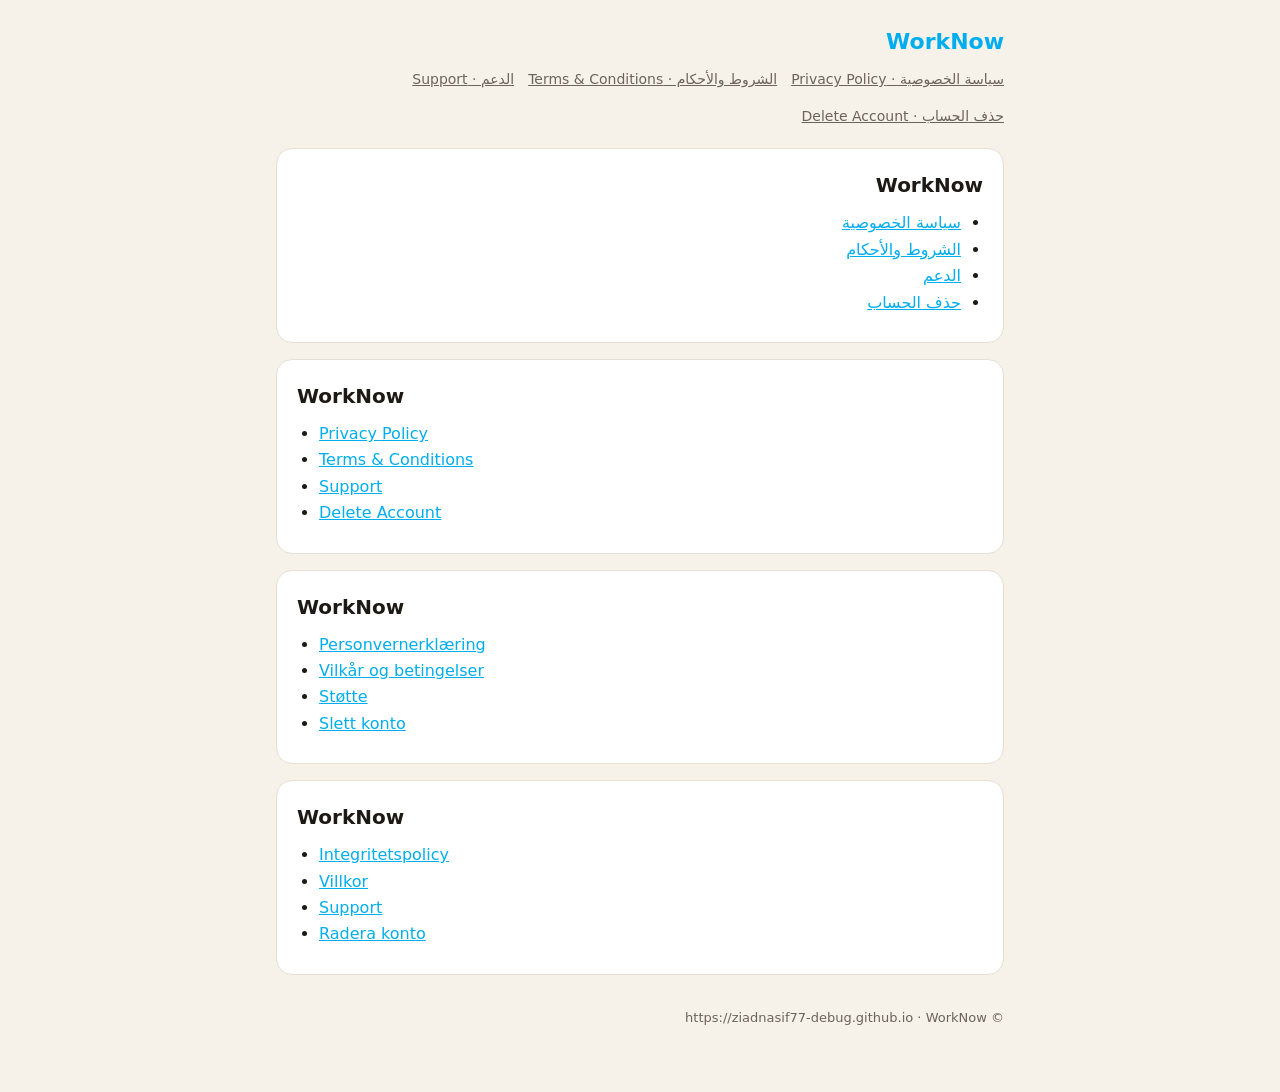
<file: index.html>
<!doctype html>
<html lang="ar" dir="rtl">
<head>
<meta charset="utf-8">
<meta name="viewport" content="width=device-width, initial-scale=1">
<title>WorkNow</title>
<link rel="stylesheet" href="style.css">
</head>
<body>
<div class="wrap">
<header><a class="brand" href="">WorkNow</a></header>
<nav class="pages"><a href="privacy/">سياسة الخصوصية · Privacy Policy</a><a href="terms/">الشروط والأحكام · Terms &amp; Conditions</a><a href="support/">الدعم · Support</a><a href="delete-account/">حذف الحساب · Delete Account</a></nav>
<section class="lang" lang="ar" dir="rtl">
<h2>WorkNow</h2>
<ul><li><a href="privacy/#ar">سياسة الخصوصية</a></li><li><a href="terms/#ar">الشروط والأحكام</a></li><li><a href="support/#ar">الدعم</a></li><li><a href="delete-account/#ar">حذف الحساب</a></li></ul>
</section>
<section class="lang" lang="en" dir="ltr">
<h2>WorkNow</h2>
<ul><li><a href="privacy/#en">Privacy Policy</a></li><li><a href="terms/#en">Terms &amp; Conditions</a></li><li><a href="support/#en">Support</a></li><li><a href="delete-account/#en">Delete Account</a></li></ul>
</section>
<section class="lang" lang="no" dir="ltr">
<h2>WorkNow</h2>
<ul><li><a href="privacy/#no">Personvernerklæring</a></li><li><a href="terms/#no">Vilkår og betingelser</a></li><li><a href="support/#no">Støtte</a></li><li><a href="delete-account/#no">Slett konto</a></li></ul>
</section>
<section class="lang" lang="sv" dir="ltr">
<h2>WorkNow</h2>
<ul><li><a href="privacy/#sv">Integritetspolicy</a></li><li><a href="terms/#sv">Villkor</a></li><li><a href="support/#sv">Support</a></li><li><a href="delete-account/#sv">Radera konto</a></li></ul>
</section>
<footer>© WorkNow · <span dir="ltr">https://ziadnasif77-debug.github.io</span></footer>
</div>
</body>
</html>
</file>
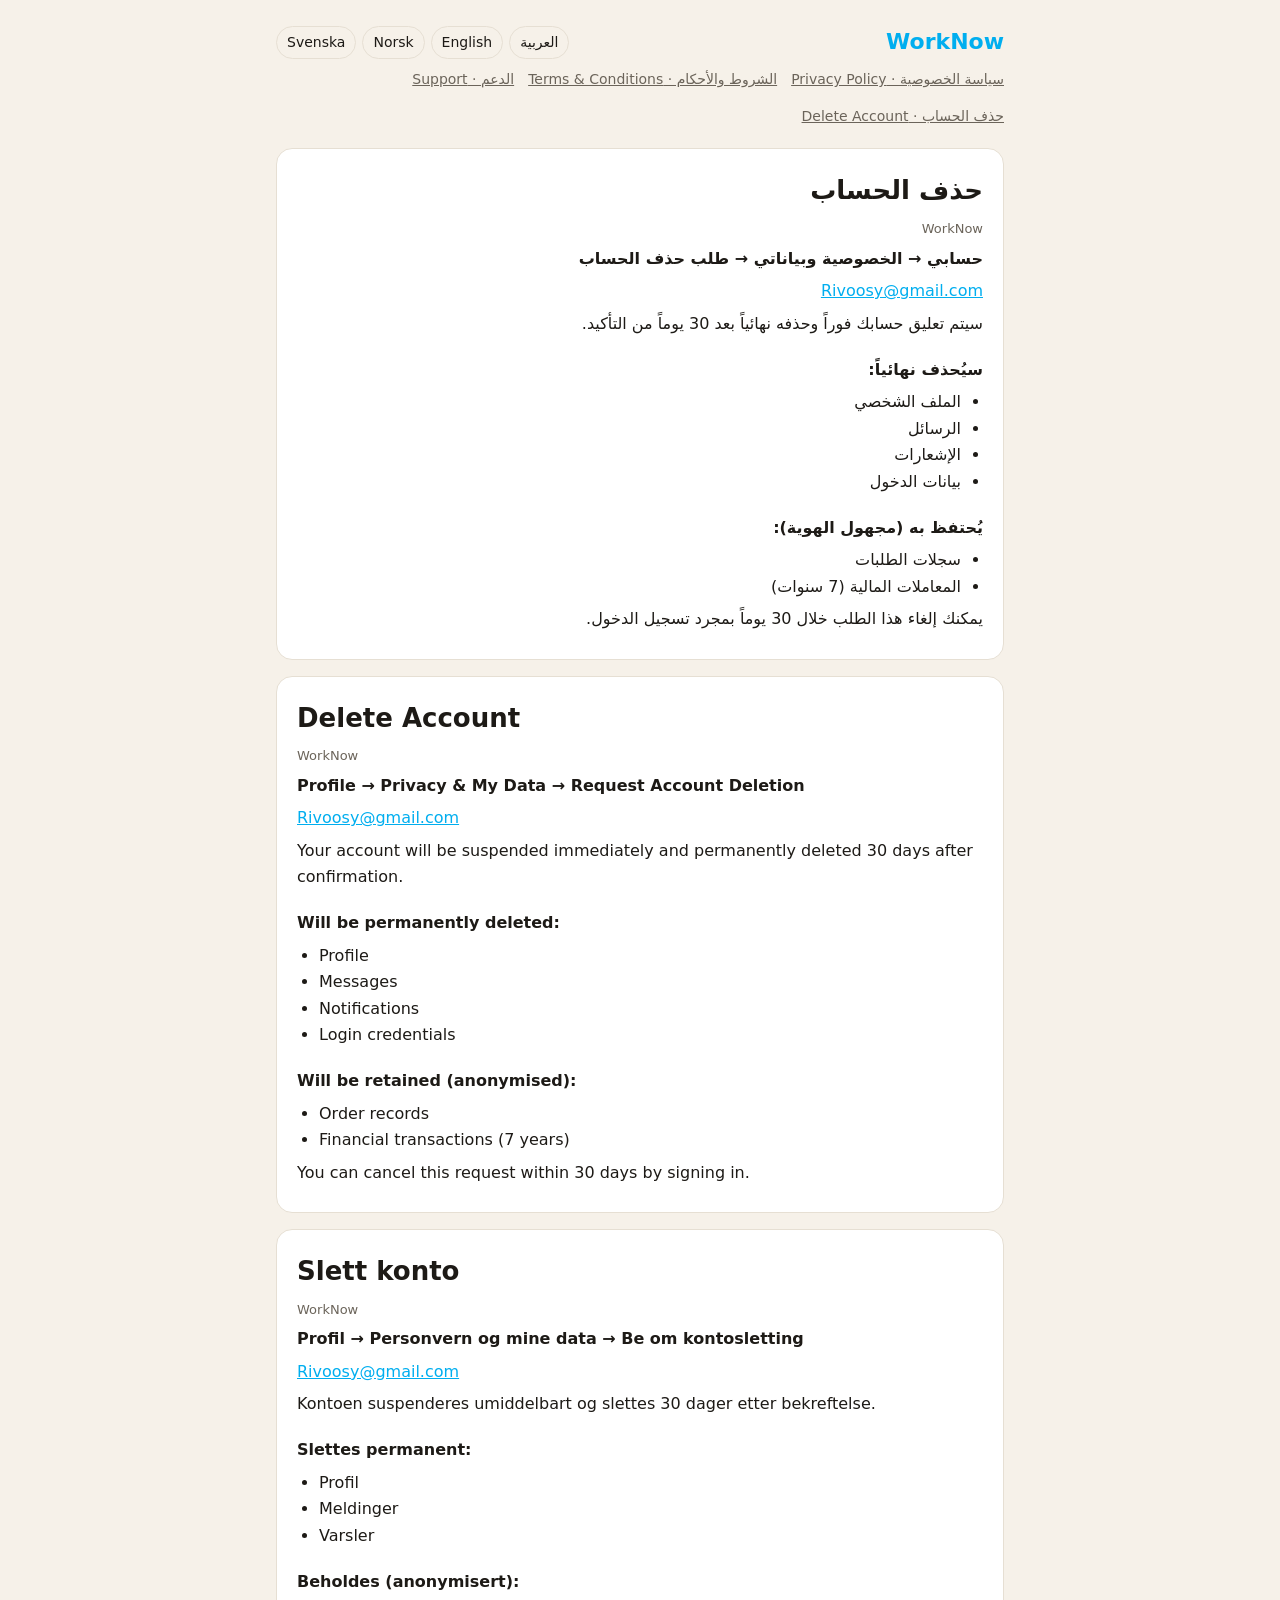
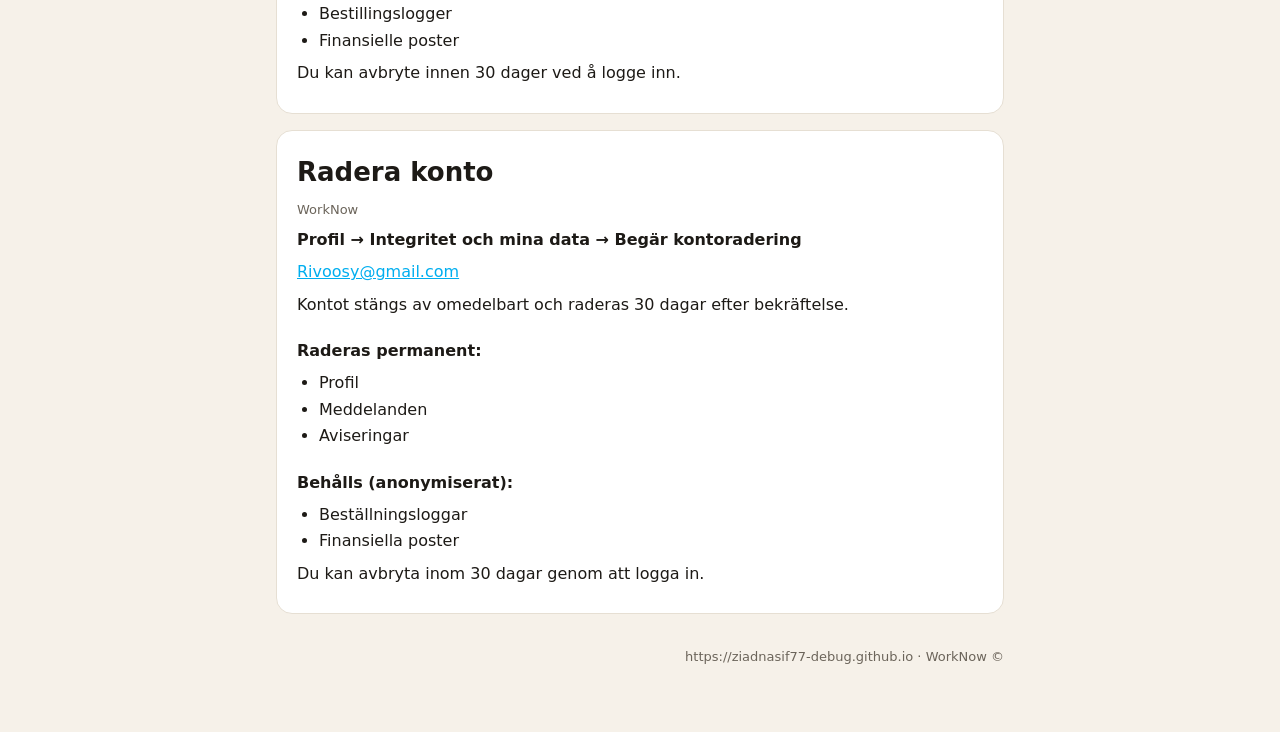
<file: delete-account/index.html>
<!doctype html>
<html lang="ar" dir="rtl">
<head>
<meta charset="utf-8">
<meta name="viewport" content="width=device-width, initial-scale=1">
<title>Delete Account — WorkNow</title>
<link rel="stylesheet" href="../style.css">
</head>
<body>
<div class="wrap">
<header><a class="brand" href="../">WorkNow</a><nav class="langs"><a href="#ar" lang="ar">العربية</a><a href="#en" lang="en">English</a><a href="#no" lang="no">Norsk</a><a href="#sv" lang="sv">Svenska</a></nav></header>
<nav class="pages"><a href="../privacy/">سياسة الخصوصية · Privacy Policy</a><a href="../terms/">الشروط والأحكام · Terms &amp; Conditions</a><a href="../support/">الدعم · Support</a><a href="../delete-account/">حذف الحساب · Delete Account</a></nav>
<section class="lang" id="ar" lang="ar" dir="rtl">
<h1>حذف الحساب</h1>
<p class="meta">WorkNow</p>
<p><strong>حسابي → الخصوصية وبياناتي → طلب حذف الحساب</strong></p><p><a href="mailto:Rivoosy@gmail.com?subject=%D8%AD%D8%B0%D9%81%20%D8%A7%D9%84%D8%AD%D8%B3%D8%A7%D8%A8">Rivoosy@gmail.com</a></p><p>سيتم تعليق حسابك فوراً وحذفه نهائياً بعد 30 يوماً من التأكيد.</p><h3>سيُحذف نهائياً:</h3><ul><li>الملف الشخصي</li><li>الرسائل</li><li>الإشعارات</li><li>بيانات الدخول</li></ul><h3>يُحتفظ به (مجهول الهوية):</h3><ul><li>سجلات الطلبات</li><li>المعاملات المالية (7 سنوات)</li></ul><p>يمكنك إلغاء هذا الطلب خلال 30 يوماً بمجرد تسجيل الدخول.</p>
</section>
<section class="lang" id="en" lang="en" dir="ltr">
<h1>Delete Account</h1>
<p class="meta">WorkNow</p>
<p><strong>Profile → Privacy &amp; My Data → Request Account Deletion</strong></p><p><a href="mailto:Rivoosy@gmail.com?subject=Delete%20Account">Rivoosy@gmail.com</a></p><p>Your account will be suspended immediately and permanently deleted 30 days after confirmation.</p><h3>Will be permanently deleted:</h3><ul><li>Profile</li><li>Messages</li><li>Notifications</li><li>Login credentials</li></ul><h3>Will be retained (anonymised):</h3><ul><li>Order records</li><li>Financial transactions (7 years)</li></ul><p>You can cancel this request within 30 days by signing in.</p>
</section>
<section class="lang" id="no" lang="no" dir="ltr">
<h1>Slett konto</h1>
<p class="meta">WorkNow</p>
<p><strong>Profil → Personvern og mine data → Be om kontosletting</strong></p><p><a href="mailto:Rivoosy@gmail.com?subject=Slett%20konto">Rivoosy@gmail.com</a></p><p>Kontoen suspenderes umiddelbart og slettes 30 dager etter bekreftelse.</p><h3>Slettes permanent:</h3><ul><li>Profil</li><li>Meldinger</li><li>Varsler</li></ul><h3>Beholdes (anonymisert):</h3><ul><li>Bestillingslogger</li><li>Finansielle poster</li></ul><p>Du kan avbryte innen 30 dager ved å logge inn.</p>
</section>
<section class="lang" id="sv" lang="sv" dir="ltr">
<h1>Radera konto</h1>
<p class="meta">WorkNow</p>
<p><strong>Profil → Integritet och mina data → Begär kontoradering</strong></p><p><a href="mailto:Rivoosy@gmail.com?subject=Radera%20konto">Rivoosy@gmail.com</a></p><p>Kontot stängs av omedelbart och raderas 30 dagar efter bekräftelse.</p><h3>Raderas permanent:</h3><ul><li>Profil</li><li>Meddelanden</li><li>Aviseringar</li></ul><h3>Behålls (anonymiserat):</h3><ul><li>Beställningsloggar</li><li>Finansiella poster</li></ul><p>Du kan avbryta inom 30 dagar genom att logga in.</p>
</section>
<footer>© WorkNow · <span dir="ltr">https://ziadnasif77-debug.github.io</span></footer>
</div>
</body>
</html>
</file>
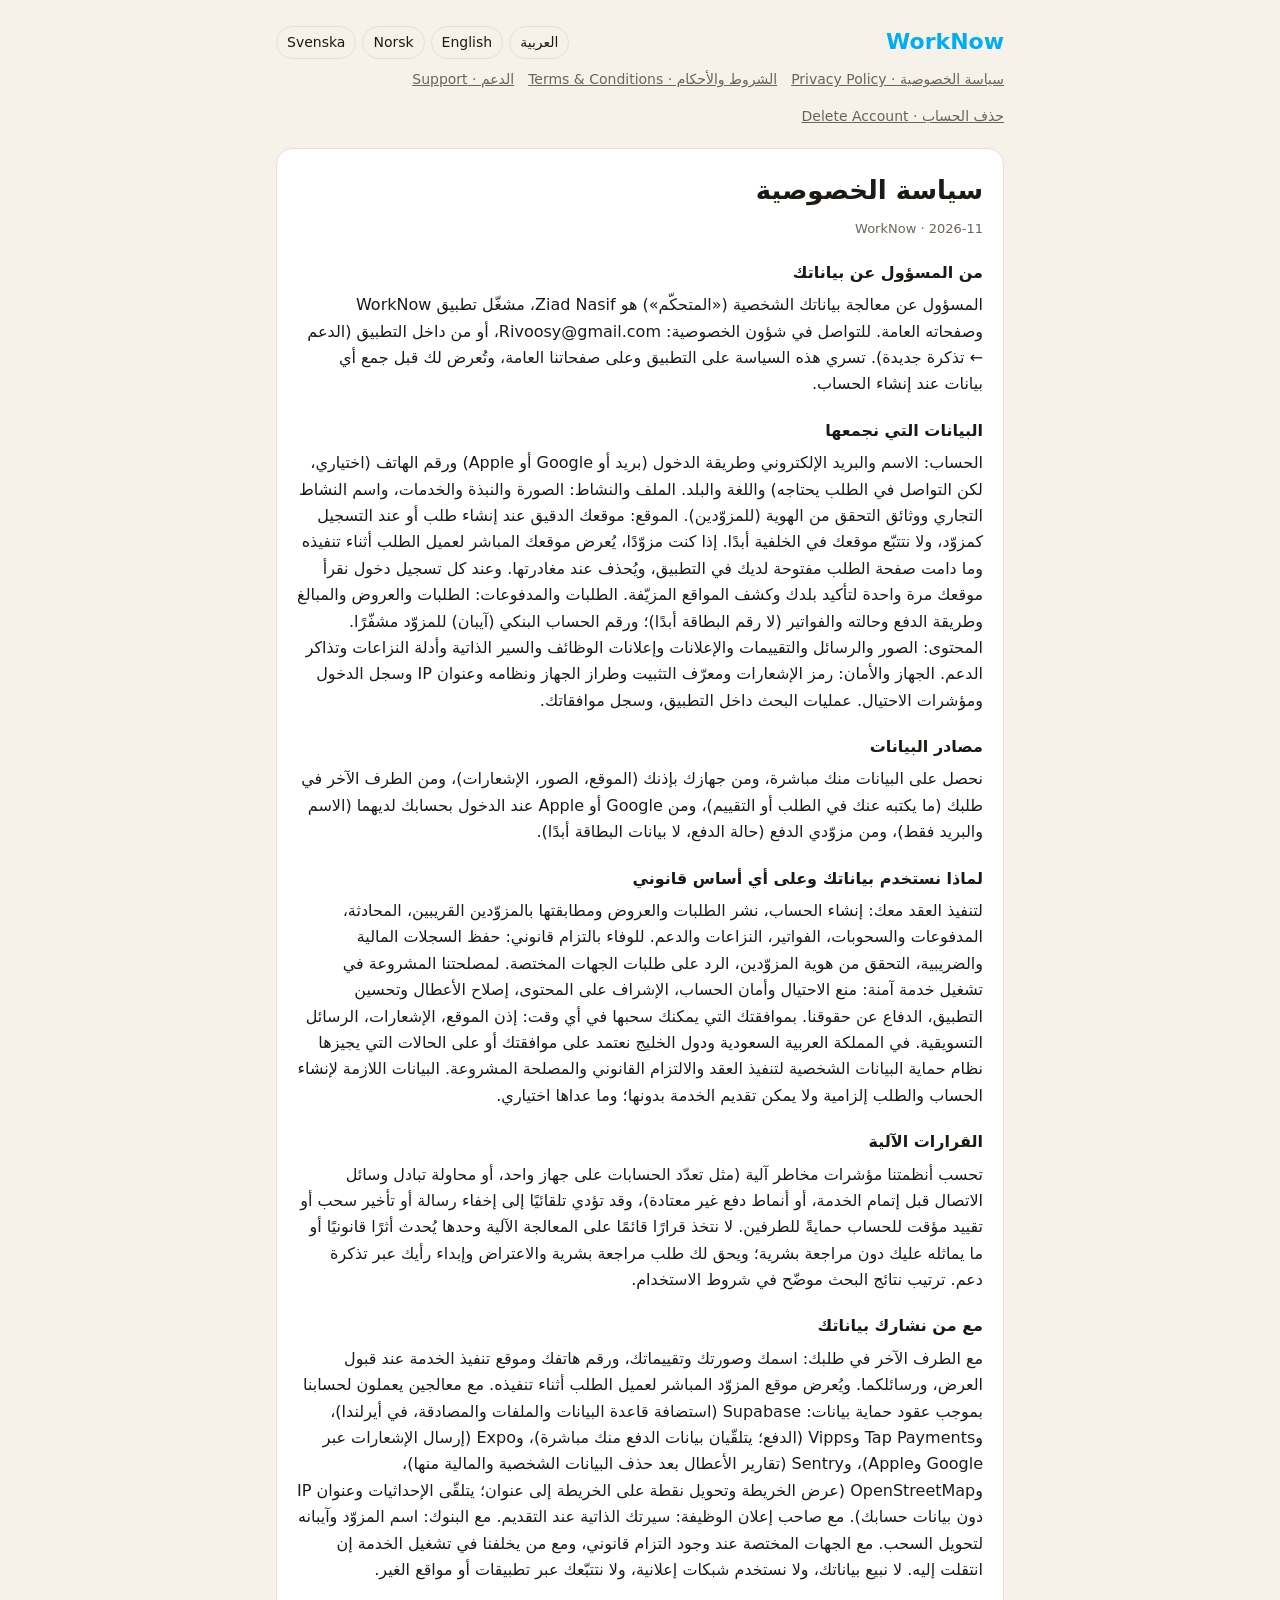
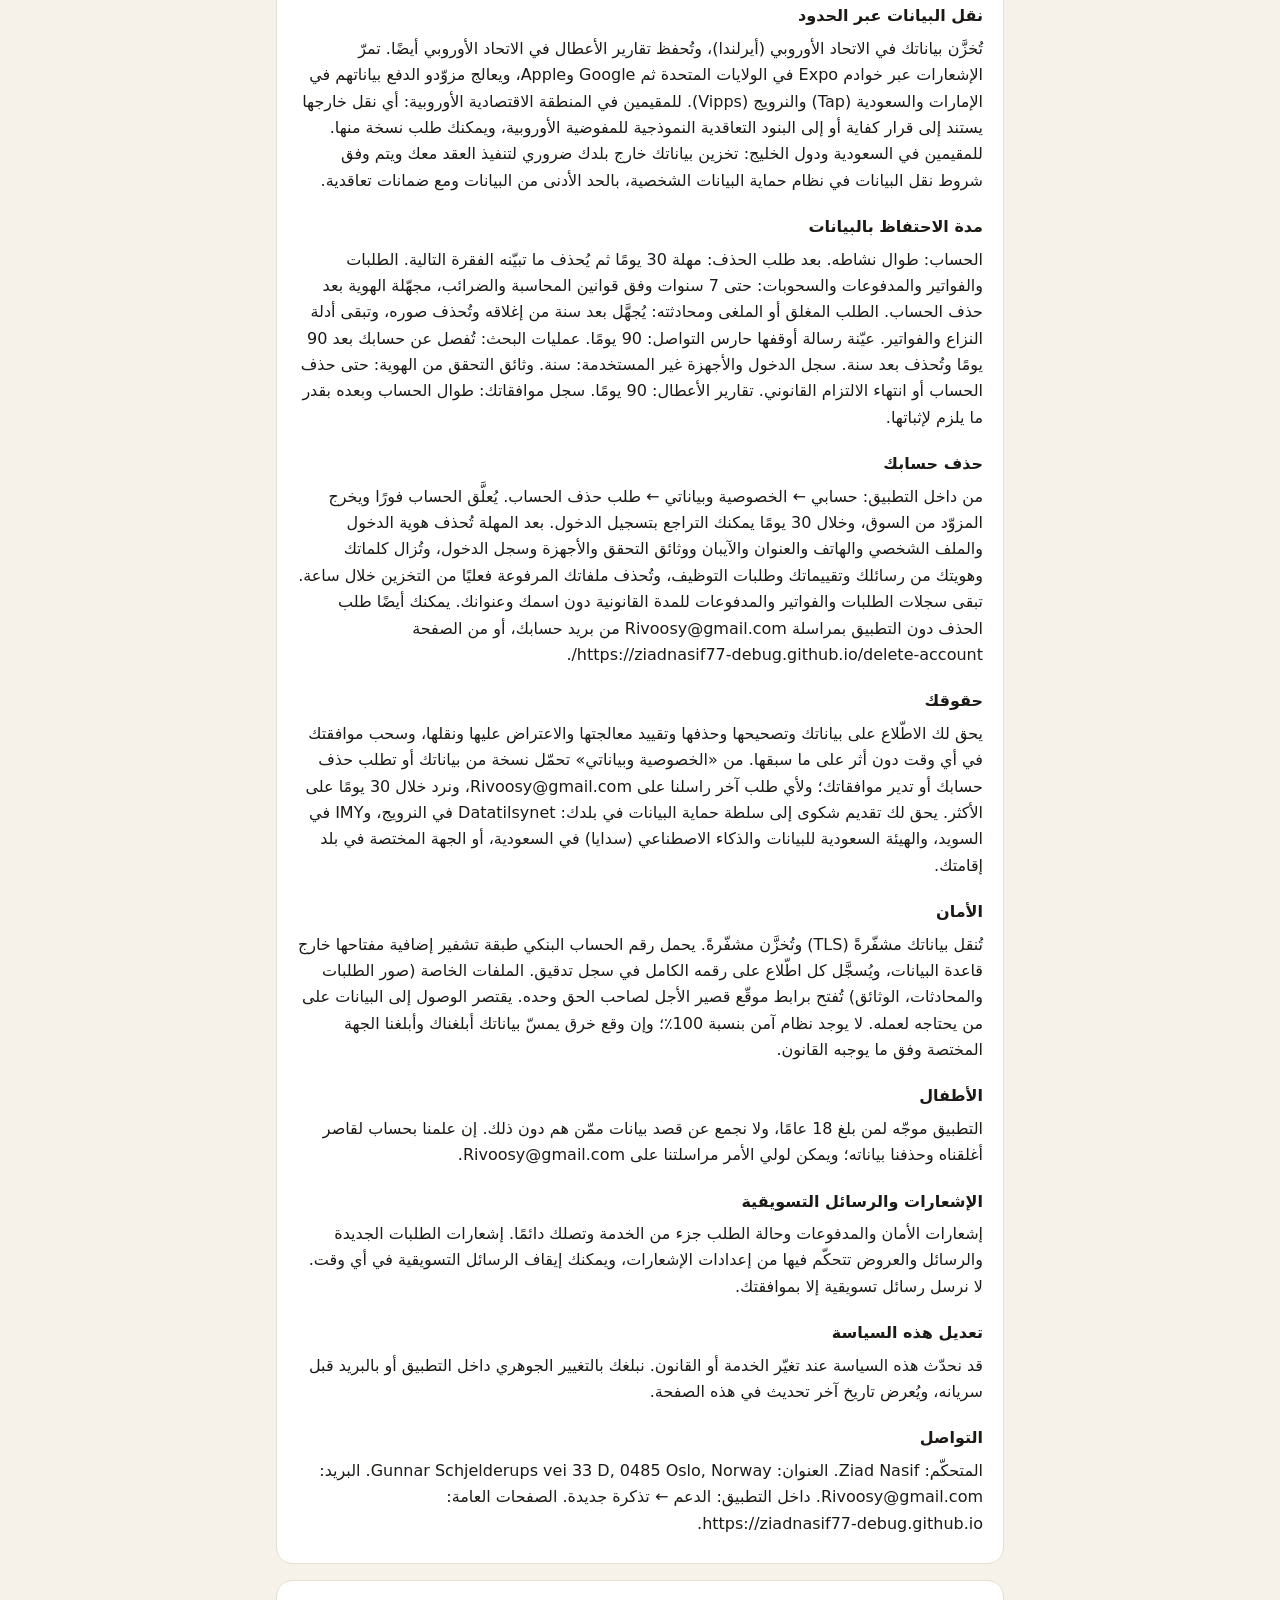
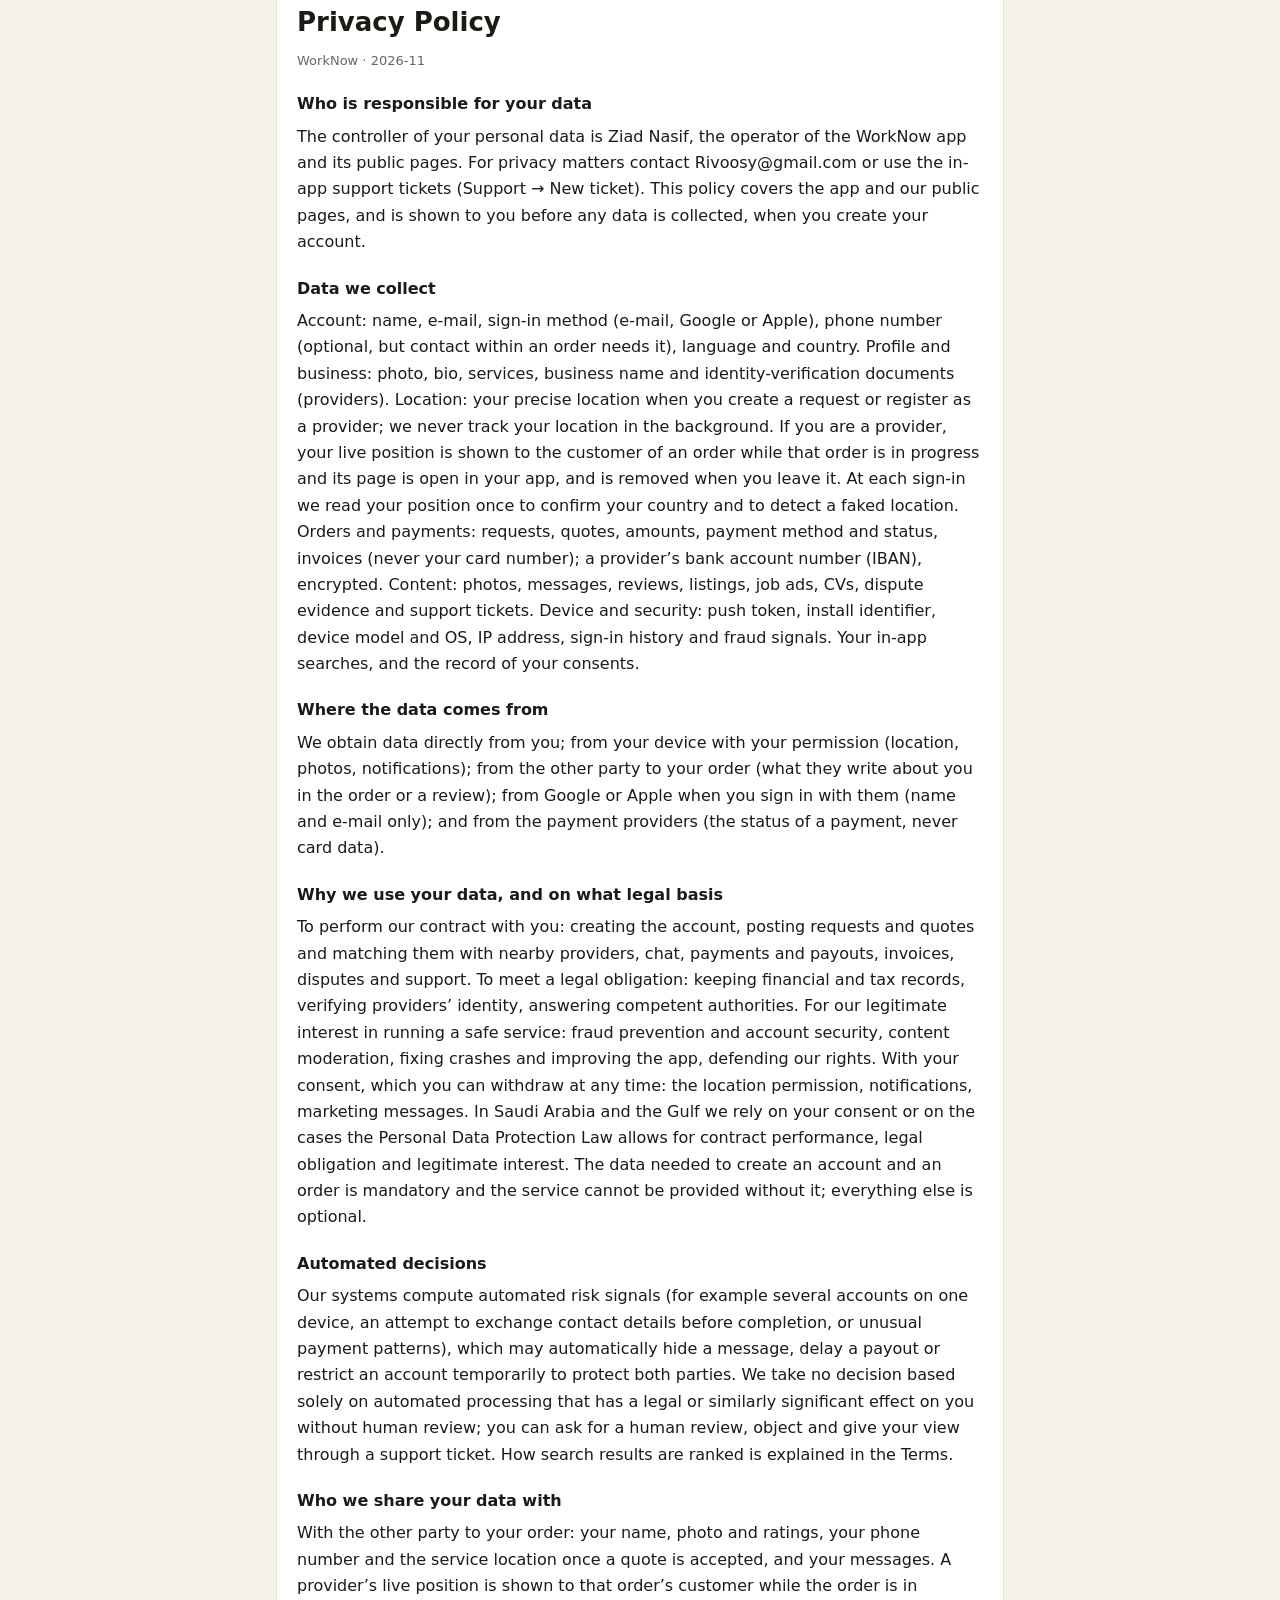
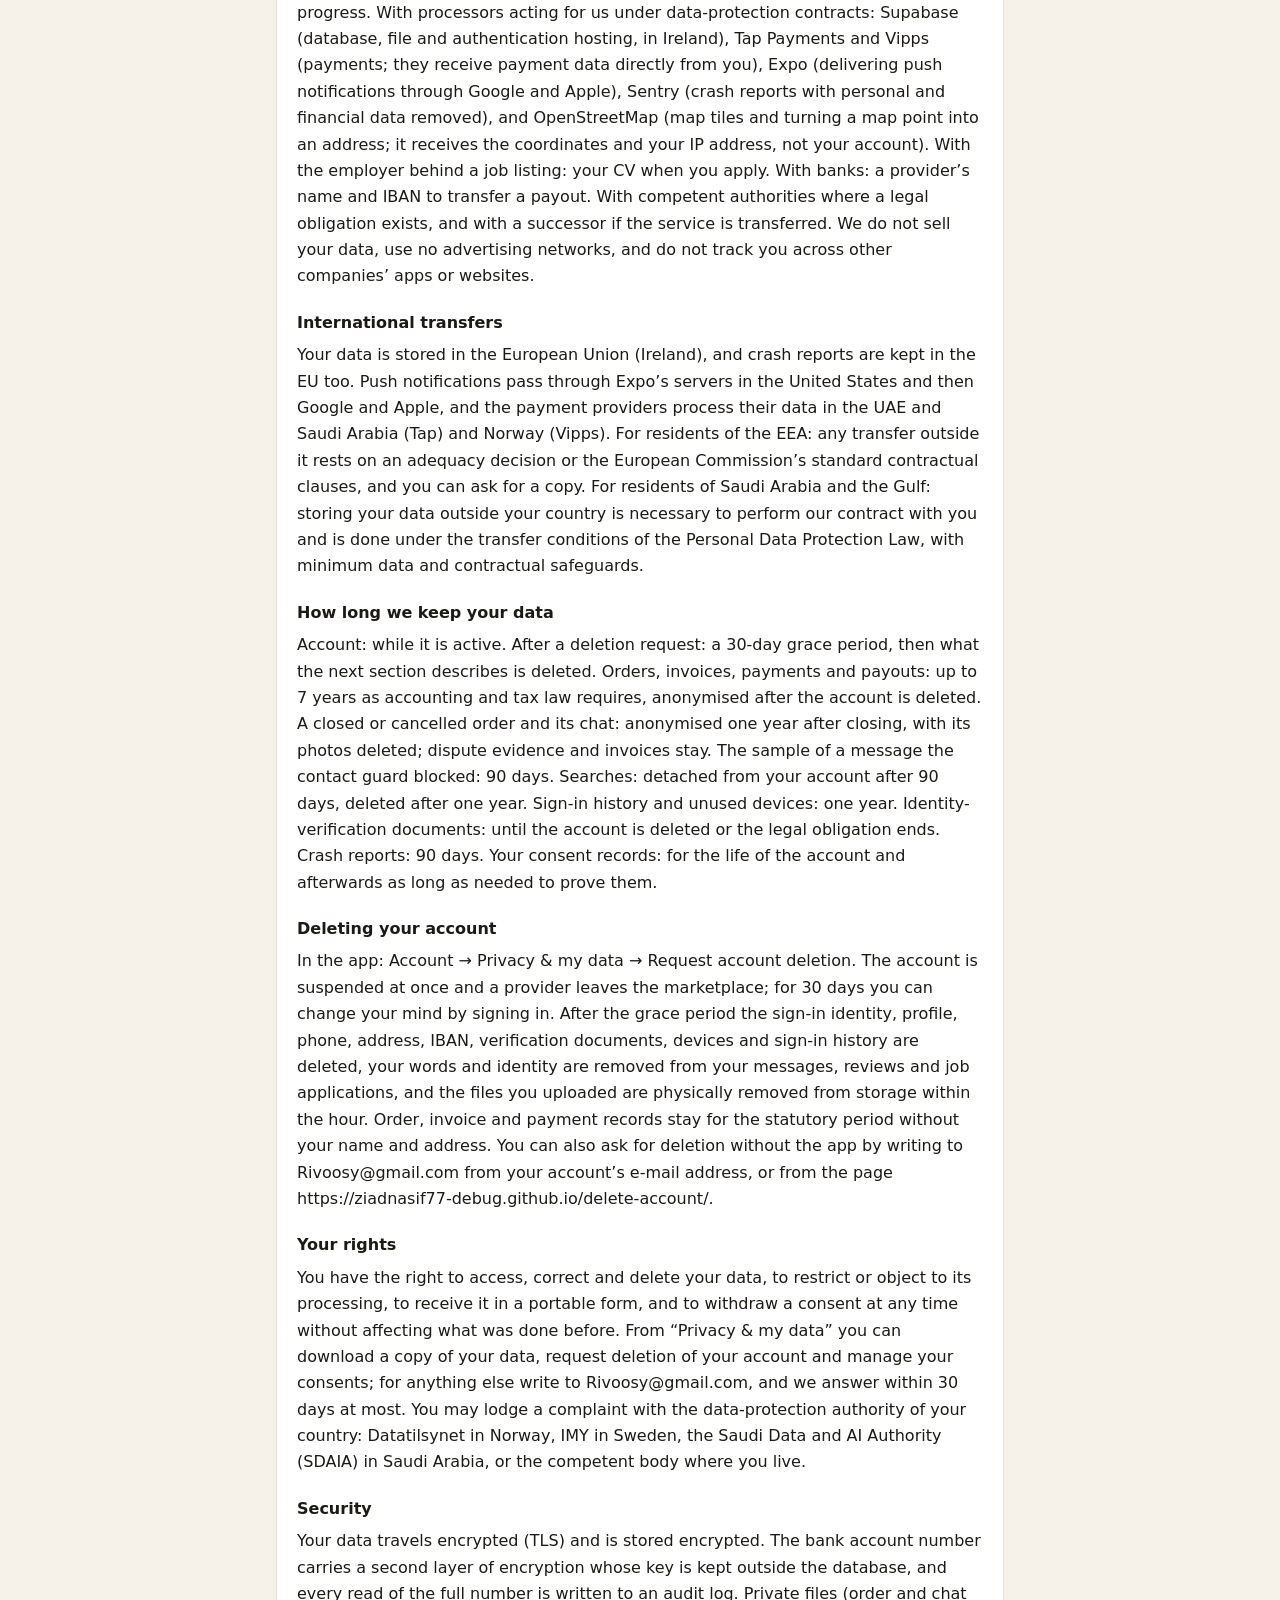
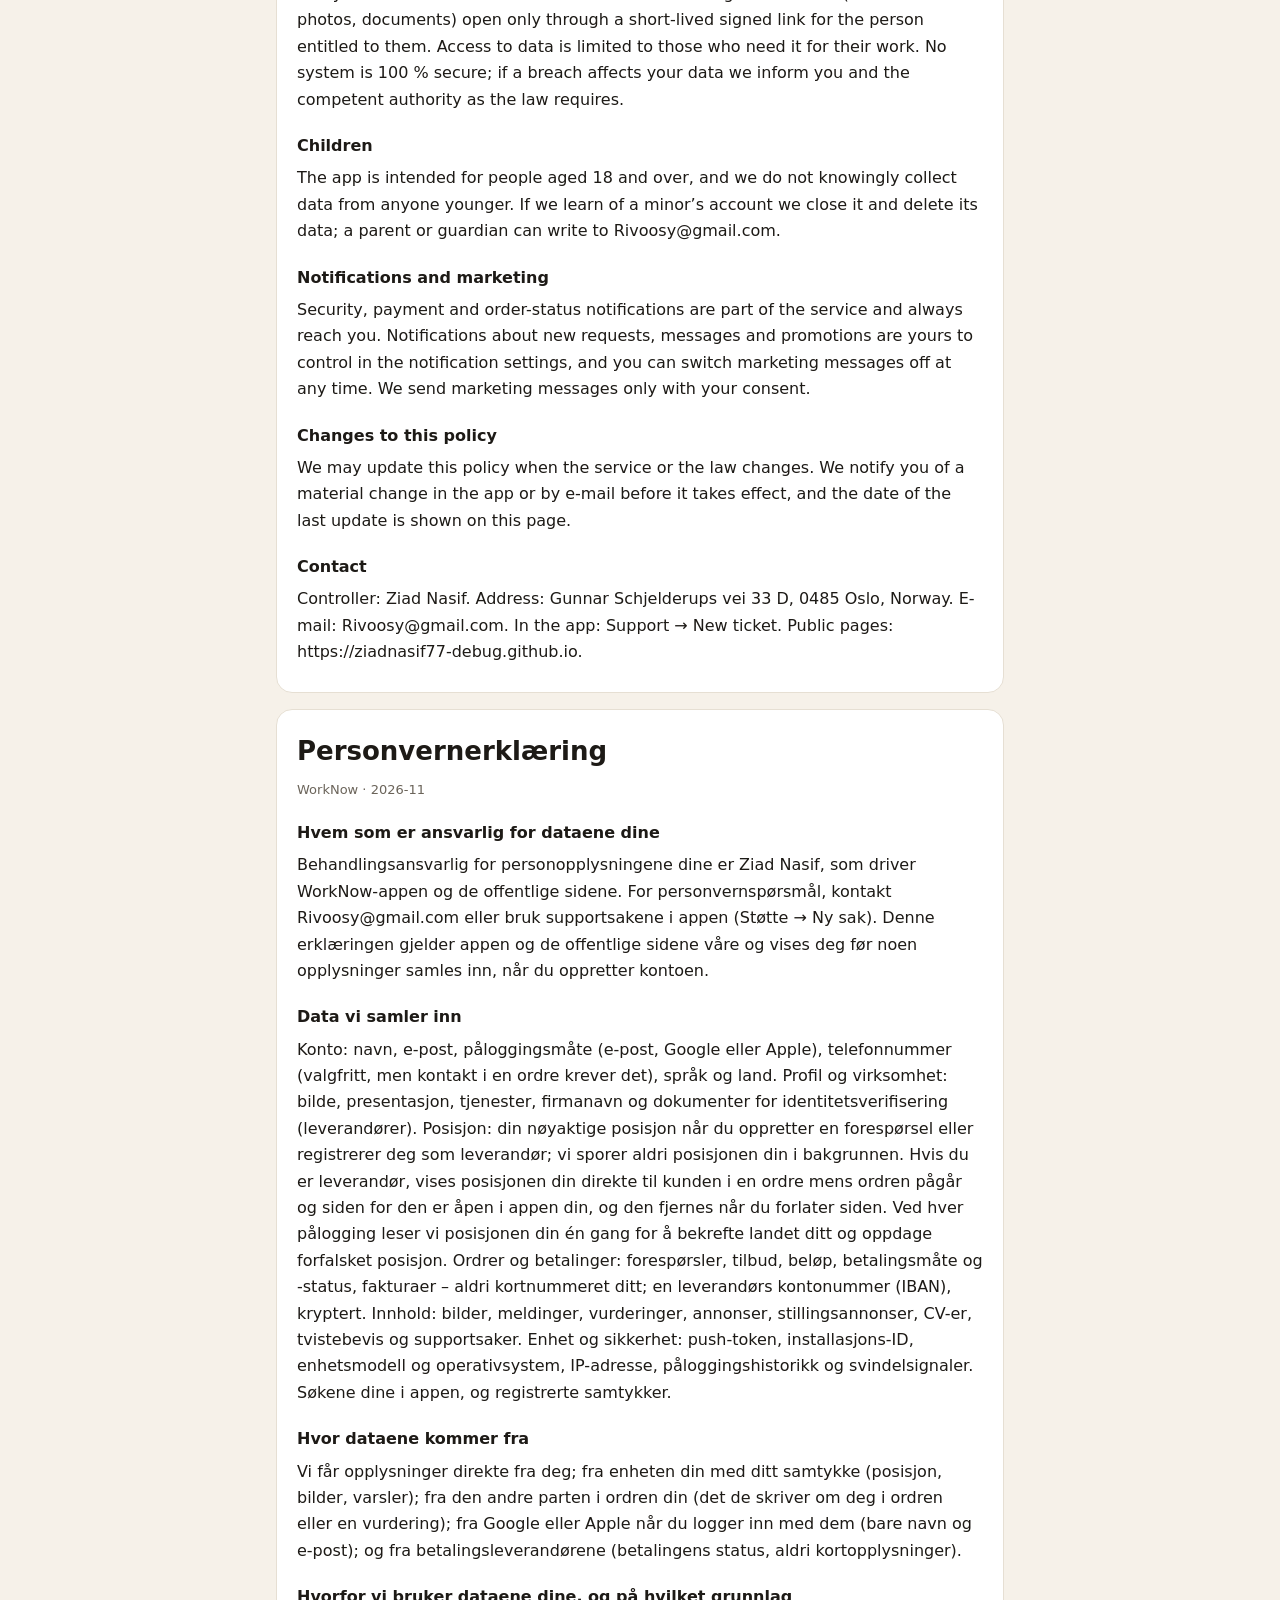
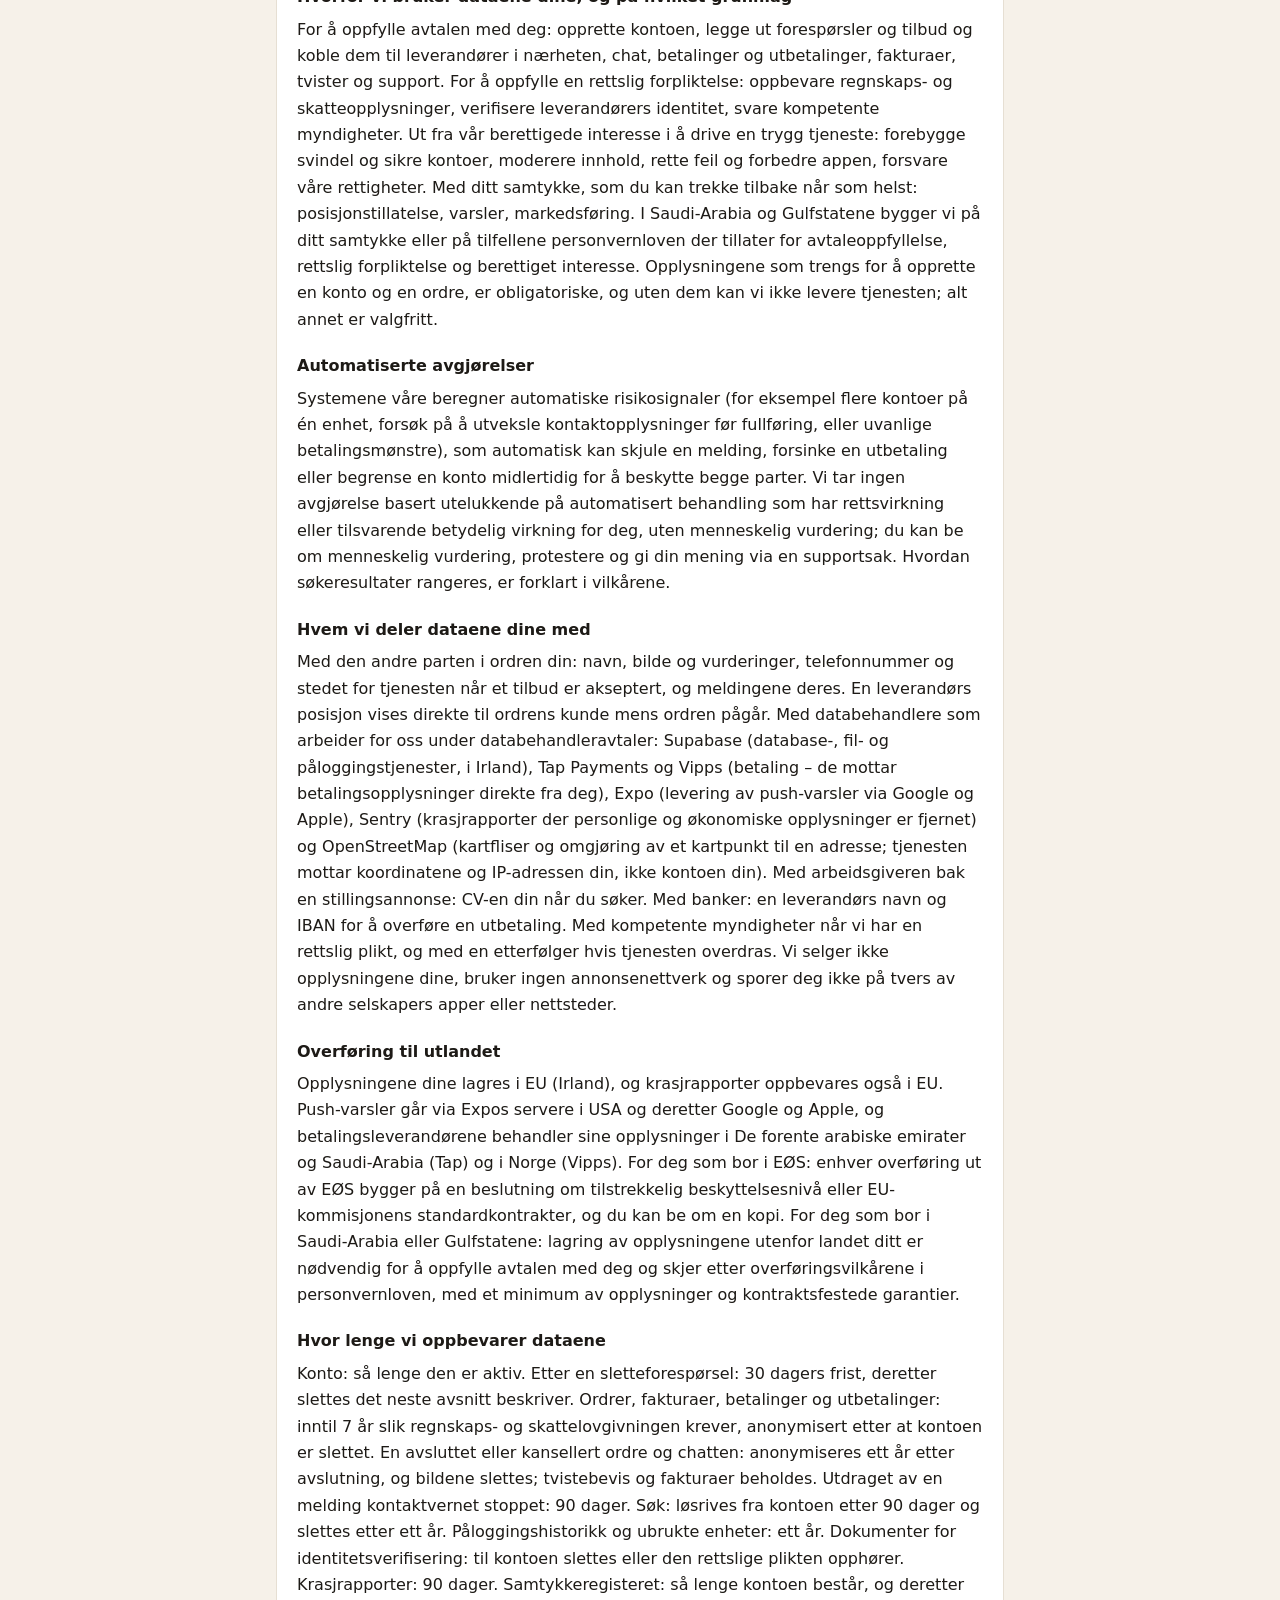
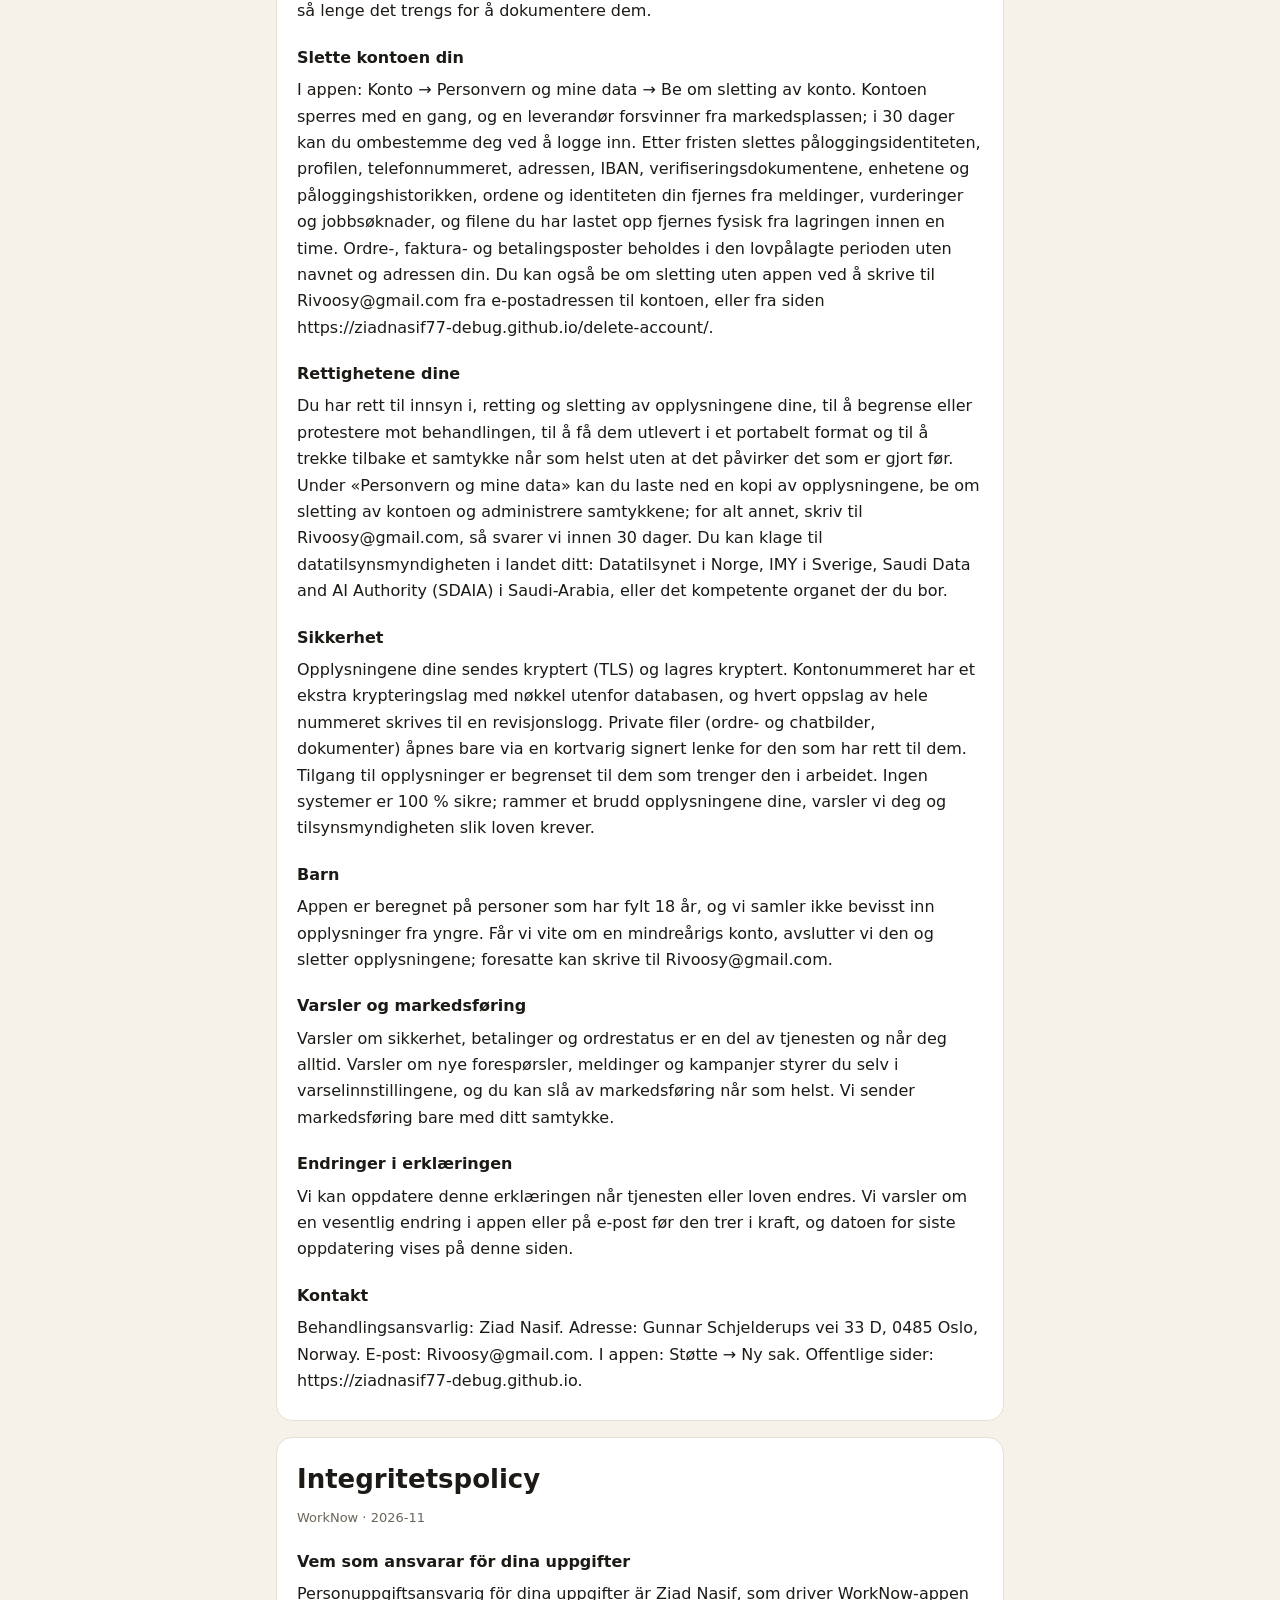
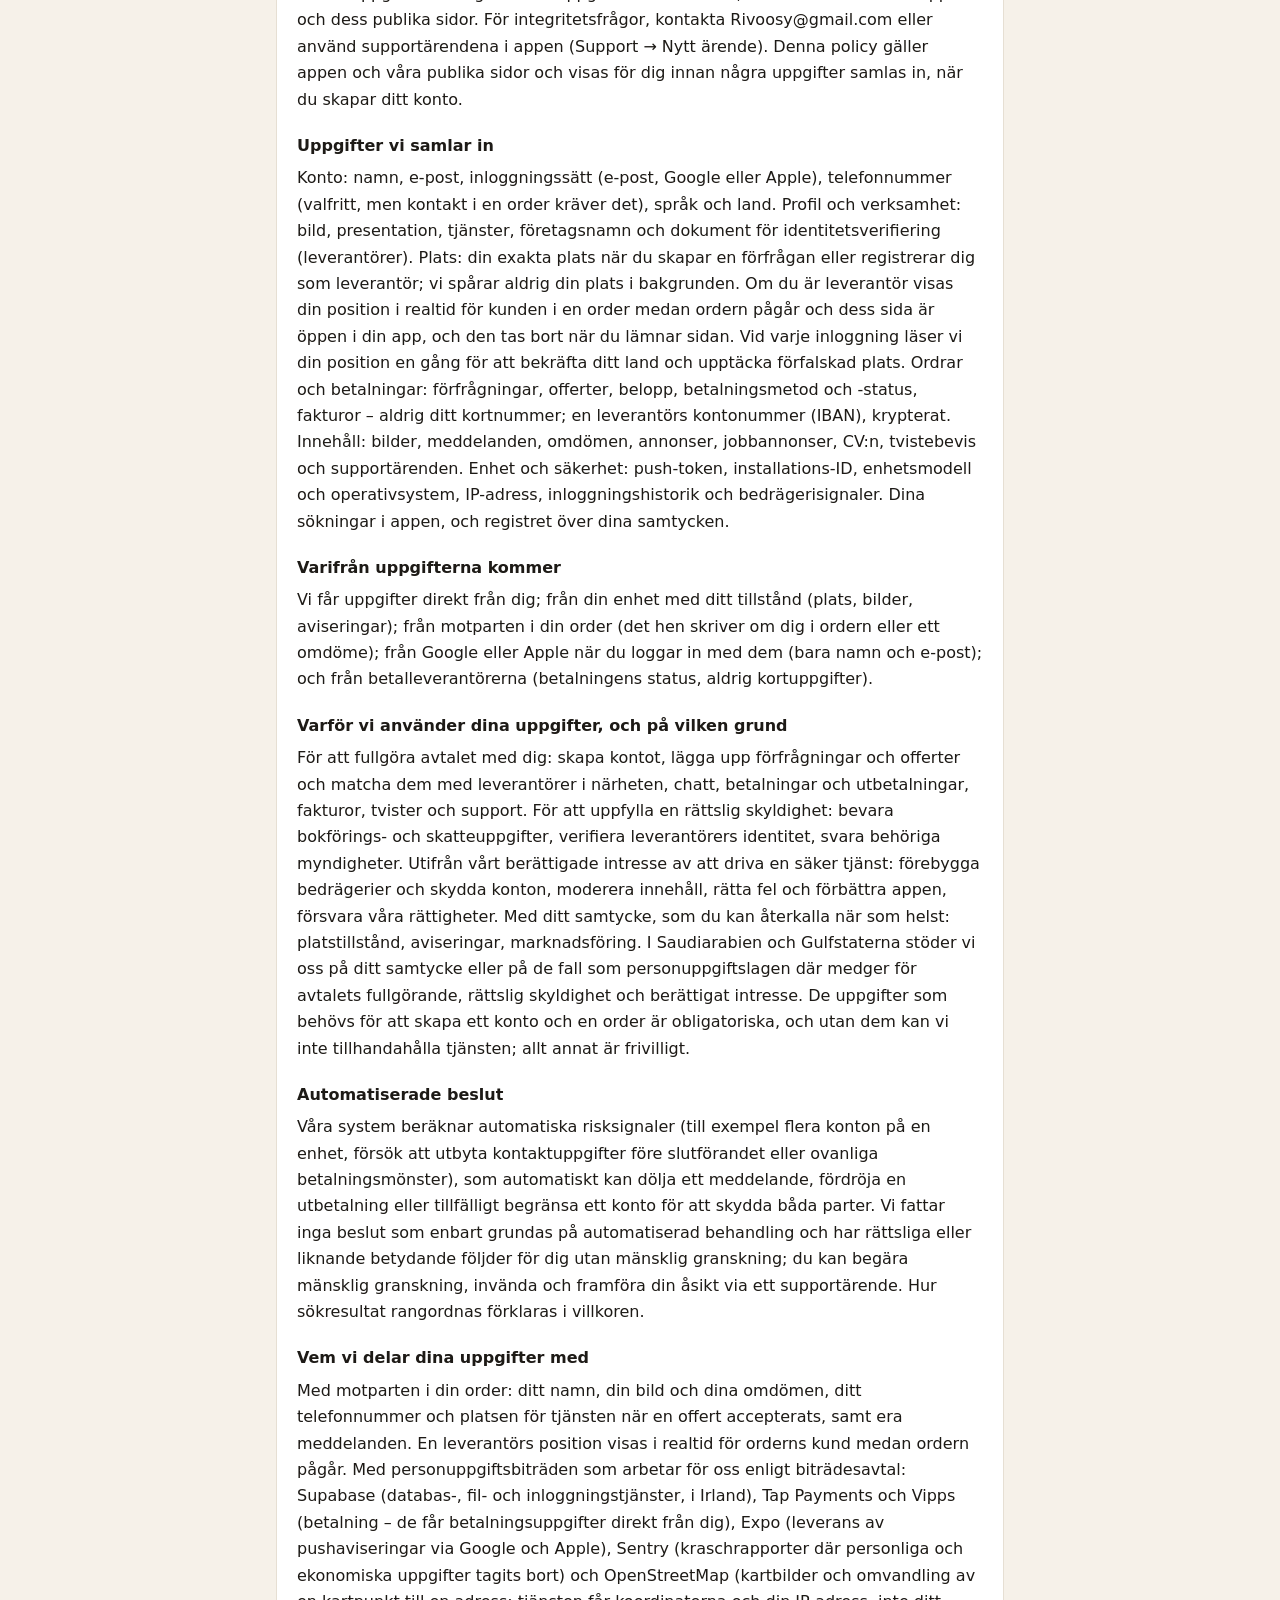
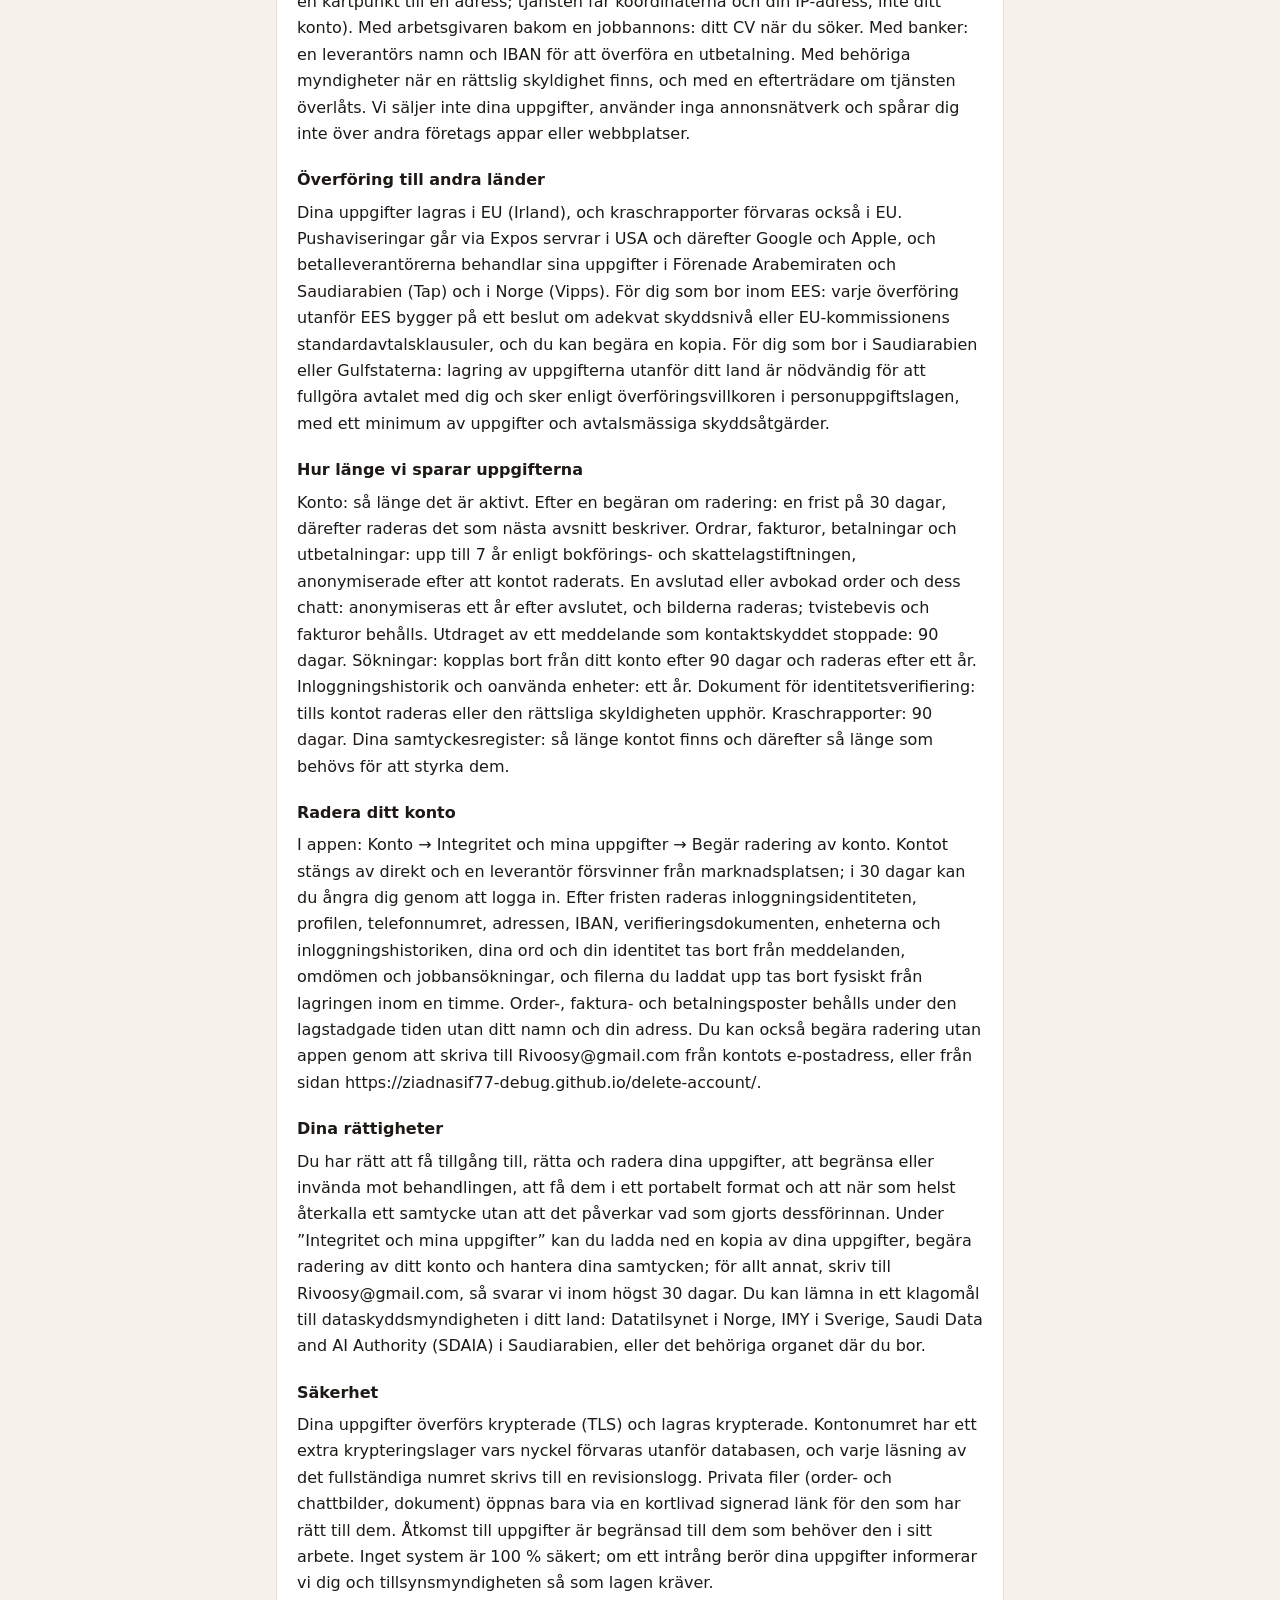
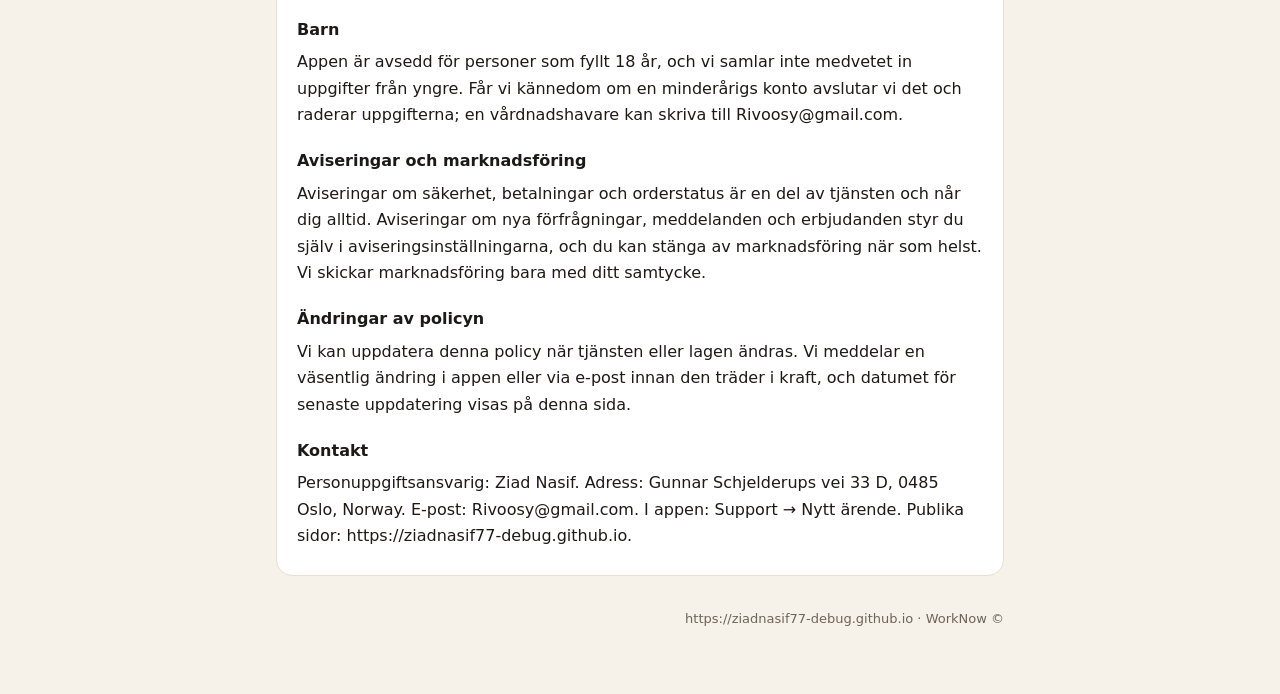
<file: privacy/index.html>
<!doctype html>
<html lang="ar" dir="rtl">
<head>
<meta charset="utf-8">
<meta name="viewport" content="width=device-width, initial-scale=1">
<title>Privacy Policy — WorkNow</title>
<link rel="stylesheet" href="../style.css">
</head>
<body>
<div class="wrap">
<header><a class="brand" href="../">WorkNow</a><nav class="langs"><a href="#ar" lang="ar">العربية</a><a href="#en" lang="en">English</a><a href="#no" lang="no">Norsk</a><a href="#sv" lang="sv">Svenska</a></nav></header>
<nav class="pages"><a href="../privacy/">سياسة الخصوصية · Privacy Policy</a><a href="../terms/">الشروط والأحكام · Terms &amp; Conditions</a><a href="../support/">الدعم · Support</a><a href="../delete-account/">حذف الحساب · Delete Account</a></nav>
<section class="lang" id="ar" lang="ar" dir="rtl">
<h1>سياسة الخصوصية</h1>
<p class="meta">WorkNow · 2026-11</p>
<h3>من المسؤول عن بياناتك</h3><p>المسؤول عن معالجة بياناتك الشخصية («المتحكّم») هو Ziad Nasif، مشغّل تطبيق WorkNow وصفحاته العامة. للتواصل في شؤون الخصوصية: Rivoosy@gmail.com، أو من داخل التطبيق (الدعم ← تذكرة جديدة). تسري هذه السياسة على التطبيق وعلى صفحاتنا العامة، وتُعرض لك قبل جمع أي بيانات عند إنشاء الحساب.</p><h3>البيانات التي نجمعها</h3><p>الحساب: الاسم والبريد الإلكتروني وطريقة الدخول (بريد أو Google أو Apple) ورقم الهاتف (اختياري، لكن التواصل في الطلب يحتاجه) واللغة والبلد. الملف والنشاط: الصورة والنبذة والخدمات، واسم النشاط التجاري ووثائق التحقق من الهوية (للمزوّدين). الموقع: موقعك الدقيق عند إنشاء طلب أو عند التسجيل كمزوّد، ولا نتتبّع موقعك في الخلفية أبدًا. إذا كنت مزوّدًا، يُعرض موقعك المباشر لعميل الطلب أثناء تنفيذه وما دامت صفحة الطلب مفتوحة لديك في التطبيق، ويُحذف عند مغادرتها. وعند كل تسجيل دخول نقرأ موقعك مرة واحدة لتأكيد بلدك وكشف المواقع المزيّفة. الطلبات والمدفوعات: الطلبات والعروض والمبالغ وطريقة الدفع وحالته والفواتير (لا رقم البطاقة أبدًا)؛ ورقم الحساب البنكي (آيبان) للمزوّد مشفّرًا. المحتوى: الصور والرسائل والتقييمات والإعلانات وإعلانات الوظائف والسير الذاتية وأدلة النزاعات وتذاكر الدعم. الجهاز والأمان: رمز الإشعارات ومعرّف التثبيت وطراز الجهاز ونظامه وعنوان IP وسجل الدخول ومؤشرات الاحتيال. عمليات البحث داخل التطبيق، وسجل موافقاتك.</p><h3>مصادر البيانات</h3><p>نحصل على البيانات منك مباشرة، ومن جهازك بإذنك (الموقع، الصور، الإشعارات)، ومن الطرف الآخر في طلبك (ما يكتبه عنك في الطلب أو التقييم)، ومن Google أو Apple عند الدخول بحسابك لديهما (الاسم والبريد فقط)، ومن مزوّدي الدفع (حالة الدفع، لا بيانات البطاقة أبدًا).</p><h3>لماذا نستخدم بياناتك وعلى أي أساس قانوني</h3><p>لتنفيذ العقد معك: إنشاء الحساب، نشر الطلبات والعروض ومطابقتها بالمزوّدين القريبين، المحادثة، المدفوعات والسحوبات، الفواتير، النزاعات والدعم. للوفاء بالتزام قانوني: حفظ السجلات المالية والضريبية، التحقق من هوية المزوّدين، الرد على طلبات الجهات المختصة. لمصلحتنا المشروعة في تشغيل خدمة آمنة: منع الاحتيال وأمان الحساب، الإشراف على المحتوى، إصلاح الأعطال وتحسين التطبيق، الدفاع عن حقوقنا. بموافقتك التي يمكنك سحبها في أي وقت: إذن الموقع، الإشعارات، الرسائل التسويقية. في المملكة العربية السعودية ودول الخليج نعتمد على موافقتك أو على الحالات التي يجيزها نظام حماية البيانات الشخصية لتنفيذ العقد والالتزام القانوني والمصلحة المشروعة. البيانات اللازمة لإنشاء الحساب والطلب إلزامية ولا يمكن تقديم الخدمة بدونها؛ وما عداها اختياري.</p><h3>القرارات الآلية</h3><p>تحسب أنظمتنا مؤشرات مخاطر آلية (مثل تعدّد الحسابات على جهاز واحد، أو محاولة تبادل وسائل الاتصال قبل إتمام الخدمة، أو أنماط دفع غير معتادة)، وقد تؤدي تلقائيًا إلى إخفاء رسالة أو تأخير سحب أو تقييد مؤقت للحساب حمايةً للطرفين. لا نتخذ قرارًا قائمًا على المعالجة الآلية وحدها يُحدث أثرًا قانونيًا أو ما يماثله عليك دون مراجعة بشرية؛ ويحق لك طلب مراجعة بشرية والاعتراض وإبداء رأيك عبر تذكرة دعم. ترتيب نتائج البحث موضّح في شروط الاستخدام.</p><h3>مع من نشارك بياناتك</h3><p>مع الطرف الآخر في طلبك: اسمك وصورتك وتقييماتك، ورقم هاتفك وموقع تنفيذ الخدمة عند قبول العرض، ورسائلكما. ويُعرض موقع المزوّد المباشر لعميل الطلب أثناء تنفيذه. مع معالجين يعملون لحسابنا بموجب عقود حماية بيانات: Supabase (استضافة قاعدة البيانات والملفات والمصادقة، في أيرلندا)، وTap Payments وVipps (الدفع؛ يتلقّيان بيانات الدفع منك مباشرة)، وExpo (إرسال الإشعارات عبر Google وApple)، وSentry (تقارير الأعطال بعد حذف البيانات الشخصية والمالية منها)، وOpenStreetMap (عرض الخريطة وتحويل نقطة على الخريطة إلى عنوان؛ يتلقّى الإحداثيات وعنوان IP دون بيانات حسابك). مع صاحب إعلان الوظيفة: سيرتك الذاتية عند التقديم. مع البنوك: اسم المزوّد وآيبانه لتحويل السحب. مع الجهات المختصة عند وجود التزام قانوني، ومع من يخلفنا في تشغيل الخدمة إن انتقلت إليه. لا نبيع بياناتك، ولا نستخدم شبكات إعلانية، ولا نتتبّعك عبر تطبيقات أو مواقع الغير.</p><h3>نقل البيانات عبر الحدود</h3><p>تُخزَّن بياناتك في الاتحاد الأوروبي (أيرلندا)، وتُحفظ تقارير الأعطال في الاتحاد الأوروبي أيضًا. تمرّ الإشعارات عبر خوادم Expo في الولايات المتحدة ثم Google وApple، ويعالج مزوّدو الدفع بياناتهم في الإمارات والسعودية (Tap) والنرويج (Vipps). للمقيمين في المنطقة الاقتصادية الأوروبية: أي نقل خارجها يستند إلى قرار كفاية أو إلى البنود التعاقدية النموذجية للمفوضية الأوروبية، ويمكنك طلب نسخة منها. للمقيمين في السعودية ودول الخليج: تخزين بياناتك خارج بلدك ضروري لتنفيذ العقد معك ويتم وفق شروط نقل البيانات في نظام حماية البيانات الشخصية، بالحد الأدنى من البيانات ومع ضمانات تعاقدية.</p><h3>مدة الاحتفاظ بالبيانات</h3><p>الحساب: طوال نشاطه. بعد طلب الحذف: مهلة 30 يومًا ثم يُحذف ما تبيّنه الفقرة التالية. الطلبات والفواتير والمدفوعات والسحوبات: حتى 7 سنوات وفق قوانين المحاسبة والضرائب، مجهّلة الهوية بعد حذف الحساب. الطلب المغلق أو الملغى ومحادثته: يُجهَّل بعد سنة من إغلاقه وتُحذف صوره، وتبقى أدلة النزاع والفواتير. عيّنة رسالة أوقفها حارس التواصل: 90 يومًا. عمليات البحث: تُفصل عن حسابك بعد 90 يومًا وتُحذف بعد سنة. سجل الدخول والأجهزة غير المستخدمة: سنة. وثائق التحقق من الهوية: حتى حذف الحساب أو انتهاء الالتزام القانوني. تقارير الأعطال: 90 يومًا. سجل موافقاتك: طوال الحساب وبعده بقدر ما يلزم لإثباتها.</p><h3>حذف حسابك</h3><p>من داخل التطبيق: حسابي ← الخصوصية وبياناتي ← طلب حذف الحساب. يُعلَّق الحساب فورًا ويخرج المزوّد من السوق، وخلال 30 يومًا يمكنك التراجع بتسجيل الدخول. بعد المهلة تُحذف هوية الدخول والملف الشخصي والهاتف والعنوان والآيبان ووثائق التحقق والأجهزة وسجل الدخول، وتُزال كلماتك وهويتك من رسائلك وتقييماتك وطلبات التوظيف، وتُحذف ملفاتك المرفوعة فعليًا من التخزين خلال ساعة. تبقى سجلات الطلبات والفواتير والمدفوعات للمدة القانونية دون اسمك وعنوانك. يمكنك أيضًا طلب الحذف دون التطبيق بمراسلة Rivoosy@gmail.com من بريد حسابك، أو من الصفحة https://ziadnasif77-debug.github.io/delete-account/.</p><h3>حقوقك</h3><p>يحق لك الاطّلاع على بياناتك وتصحيحها وحذفها وتقييد معالجتها والاعتراض عليها ونقلها، وسحب موافقتك في أي وقت دون أثر على ما سبقها. من «الخصوصية وبياناتي» تحمّل نسخة من بياناتك أو تطلب حذف حسابك أو تدير موافقاتك؛ ولأي طلب آخر راسلنا على Rivoosy@gmail.com، ونرد خلال 30 يومًا على الأكثر. يحق لك تقديم شكوى إلى سلطة حماية البيانات في بلدك: Datatilsynet في النرويج، وIMY في السويد، والهيئة السعودية للبيانات والذكاء الاصطناعي (سدايا) في السعودية، أو الجهة المختصة في بلد إقامتك.</p><h3>الأمان</h3><p>تُنقل بياناتك مشفّرةً (TLS) وتُخزَّن مشفّرةً. يحمل رقم الحساب البنكي طبقة تشفير إضافية مفتاحها خارج قاعدة البيانات، ويُسجَّل كل اطّلاع على رقمه الكامل في سجل تدقيق. الملفات الخاصة (صور الطلبات والمحادثات، الوثائق) تُفتح برابط موقّع قصير الأجل لصاحب الحق وحده. يقتصر الوصول إلى البيانات على من يحتاجه لعمله. لا يوجد نظام آمن بنسبة 100٪؛ وإن وقع خرق يمسّ بياناتك أبلغناك وأبلغنا الجهة المختصة وفق ما يوجبه القانون.</p><h3>الأطفال</h3><p>التطبيق موجّه لمن بلغ 18 عامًا، ولا نجمع عن قصد بيانات ممّن هم دون ذلك. إن علمنا بحساب لقاصر أغلقناه وحذفنا بياناته؛ ويمكن لولي الأمر مراسلتنا على Rivoosy@gmail.com.</p><h3>الإشعارات والرسائل التسويقية</h3><p>إشعارات الأمان والمدفوعات وحالة الطلب جزء من الخدمة وتصلك دائمًا. إشعارات الطلبات الجديدة والرسائل والعروض تتحكّم فيها من إعدادات الإشعارات، ويمكنك إيقاف الرسائل التسويقية في أي وقت. لا نرسل رسائل تسويقية إلا بموافقتك.</p><h3>تعديل هذه السياسة</h3><p>قد نحدّث هذه السياسة عند تغيّر الخدمة أو القانون. نبلغك بالتغيير الجوهري داخل التطبيق أو بالبريد قبل سريانه، ويُعرض تاريخ آخر تحديث في هذه الصفحة.</p><h3>التواصل</h3><p>المتحكّم: Ziad Nasif. العنوان: Gunnar Schjelderups vei 33 D, 0485 Oslo, Norway. البريد: Rivoosy@gmail.com. داخل التطبيق: الدعم ← تذكرة جديدة. الصفحات العامة: https://ziadnasif77-debug.github.io.</p>
</section>
<section class="lang" id="en" lang="en" dir="ltr">
<h1>Privacy Policy</h1>
<p class="meta">WorkNow · 2026-11</p>
<h3>Who is responsible for your data</h3><p>The controller of your personal data is Ziad Nasif, the operator of the WorkNow app and its public pages. For privacy matters contact Rivoosy@gmail.com or use the in-app support tickets (Support → New ticket). This policy covers the app and our public pages, and is shown to you before any data is collected, when you create your account.</p><h3>Data we collect</h3><p>Account: name, e-mail, sign-in method (e-mail, Google or Apple), phone number (optional, but contact within an order needs it), language and country. Profile and business: photo, bio, services, business name and identity-verification documents (providers). Location: your precise location when you create a request or register as a provider; we never track your location in the background. If you are a provider, your live position is shown to the customer of an order while that order is in progress and its page is open in your app, and is removed when you leave it. At each sign-in we read your position once to confirm your country and to detect a faked location. Orders and payments: requests, quotes, amounts, payment method and status, invoices (never your card number); a provider’s bank account number (IBAN), encrypted. Content: photos, messages, reviews, listings, job ads, CVs, dispute evidence and support tickets. Device and security: push token, install identifier, device model and OS, IP address, sign-in history and fraud signals. Your in-app searches, and the record of your consents.</p><h3>Where the data comes from</h3><p>We obtain data directly from you; from your device with your permission (location, photos, notifications); from the other party to your order (what they write about you in the order or a review); from Google or Apple when you sign in with them (name and e-mail only); and from the payment providers (the status of a payment, never card data).</p><h3>Why we use your data, and on what legal basis</h3><p>To perform our contract with you: creating the account, posting requests and quotes and matching them with nearby providers, chat, payments and payouts, invoices, disputes and support. To meet a legal obligation: keeping financial and tax records, verifying providers’ identity, answering competent authorities. For our legitimate interest in running a safe service: fraud prevention and account security, content moderation, fixing crashes and improving the app, defending our rights. With your consent, which you can withdraw at any time: the location permission, notifications, marketing messages. In Saudi Arabia and the Gulf we rely on your consent or on the cases the Personal Data Protection Law allows for contract performance, legal obligation and legitimate interest. The data needed to create an account and an order is mandatory and the service cannot be provided without it; everything else is optional.</p><h3>Automated decisions</h3><p>Our systems compute automated risk signals (for example several accounts on one device, an attempt to exchange contact details before completion, or unusual payment patterns), which may automatically hide a message, delay a payout or restrict an account temporarily to protect both parties. We take no decision based solely on automated processing that has a legal or similarly significant effect on you without human review; you can ask for a human review, object and give your view through a support ticket. How search results are ranked is explained in the Terms.</p><h3>Who we share your data with</h3><p>With the other party to your order: your name, photo and ratings, your phone number and the service location once a quote is accepted, and your messages. A provider’s live position is shown to that order’s customer while the order is in progress. With processors acting for us under data-protection contracts: Supabase (database, file and authentication hosting, in Ireland), Tap Payments and Vipps (payments; they receive payment data directly from you), Expo (delivering push notifications through Google and Apple), Sentry (crash reports with personal and financial data removed), and OpenStreetMap (map tiles and turning a map point into an address; it receives the coordinates and your IP address, not your account). With the employer behind a job listing: your CV when you apply. With banks: a provider’s name and IBAN to transfer a payout. With competent authorities where a legal obligation exists, and with a successor if the service is transferred. We do not sell your data, use no advertising networks, and do not track you across other companies’ apps or websites.</p><h3>International transfers</h3><p>Your data is stored in the European Union (Ireland), and crash reports are kept in the EU too. Push notifications pass through Expo’s servers in the United States and then Google and Apple, and the payment providers process their data in the UAE and Saudi Arabia (Tap) and Norway (Vipps). For residents of the EEA: any transfer outside it rests on an adequacy decision or the European Commission’s standard contractual clauses, and you can ask for a copy. For residents of Saudi Arabia and the Gulf: storing your data outside your country is necessary to perform our contract with you and is done under the transfer conditions of the Personal Data Protection Law, with minimum data and contractual safeguards.</p><h3>How long we keep your data</h3><p>Account: while it is active. After a deletion request: a 30-day grace period, then what the next section describes is deleted. Orders, invoices, payments and payouts: up to 7 years as accounting and tax law requires, anonymised after the account is deleted. A closed or cancelled order and its chat: anonymised one year after closing, with its photos deleted; dispute evidence and invoices stay. The sample of a message the contact guard blocked: 90 days. Searches: detached from your account after 90 days, deleted after one year. Sign-in history and unused devices: one year. Identity-verification documents: until the account is deleted or the legal obligation ends. Crash reports: 90 days. Your consent records: for the life of the account and afterwards as long as needed to prove them.</p><h3>Deleting your account</h3><p>In the app: Account → Privacy &amp; my data → Request account deletion. The account is suspended at once and a provider leaves the marketplace; for 30 days you can change your mind by signing in. After the grace period the sign-in identity, profile, phone, address, IBAN, verification documents, devices and sign-in history are deleted, your words and identity are removed from your messages, reviews and job applications, and the files you uploaded are physically removed from storage within the hour. Order, invoice and payment records stay for the statutory period without your name and address. You can also ask for deletion without the app by writing to Rivoosy@gmail.com from your account’s e-mail address, or from the page https://ziadnasif77-debug.github.io/delete-account/.</p><h3>Your rights</h3><p>You have the right to access, correct and delete your data, to restrict or object to its processing, to receive it in a portable form, and to withdraw a consent at any time without affecting what was done before. From “Privacy &amp; my data” you can download a copy of your data, request deletion of your account and manage your consents; for anything else write to Rivoosy@gmail.com, and we answer within 30 days at most. You may lodge a complaint with the data-protection authority of your country: Datatilsynet in Norway, IMY in Sweden, the Saudi Data and AI Authority (SDAIA) in Saudi Arabia, or the competent body where you live.</p><h3>Security</h3><p>Your data travels encrypted (TLS) and is stored encrypted. The bank account number carries a second layer of encryption whose key is kept outside the database, and every read of the full number is written to an audit log. Private files (order and chat photos, documents) open only through a short-lived signed link for the person entitled to them. Access to data is limited to those who need it for their work. No system is 100 % secure; if a breach affects your data we inform you and the competent authority as the law requires.</p><h3>Children</h3><p>The app is intended for people aged 18 and over, and we do not knowingly collect data from anyone younger. If we learn of a minor’s account we close it and delete its data; a parent or guardian can write to Rivoosy@gmail.com.</p><h3>Notifications and marketing</h3><p>Security, payment and order-status notifications are part of the service and always reach you. Notifications about new requests, messages and promotions are yours to control in the notification settings, and you can switch marketing messages off at any time. We send marketing messages only with your consent.</p><h3>Changes to this policy</h3><p>We may update this policy when the service or the law changes. We notify you of a material change in the app or by e-mail before it takes effect, and the date of the last update is shown on this page.</p><h3>Contact</h3><p>Controller: Ziad Nasif. Address: Gunnar Schjelderups vei 33 D, 0485 Oslo, Norway. E-mail: Rivoosy@gmail.com. In the app: Support → New ticket. Public pages: https://ziadnasif77-debug.github.io.</p>
</section>
<section class="lang" id="no" lang="no" dir="ltr">
<h1>Personvernerklæring</h1>
<p class="meta">WorkNow · 2026-11</p>
<h3>Hvem som er ansvarlig for dataene dine</h3><p>Behandlingsansvarlig for personopplysningene dine er Ziad Nasif, som driver WorkNow-appen og de offentlige sidene. For personvernspørsmål, kontakt Rivoosy@gmail.com eller bruk supportsakene i appen (Støtte → Ny sak). Denne erklæringen gjelder appen og de offentlige sidene våre og vises deg før noen opplysninger samles inn, når du oppretter kontoen.</p><h3>Data vi samler inn</h3><p>Konto: navn, e-post, påloggingsmåte (e-post, Google eller Apple), telefonnummer (valgfritt, men kontakt i en ordre krever det), språk og land. Profil og virksomhet: bilde, presentasjon, tjenester, firmanavn og dokumenter for identitetsverifisering (leverandører). Posisjon: din nøyaktige posisjon når du oppretter en forespørsel eller registrerer deg som leverandør; vi sporer aldri posisjonen din i bakgrunnen. Hvis du er leverandør, vises posisjonen din direkte til kunden i en ordre mens ordren pågår og siden for den er åpen i appen din, og den fjernes når du forlater siden. Ved hver pålogging leser vi posisjonen din én gang for å bekrefte landet ditt og oppdage forfalsket posisjon. Ordrer og betalinger: forespørsler, tilbud, beløp, betalingsmåte og -status, fakturaer – aldri kortnummeret ditt; en leverandørs kontonummer (IBAN), kryptert. Innhold: bilder, meldinger, vurderinger, annonser, stillingsannonser, CV-er, tvistebevis og supportsaker. Enhet og sikkerhet: push-token, installasjons-ID, enhetsmodell og operativsystem, IP-adresse, påloggingshistorikk og svindelsignaler. Søkene dine i appen, og registrerte samtykker.</p><h3>Hvor dataene kommer fra</h3><p>Vi får opplysninger direkte fra deg; fra enheten din med ditt samtykke (posisjon, bilder, varsler); fra den andre parten i ordren din (det de skriver om deg i ordren eller en vurdering); fra Google eller Apple når du logger inn med dem (bare navn og e-post); og fra betalingsleverandørene (betalingens status, aldri kortopplysninger).</p><h3>Hvorfor vi bruker dataene dine, og på hvilket grunnlag</h3><p>For å oppfylle avtalen med deg: opprette kontoen, legge ut forespørsler og tilbud og koble dem til leverandører i nærheten, chat, betalinger og utbetalinger, fakturaer, tvister og support. For å oppfylle en rettslig forpliktelse: oppbevare regnskaps- og skatteopplysninger, verifisere leverandørers identitet, svare kompetente myndigheter. Ut fra vår berettigede interesse i å drive en trygg tjeneste: forebygge svindel og sikre kontoer, moderere innhold, rette feil og forbedre appen, forsvare våre rettigheter. Med ditt samtykke, som du kan trekke tilbake når som helst: posisjonstillatelse, varsler, markedsføring. I Saudi-Arabia og Gulfstatene bygger vi på ditt samtykke eller på tilfellene personvernloven der tillater for avtaleoppfyllelse, rettslig forpliktelse og berettiget interesse. Opplysningene som trengs for å opprette en konto og en ordre, er obligatoriske, og uten dem kan vi ikke levere tjenesten; alt annet er valgfritt.</p><h3>Automatiserte avgjørelser</h3><p>Systemene våre beregner automatiske risikosignaler (for eksempel flere kontoer på én enhet, forsøk på å utveksle kontaktopplysninger før fullføring, eller uvanlige betalingsmønstre), som automatisk kan skjule en melding, forsinke en utbetaling eller begrense en konto midlertidig for å beskytte begge parter. Vi tar ingen avgjørelse basert utelukkende på automatisert behandling som har rettsvirkning eller tilsvarende betydelig virkning for deg, uten menneskelig vurdering; du kan be om menneskelig vurdering, protestere og gi din mening via en supportsak. Hvordan søkeresultater rangeres, er forklart i vilkårene.</p><h3>Hvem vi deler dataene dine med</h3><p>Med den andre parten i ordren din: navn, bilde og vurderinger, telefonnummer og stedet for tjenesten når et tilbud er akseptert, og meldingene deres. En leverandørs posisjon vises direkte til ordrens kunde mens ordren pågår. Med databehandlere som arbeider for oss under databehandleravtaler: Supabase (database-, fil- og påloggingstjenester, i Irland), Tap Payments og Vipps (betaling – de mottar betalingsopplysninger direkte fra deg), Expo (levering av push-varsler via Google og Apple), Sentry (krasjrapporter der personlige og økonomiske opplysninger er fjernet) og OpenStreetMap (kartfliser og omgjøring av et kartpunkt til en adresse; tjenesten mottar koordinatene og IP-adressen din, ikke kontoen din). Med arbeidsgiveren bak en stillingsannonse: CV-en din når du søker. Med banker: en leverandørs navn og IBAN for å overføre en utbetaling. Med kompetente myndigheter når vi har en rettslig plikt, og med en etterfølger hvis tjenesten overdras. Vi selger ikke opplysningene dine, bruker ingen annonsenettverk og sporer deg ikke på tvers av andre selskapers apper eller nettsteder.</p><h3>Overføring til utlandet</h3><p>Opplysningene dine lagres i EU (Irland), og krasjrapporter oppbevares også i EU. Push-varsler går via Expos servere i USA og deretter Google og Apple, og betalingsleverandørene behandler sine opplysninger i De forente arabiske emirater og Saudi-Arabia (Tap) og i Norge (Vipps). For deg som bor i EØS: enhver overføring ut av EØS bygger på en beslutning om tilstrekkelig beskyttelsesnivå eller EU-kommisjonens standardkontrakter, og du kan be om en kopi. For deg som bor i Saudi-Arabia eller Gulfstatene: lagring av opplysningene utenfor landet ditt er nødvendig for å oppfylle avtalen med deg og skjer etter overføringsvilkårene i personvernloven, med et minimum av opplysninger og kontraktsfestede garantier.</p><h3>Hvor lenge vi oppbevarer dataene</h3><p>Konto: så lenge den er aktiv. Etter en sletteforespørsel: 30 dagers frist, deretter slettes det neste avsnitt beskriver. Ordrer, fakturaer, betalinger og utbetalinger: inntil 7 år slik regnskaps- og skattelovgivningen krever, anonymisert etter at kontoen er slettet. En avsluttet eller kansellert ordre og chatten: anonymiseres ett år etter avslutning, og bildene slettes; tvistebevis og fakturaer beholdes. Utdraget av en melding kontaktvernet stoppet: 90 dager. Søk: løsrives fra kontoen etter 90 dager og slettes etter ett år. Påloggingshistorikk og ubrukte enheter: ett år. Dokumenter for identitetsverifisering: til kontoen slettes eller den rettslige plikten opphører. Krasjrapporter: 90 dager. Samtykkeregisteret: så lenge kontoen består, og deretter så lenge det trengs for å dokumentere dem.</p><h3>Slette kontoen din</h3><p>I appen: Konto → Personvern og mine data → Be om sletting av konto. Kontoen sperres med en gang, og en leverandør forsvinner fra markedsplassen; i 30 dager kan du ombestemme deg ved å logge inn. Etter fristen slettes påloggingsidentiteten, profilen, telefonnummeret, adressen, IBAN, verifiseringsdokumentene, enhetene og påloggingshistorikken, ordene og identiteten din fjernes fra meldinger, vurderinger og jobbsøknader, og filene du har lastet opp fjernes fysisk fra lagringen innen en time. Ordre-, faktura- og betalingsposter beholdes i den lovpålagte perioden uten navnet og adressen din. Du kan også be om sletting uten appen ved å skrive til Rivoosy@gmail.com fra e-postadressen til kontoen, eller fra siden https://ziadnasif77-debug.github.io/delete-account/.</p><h3>Rettighetene dine</h3><p>Du har rett til innsyn i, retting og sletting av opplysningene dine, til å begrense eller protestere mot behandlingen, til å få dem utlevert i et portabelt format og til å trekke tilbake et samtykke når som helst uten at det påvirker det som er gjort før. Under «Personvern og mine data» kan du laste ned en kopi av opplysningene, be om sletting av kontoen og administrere samtykkene; for alt annet, skriv til Rivoosy@gmail.com, så svarer vi innen 30 dager. Du kan klage til datatilsynsmyndigheten i landet ditt: Datatilsynet i Norge, IMY i Sverige, Saudi Data and AI Authority (SDAIA) i Saudi-Arabia, eller det kompetente organet der du bor.</p><h3>Sikkerhet</h3><p>Opplysningene dine sendes kryptert (TLS) og lagres kryptert. Kontonummeret har et ekstra krypteringslag med nøkkel utenfor databasen, og hvert oppslag av hele nummeret skrives til en revisjonslogg. Private filer (ordre- og chatbilder, dokumenter) åpnes bare via en kortvarig signert lenke for den som har rett til dem. Tilgang til opplysninger er begrenset til dem som trenger den i arbeidet. Ingen systemer er 100 % sikre; rammer et brudd opplysningene dine, varsler vi deg og tilsynsmyndigheten slik loven krever.</p><h3>Barn</h3><p>Appen er beregnet på personer som har fylt 18 år, og vi samler ikke bevisst inn opplysninger fra yngre. Får vi vite om en mindreårigs konto, avslutter vi den og sletter opplysningene; foresatte kan skrive til Rivoosy@gmail.com.</p><h3>Varsler og markedsføring</h3><p>Varsler om sikkerhet, betalinger og ordrestatus er en del av tjenesten og når deg alltid. Varsler om nye forespørsler, meldinger og kampanjer styrer du selv i varselinnstillingene, og du kan slå av markedsføring når som helst. Vi sender markedsføring bare med ditt samtykke.</p><h3>Endringer i erklæringen</h3><p>Vi kan oppdatere denne erklæringen når tjenesten eller loven endres. Vi varsler om en vesentlig endring i appen eller på e-post før den trer i kraft, og datoen for siste oppdatering vises på denne siden.</p><h3>Kontakt</h3><p>Behandlingsansvarlig: Ziad Nasif. Adresse: Gunnar Schjelderups vei 33 D, 0485 Oslo, Norway. E-post: Rivoosy@gmail.com. I appen: Støtte → Ny sak. Offentlige sider: https://ziadnasif77-debug.github.io.</p>
</section>
<section class="lang" id="sv" lang="sv" dir="ltr">
<h1>Integritetspolicy</h1>
<p class="meta">WorkNow · 2026-11</p>
<h3>Vem som ansvarar för dina uppgifter</h3><p>Personuppgiftsansvarig för dina uppgifter är Ziad Nasif, som driver WorkNow-appen och dess publika sidor. För integritetsfrågor, kontakta Rivoosy@gmail.com eller använd supportärendena i appen (Support → Nytt ärende). Denna policy gäller appen och våra publika sidor och visas för dig innan några uppgifter samlas in, när du skapar ditt konto.</p><h3>Uppgifter vi samlar in</h3><p>Konto: namn, e-post, inloggningssätt (e-post, Google eller Apple), telefonnummer (valfritt, men kontakt i en order kräver det), språk och land. Profil och verksamhet: bild, presentation, tjänster, företagsnamn och dokument för identitetsverifiering (leverantörer). Plats: din exakta plats när du skapar en förfrågan eller registrerar dig som leverantör; vi spårar aldrig din plats i bakgrunden. Om du är leverantör visas din position i realtid för kunden i en order medan ordern pågår och dess sida är öppen i din app, och den tas bort när du lämnar sidan. Vid varje inloggning läser vi din position en gång för att bekräfta ditt land och upptäcka förfalskad plats. Ordrar och betalningar: förfrågningar, offerter, belopp, betalningsmetod och -status, fakturor – aldrig ditt kortnummer; en leverantörs kontonummer (IBAN), krypterat. Innehåll: bilder, meddelanden, omdömen, annonser, jobbannonser, CV:n, tvistebevis och supportärenden. Enhet och säkerhet: push-token, installations-ID, enhetsmodell och operativsystem, IP-adress, inloggningshistorik och bedrägerisignaler. Dina sökningar i appen, och registret över dina samtycken.</p><h3>Varifrån uppgifterna kommer</h3><p>Vi får uppgifter direkt från dig; från din enhet med ditt tillstånd (plats, bilder, aviseringar); från motparten i din order (det hen skriver om dig i ordern eller ett omdöme); från Google eller Apple när du loggar in med dem (bara namn och e-post); och från betalleverantörerna (betalningens status, aldrig kortuppgifter).</p><h3>Varför vi använder dina uppgifter, och på vilken grund</h3><p>För att fullgöra avtalet med dig: skapa kontot, lägga upp förfrågningar och offerter och matcha dem med leverantörer i närheten, chatt, betalningar och utbetalningar, fakturor, tvister och support. För att uppfylla en rättslig skyldighet: bevara bokförings- och skatteuppgifter, verifiera leverantörers identitet, svara behöriga myndigheter. Utifrån vårt berättigade intresse av att driva en säker tjänst: förebygga bedrägerier och skydda konton, moderera innehåll, rätta fel och förbättra appen, försvara våra rättigheter. Med ditt samtycke, som du kan återkalla när som helst: platstillstånd, aviseringar, marknadsföring. I Saudiarabien och Gulfstaterna stöder vi oss på ditt samtycke eller på de fall som personuppgiftslagen där medger för avtalets fullgörande, rättslig skyldighet och berättigat intresse. De uppgifter som behövs för att skapa ett konto och en order är obligatoriska, och utan dem kan vi inte tillhandahålla tjänsten; allt annat är frivilligt.</p><h3>Automatiserade beslut</h3><p>Våra system beräknar automatiska risksignaler (till exempel flera konton på en enhet, försök att utbyta kontaktuppgifter före slutförandet eller ovanliga betalningsmönster), som automatiskt kan dölja ett meddelande, fördröja en utbetalning eller tillfälligt begränsa ett konto för att skydda båda parter. Vi fattar inga beslut som enbart grundas på automatiserad behandling och har rättsliga eller liknande betydande följder för dig utan mänsklig granskning; du kan begära mänsklig granskning, invända och framföra din åsikt via ett supportärende. Hur sökresultat rangordnas förklaras i villkoren.</p><h3>Vem vi delar dina uppgifter med</h3><p>Med motparten i din order: ditt namn, din bild och dina omdömen, ditt telefonnummer och platsen för tjänsten när en offert accepterats, samt era meddelanden. En leverantörs position visas i realtid för orderns kund medan ordern pågår. Med personuppgiftsbiträden som arbetar för oss enligt biträdesavtal: Supabase (databas-, fil- och inloggningstjänster, i Irland), Tap Payments och Vipps (betalning – de får betalningsuppgifter direkt från dig), Expo (leverans av pushaviseringar via Google och Apple), Sentry (kraschrapporter där personliga och ekonomiska uppgifter tagits bort) och OpenStreetMap (kartbilder och omvandling av en kartpunkt till en adress; tjänsten får koordinaterna och din IP-adress, inte ditt konto). Med arbetsgivaren bakom en jobbannons: ditt CV när du söker. Med banker: en leverantörs namn och IBAN för att överföra en utbetalning. Med behöriga myndigheter när en rättslig skyldighet finns, och med en efterträdare om tjänsten överlåts. Vi säljer inte dina uppgifter, använder inga annonsnätverk och spårar dig inte över andra företags appar eller webbplatser.</p><h3>Överföring till andra länder</h3><p>Dina uppgifter lagras i EU (Irland), och kraschrapporter förvaras också i EU. Pushaviseringar går via Expos servrar i USA och därefter Google och Apple, och betalleverantörerna behandlar sina uppgifter i Förenade Arabemiraten och Saudiarabien (Tap) och i Norge (Vipps). För dig som bor inom EES: varje överföring utanför EES bygger på ett beslut om adekvat skyddsnivå eller EU-kommissionens standardavtalsklausuler, och du kan begära en kopia. För dig som bor i Saudiarabien eller Gulfstaterna: lagring av uppgifterna utanför ditt land är nödvändig för att fullgöra avtalet med dig och sker enligt överföringsvillkoren i personuppgiftslagen, med ett minimum av uppgifter och avtalsmässiga skyddsåtgärder.</p><h3>Hur länge vi sparar uppgifterna</h3><p>Konto: så länge det är aktivt. Efter en begäran om radering: en frist på 30 dagar, därefter raderas det som nästa avsnitt beskriver. Ordrar, fakturor, betalningar och utbetalningar: upp till 7 år enligt bokförings- och skattelagstiftningen, anonymiserade efter att kontot raderats. En avslutad eller avbokad order och dess chatt: anonymiseras ett år efter avslutet, och bilderna raderas; tvistebevis och fakturor behålls. Utdraget av ett meddelande som kontaktskyddet stoppade: 90 dagar. Sökningar: kopplas bort från ditt konto efter 90 dagar och raderas efter ett år. Inloggningshistorik och oanvända enheter: ett år. Dokument för identitetsverifiering: tills kontot raderas eller den rättsliga skyldigheten upphör. Kraschrapporter: 90 dagar. Dina samtyckesregister: så länge kontot finns och därefter så länge som behövs för att styrka dem.</p><h3>Radera ditt konto</h3><p>I appen: Konto → Integritet och mina uppgifter → Begär radering av konto. Kontot stängs av direkt och en leverantör försvinner från marknadsplatsen; i 30 dagar kan du ångra dig genom att logga in. Efter fristen raderas inloggningsidentiteten, profilen, telefonnumret, adressen, IBAN, verifieringsdokumenten, enheterna och inloggningshistoriken, dina ord och din identitet tas bort från meddelanden, omdömen och jobbansökningar, och filerna du laddat upp tas bort fysiskt från lagringen inom en timme. Order-, faktura- och betalningsposter behålls under den lagstadgade tiden utan ditt namn och din adress. Du kan också begära radering utan appen genom att skriva till Rivoosy@gmail.com från kontots e-postadress, eller från sidan https://ziadnasif77-debug.github.io/delete-account/.</p><h3>Dina rättigheter</h3><p>Du har rätt att få tillgång till, rätta och radera dina uppgifter, att begränsa eller invända mot behandlingen, att få dem i ett portabelt format och att när som helst återkalla ett samtycke utan att det påverkar vad som gjorts dessförinnan. Under ”Integritet och mina uppgifter” kan du ladda ned en kopia av dina uppgifter, begära radering av ditt konto och hantera dina samtycken; för allt annat, skriv till Rivoosy@gmail.com, så svarar vi inom högst 30 dagar. Du kan lämna in ett klagomål till dataskyddsmyndigheten i ditt land: Datatilsynet i Norge, IMY i Sverige, Saudi Data and AI Authority (SDAIA) i Saudiarabien, eller det behöriga organet där du bor.</p><h3>Säkerhet</h3><p>Dina uppgifter överförs krypterade (TLS) och lagras krypterade. Kontonumret har ett extra krypteringslager vars nyckel förvaras utanför databasen, och varje läsning av det fullständiga numret skrivs till en revisionslogg. Privata filer (order- och chattbilder, dokument) öppnas bara via en kortlivad signerad länk för den som har rätt till dem. Åtkomst till uppgifter är begränsad till dem som behöver den i sitt arbete. Inget system är 100 % säkert; om ett intrång berör dina uppgifter informerar vi dig och tillsynsmyndigheten så som lagen kräver.</p><h3>Barn</h3><p>Appen är avsedd för personer som fyllt 18 år, och vi samlar inte medvetet in uppgifter från yngre. Får vi kännedom om en minderårigs konto avslutar vi det och raderar uppgifterna; en vårdnadshavare kan skriva till Rivoosy@gmail.com.</p><h3>Aviseringar och marknadsföring</h3><p>Aviseringar om säkerhet, betalningar och orderstatus är en del av tjänsten och når dig alltid. Aviseringar om nya förfrågningar, meddelanden och erbjudanden styr du själv i aviseringsinställningarna, och du kan stänga av marknadsföring när som helst. Vi skickar marknadsföring bara med ditt samtycke.</p><h3>Ändringar av policyn</h3><p>Vi kan uppdatera denna policy när tjänsten eller lagen ändras. Vi meddelar en väsentlig ändring i appen eller via e-post innan den träder i kraft, och datumet för senaste uppdatering visas på denna sida.</p><h3>Kontakt</h3><p>Personuppgiftsansvarig: Ziad Nasif. Adress: Gunnar Schjelderups vei 33 D, 0485 Oslo, Norway. E-post: Rivoosy@gmail.com. I appen: Support → Nytt ärende. Publika sidor: https://ziadnasif77-debug.github.io.</p>
</section>
<footer>© WorkNow · <span dir="ltr">https://ziadnasif77-debug.github.io</span></footer>
</div>
</body>
</html>
</file>
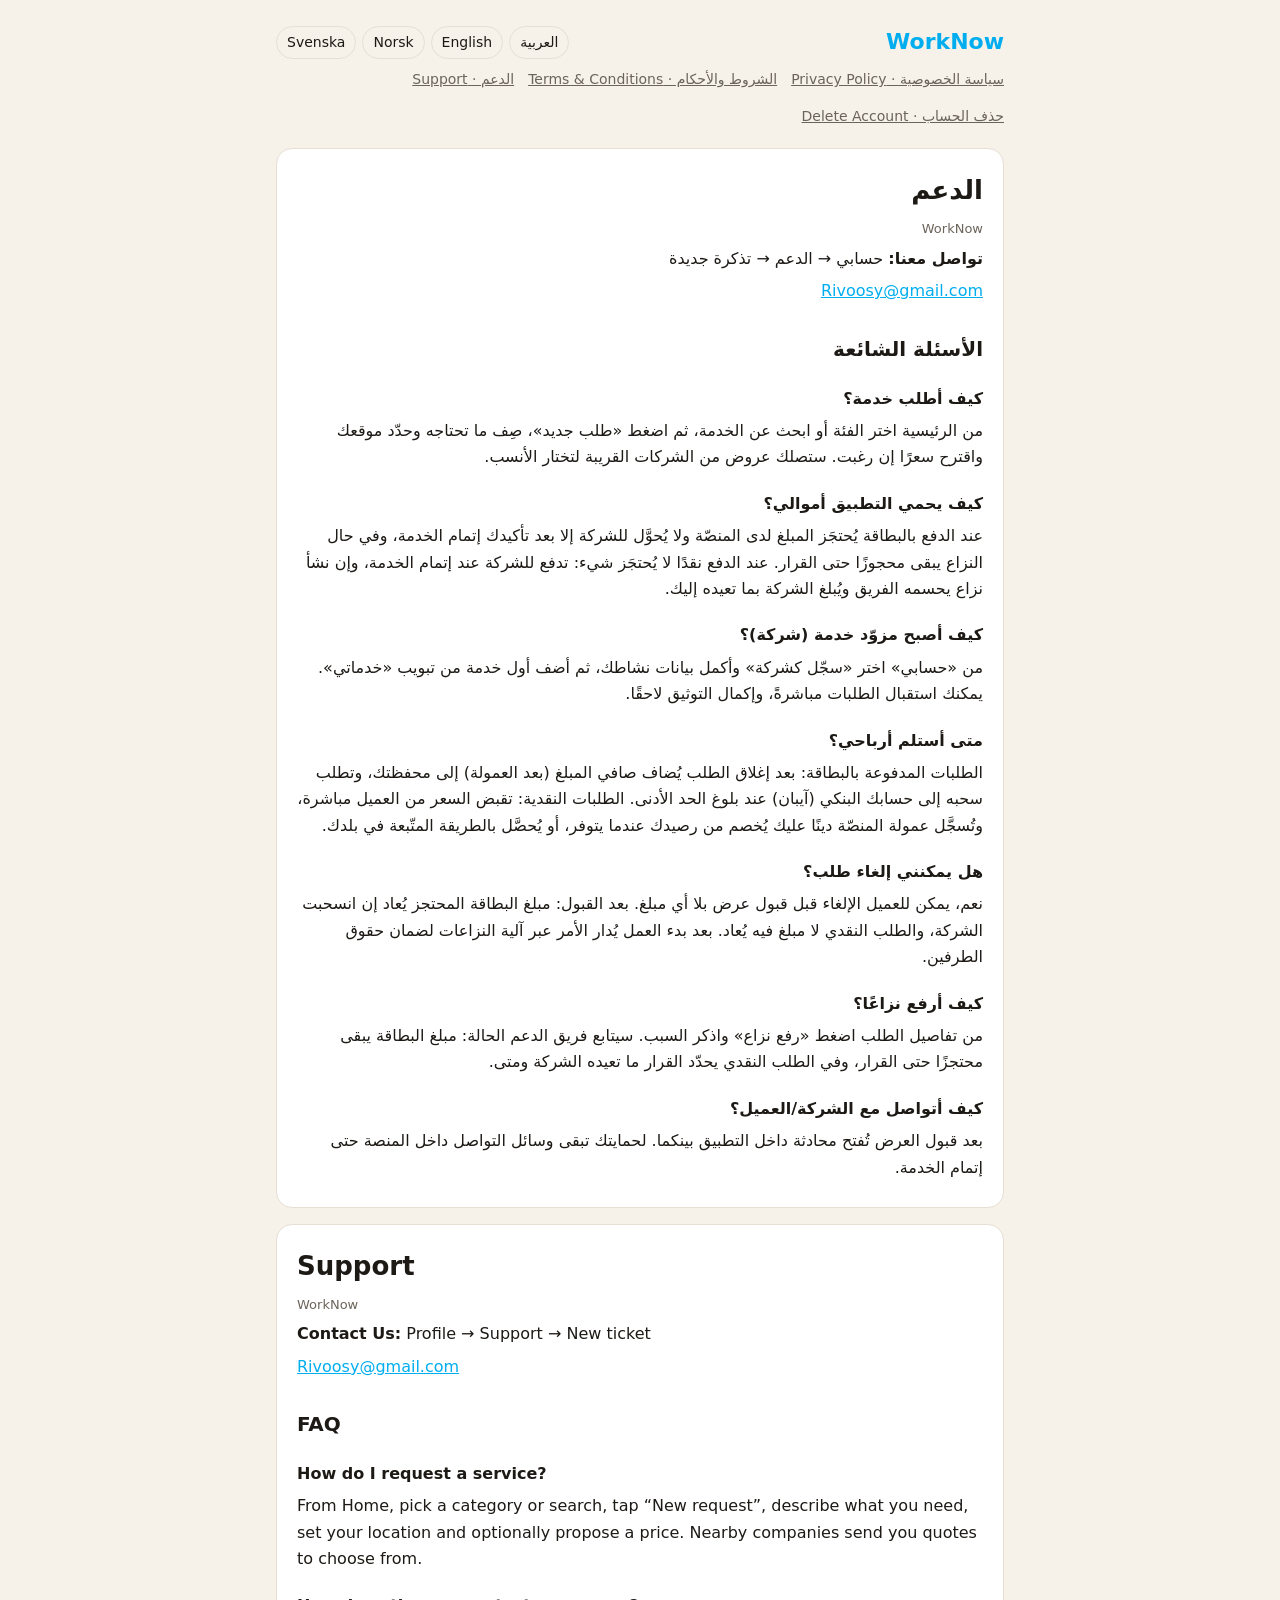
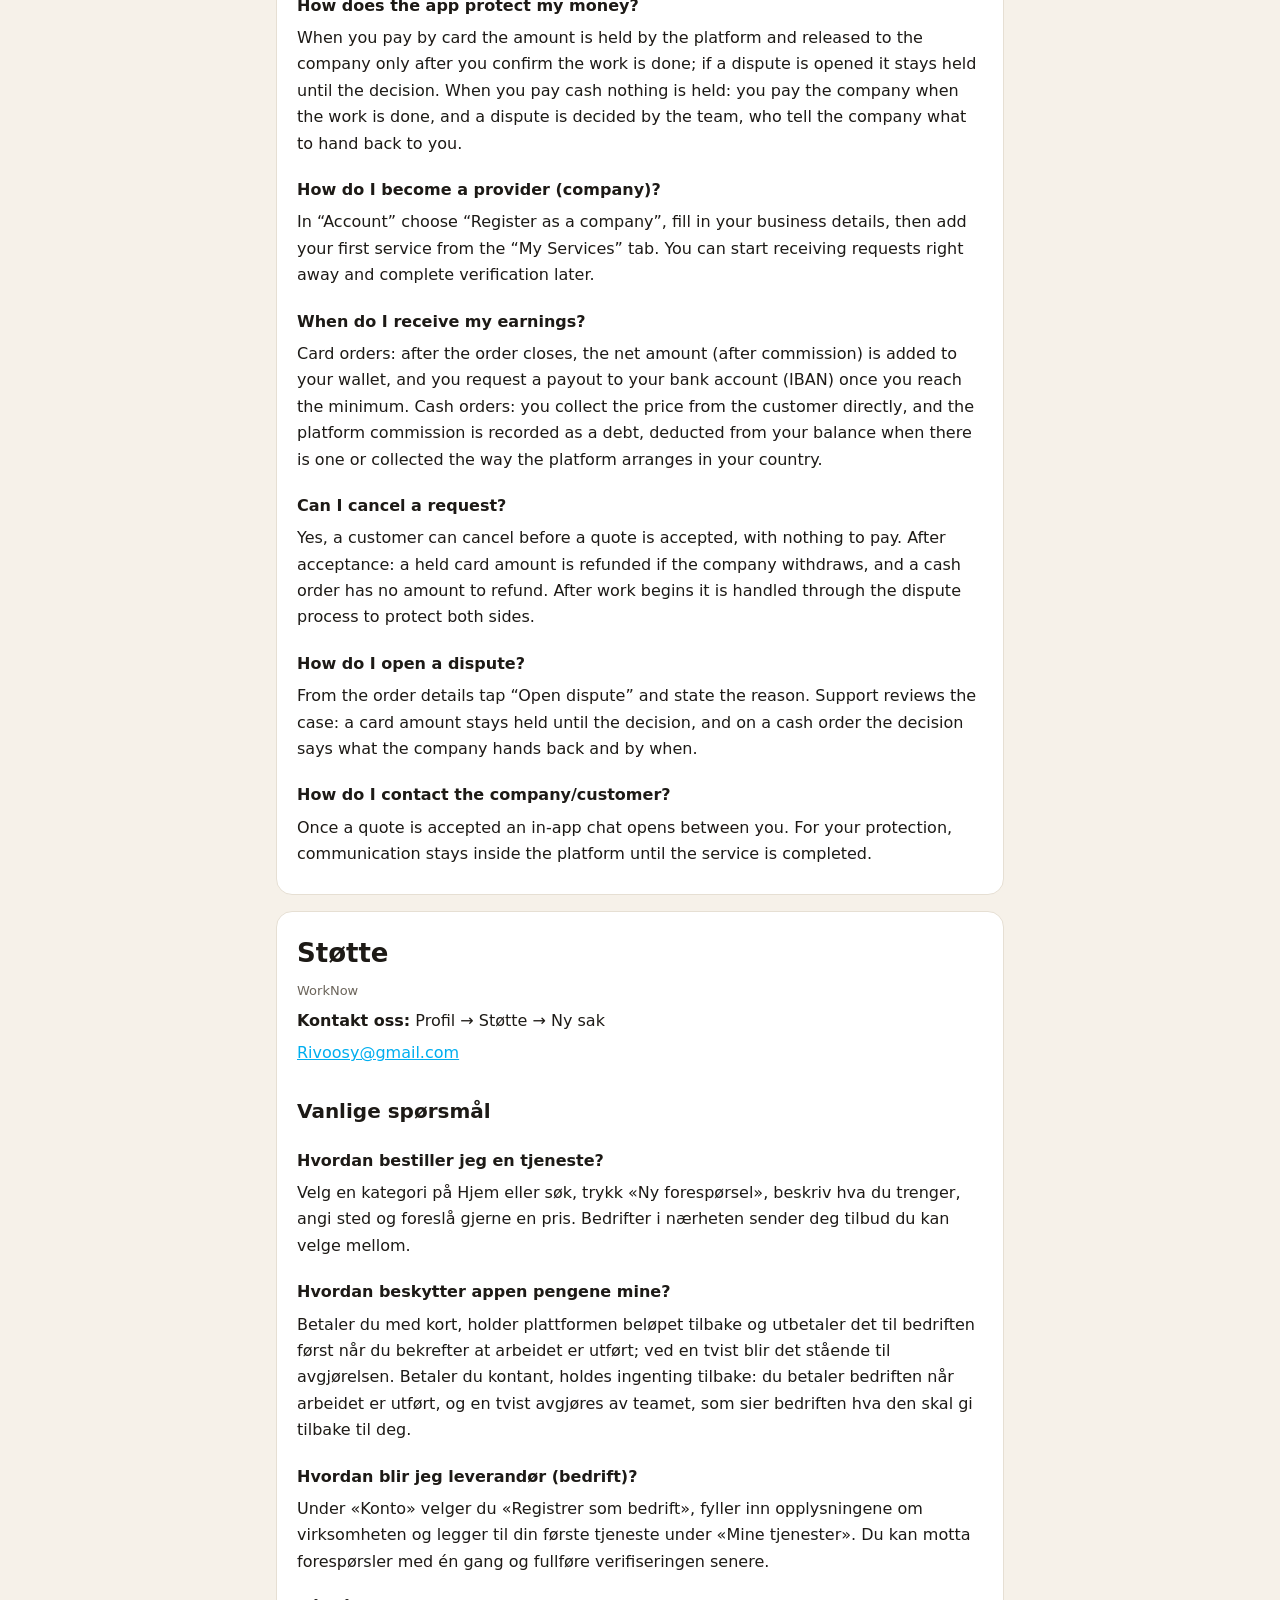
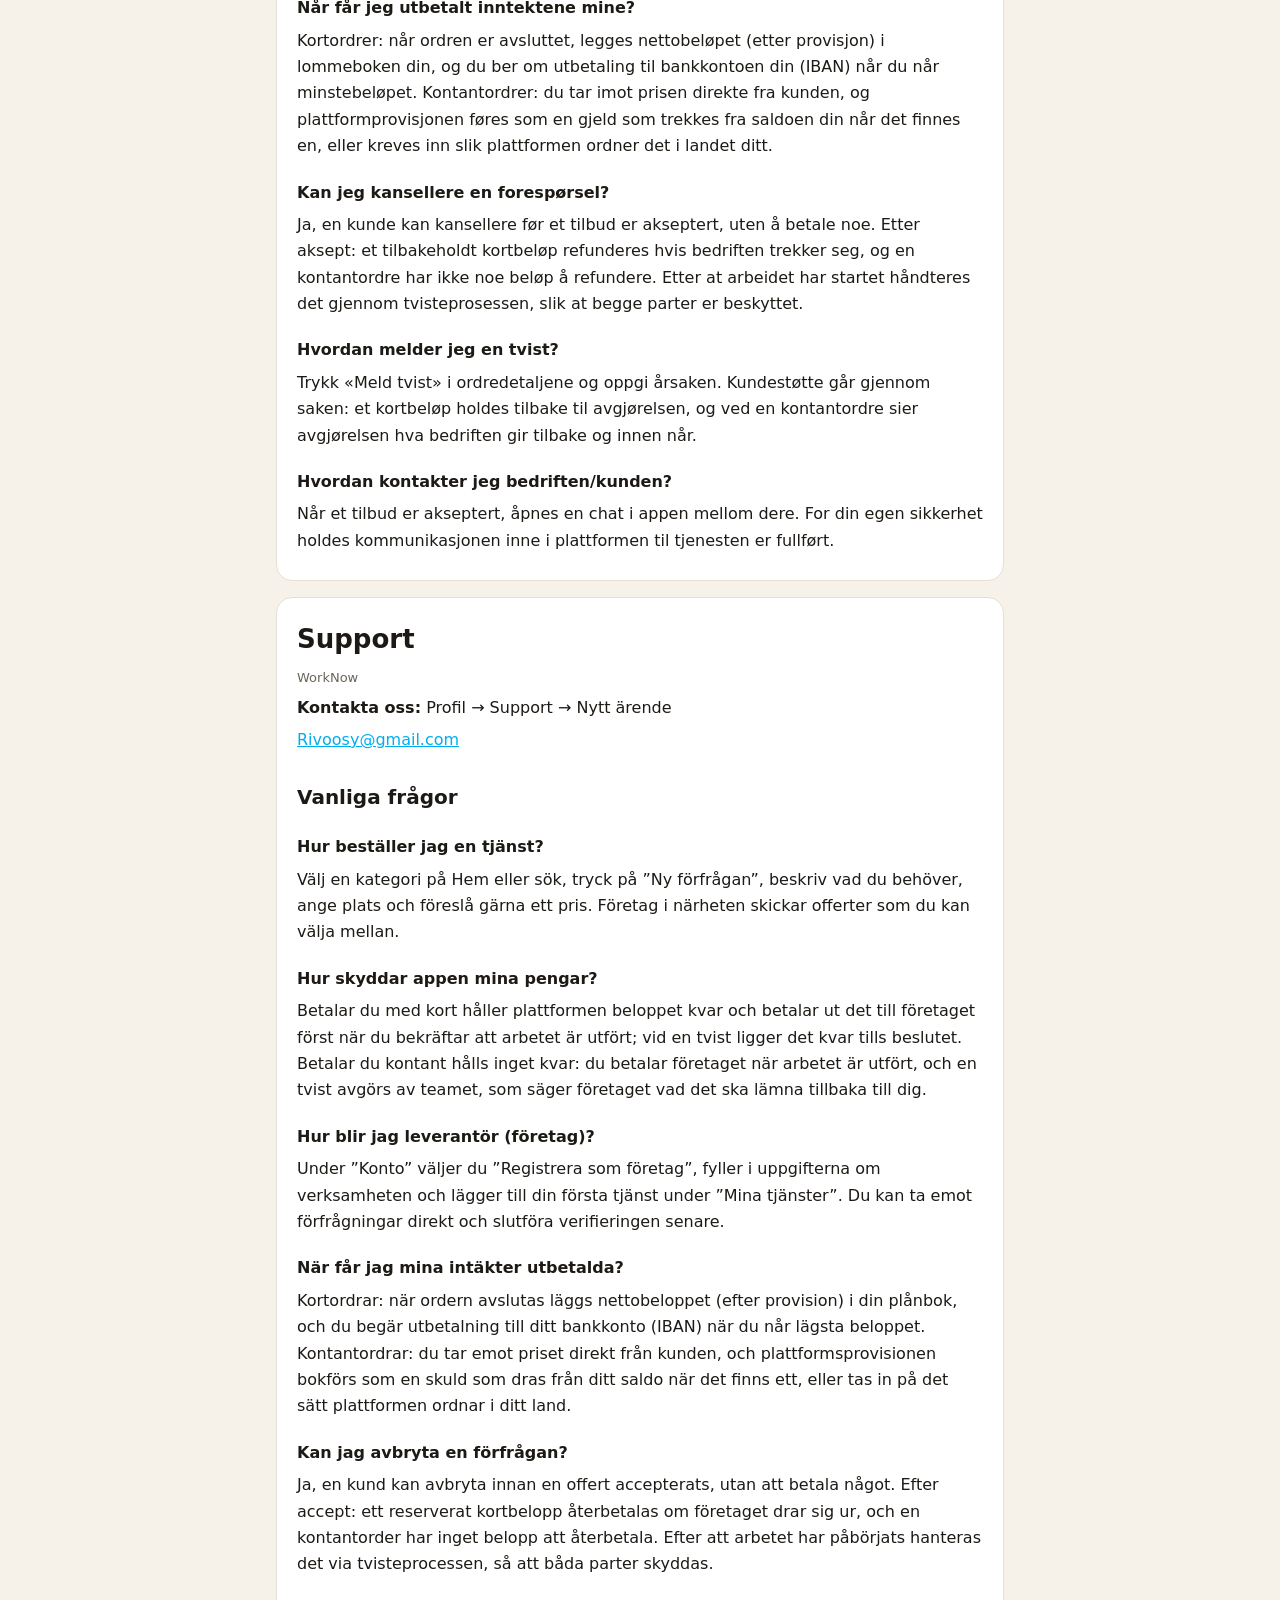
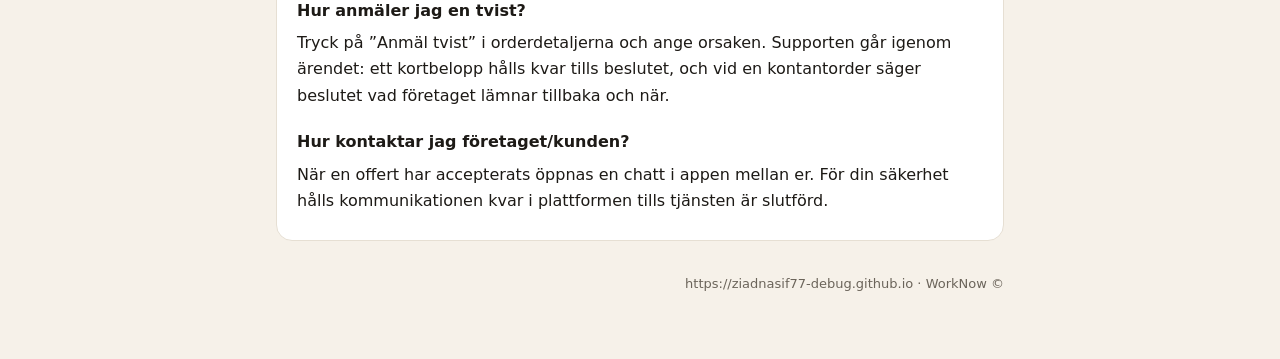
<file: support/index.html>
<!doctype html>
<html lang="ar" dir="rtl">
<head>
<meta charset="utf-8">
<meta name="viewport" content="width=device-width, initial-scale=1">
<title>Support — WorkNow</title>
<link rel="stylesheet" href="../style.css">
</head>
<body>
<div class="wrap">
<header><a class="brand" href="../">WorkNow</a><nav class="langs"><a href="#ar" lang="ar">العربية</a><a href="#en" lang="en">English</a><a href="#no" lang="no">Norsk</a><a href="#sv" lang="sv">Svenska</a></nav></header>
<nav class="pages"><a href="../privacy/">سياسة الخصوصية · Privacy Policy</a><a href="../terms/">الشروط والأحكام · Terms &amp; Conditions</a><a href="../support/">الدعم · Support</a><a href="../delete-account/">حذف الحساب · Delete Account</a></nav>
<section class="lang" id="ar" lang="ar" dir="rtl">
<h1>الدعم</h1>
<p class="meta">WorkNow</p>
<p><strong>تواصل معنا:</strong> حسابي → الدعم → تذكرة جديدة</p><p><a href="mailto:Rivoosy@gmail.com">Rivoosy@gmail.com</a></p><h2 class="sub">الأسئلة الشائعة</h2><h3>كيف أطلب خدمة؟</h3><p>من الرئيسية اختر الفئة أو ابحث عن الخدمة، ثم اضغط «طلب جديد»، صِف ما تحتاجه وحدّد موقعك واقترح سعرًا إن رغبت. ستصلك عروض من الشركات القريبة لتختار الأنسب.</p><h3>كيف يحمي التطبيق أموالي؟</h3><p>عند الدفع بالبطاقة يُحتجَز المبلغ لدى المنصّة ولا يُحوَّل للشركة إلا بعد تأكيدك إتمام الخدمة، وفي حال النزاع يبقى محجوزًا حتى القرار. عند الدفع نقدًا لا يُحتجَز شيء: تدفع للشركة عند إتمام الخدمة، وإن نشأ نزاع يحسمه الفريق ويُبلغ الشركة بما تعيده إليك.</p><h3>كيف أصبح مزوّد خدمة (شركة)؟</h3><p>من «حسابي» اختر «سجّل كشركة» وأكمل بيانات نشاطك، ثم أضف أول خدمة من تبويب «خدماتي». يمكنك استقبال الطلبات مباشرةً، وإكمال التوثيق لاحقًا.</p><h3>متى أستلم أرباحي؟</h3><p>الطلبات المدفوعة بالبطاقة: بعد إغلاق الطلب يُضاف صافي المبلغ (بعد العمولة) إلى محفظتك، وتطلب سحبه إلى حسابك البنكي (آيبان) عند بلوغ الحد الأدنى. الطلبات النقدية: تقبض السعر من العميل مباشرة، وتُسجَّل عمولة المنصّة دينًا عليك يُخصم من رصيدك عندما يتوفر، أو يُحصَّل بالطريقة المتّبعة في بلدك.</p><h3>هل يمكنني إلغاء طلب؟</h3><p>نعم، يمكن للعميل الإلغاء قبل قبول عرض بلا أي مبلغ. بعد القبول: مبلغ البطاقة المحتجز يُعاد إن انسحبت الشركة، والطلب النقدي لا مبلغ فيه يُعاد. بعد بدء العمل يُدار الأمر عبر آلية النزاعات لضمان حقوق الطرفين.</p><h3>كيف أرفع نزاعًا؟</h3><p>من تفاصيل الطلب اضغط «رفع نزاع» واذكر السبب. سيتابع فريق الدعم الحالة: مبلغ البطاقة يبقى محتجزًا حتى القرار، وفي الطلب النقدي يحدّد القرار ما تعيده الشركة ومتى.</p><h3>كيف أتواصل مع الشركة/العميل؟</h3><p>بعد قبول العرض تُفتح محادثة داخل التطبيق بينكما. لحمايتك تبقى وسائل التواصل داخل المنصة حتى إتمام الخدمة.</p>
</section>
<section class="lang" id="en" lang="en" dir="ltr">
<h1>Support</h1>
<p class="meta">WorkNow</p>
<p><strong>Contact Us:</strong> Profile → Support → New ticket</p><p><a href="mailto:Rivoosy@gmail.com">Rivoosy@gmail.com</a></p><h2 class="sub">FAQ</h2><h3>How do I request a service?</h3><p>From Home, pick a category or search, tap “New request”, describe what you need, set your location and optionally propose a price. Nearby companies send you quotes to choose from.</p><h3>How does the app protect my money?</h3><p>When you pay by card the amount is held by the platform and released to the company only after you confirm the work is done; if a dispute is opened it stays held until the decision. When you pay cash nothing is held: you pay the company when the work is done, and a dispute is decided by the team, who tell the company what to hand back to you.</p><h3>How do I become a provider (company)?</h3><p>In “Account” choose “Register as a company”, fill in your business details, then add your first service from the “My Services” tab. You can start receiving requests right away and complete verification later.</p><h3>When do I receive my earnings?</h3><p>Card orders: after the order closes, the net amount (after commission) is added to your wallet, and you request a payout to your bank account (IBAN) once you reach the minimum. Cash orders: you collect the price from the customer directly, and the platform commission is recorded as a debt, deducted from your balance when there is one or collected the way the platform arranges in your country.</p><h3>Can I cancel a request?</h3><p>Yes, a customer can cancel before a quote is accepted, with nothing to pay. After acceptance: a held card amount is refunded if the company withdraws, and a cash order has no amount to refund. After work begins it is handled through the dispute process to protect both sides.</p><h3>How do I open a dispute?</h3><p>From the order details tap “Open dispute” and state the reason. Support reviews the case: a card amount stays held until the decision, and on a cash order the decision says what the company hands back and by when.</p><h3>How do I contact the company/customer?</h3><p>Once a quote is accepted an in-app chat opens between you. For your protection, communication stays inside the platform until the service is completed.</p>
</section>
<section class="lang" id="no" lang="no" dir="ltr">
<h1>Støtte</h1>
<p class="meta">WorkNow</p>
<p><strong>Kontakt oss:</strong> Profil → Støtte → Ny sak</p><p><a href="mailto:Rivoosy@gmail.com">Rivoosy@gmail.com</a></p><h2 class="sub">Vanlige spørsmål</h2><h3>Hvordan bestiller jeg en tjeneste?</h3><p>Velg en kategori på Hjem eller søk, trykk «Ny forespørsel», beskriv hva du trenger, angi sted og foreslå gjerne en pris. Bedrifter i nærheten sender deg tilbud du kan velge mellom.</p><h3>Hvordan beskytter appen pengene mine?</h3><p>Betaler du med kort, holder plattformen beløpet tilbake og utbetaler det til bedriften først når du bekrefter at arbeidet er utført; ved en tvist blir det stående til avgjørelsen. Betaler du kontant, holdes ingenting tilbake: du betaler bedriften når arbeidet er utført, og en tvist avgjøres av teamet, som sier bedriften hva den skal gi tilbake til deg.</p><h3>Hvordan blir jeg leverandør (bedrift)?</h3><p>Under «Konto» velger du «Registrer som bedrift», fyller inn opplysningene om virksomheten og legger til din første tjeneste under «Mine tjenester». Du kan motta forespørsler med én gang og fullføre verifiseringen senere.</p><h3>Når får jeg utbetalt inntektene mine?</h3><p>Kortordrer: når ordren er avsluttet, legges nettobeløpet (etter provisjon) i lommeboken din, og du ber om utbetaling til bankkontoen din (IBAN) når du når minstebeløpet. Kontantordrer: du tar imot prisen direkte fra kunden, og plattformprovisjonen føres som en gjeld som trekkes fra saldoen din når det finnes en, eller kreves inn slik plattformen ordner det i landet ditt.</p><h3>Kan jeg kansellere en forespørsel?</h3><p>Ja, en kunde kan kansellere før et tilbud er akseptert, uten å betale noe. Etter aksept: et tilbakeholdt kortbeløp refunderes hvis bedriften trekker seg, og en kontantordre har ikke noe beløp å refundere. Etter at arbeidet har startet håndteres det gjennom tvisteprosessen, slik at begge parter er beskyttet.</p><h3>Hvordan melder jeg en tvist?</h3><p>Trykk «Meld tvist» i ordredetaljene og oppgi årsaken. Kundestøtte går gjennom saken: et kortbeløp holdes tilbake til avgjørelsen, og ved en kontantordre sier avgjørelsen hva bedriften gir tilbake og innen når.</p><h3>Hvordan kontakter jeg bedriften/kunden?</h3><p>Når et tilbud er akseptert, åpnes en chat i appen mellom dere. For din egen sikkerhet holdes kommunikasjonen inne i plattformen til tjenesten er fullført.</p>
</section>
<section class="lang" id="sv" lang="sv" dir="ltr">
<h1>Support</h1>
<p class="meta">WorkNow</p>
<p><strong>Kontakta oss:</strong> Profil → Support → Nytt ärende</p><p><a href="mailto:Rivoosy@gmail.com">Rivoosy@gmail.com</a></p><h2 class="sub">Vanliga frågor</h2><h3>Hur beställer jag en tjänst?</h3><p>Välj en kategori på Hem eller sök, tryck på ”Ny förfrågan”, beskriv vad du behöver, ange plats och föreslå gärna ett pris. Företag i närheten skickar offerter som du kan välja mellan.</p><h3>Hur skyddar appen mina pengar?</h3><p>Betalar du med kort håller plattformen beloppet kvar och betalar ut det till företaget först när du bekräftar att arbetet är utfört; vid en tvist ligger det kvar tills beslutet. Betalar du kontant hålls inget kvar: du betalar företaget när arbetet är utfört, och en tvist avgörs av teamet, som säger företaget vad det ska lämna tillbaka till dig.</p><h3>Hur blir jag leverantör (företag)?</h3><p>Under ”Konto” väljer du ”Registrera som företag”, fyller i uppgifterna om verksamheten och lägger till din första tjänst under ”Mina tjänster”. Du kan ta emot förfrågningar direkt och slutföra verifieringen senare.</p><h3>När får jag mina intäkter utbetalda?</h3><p>Kortordrar: när ordern avslutas läggs nettobeloppet (efter provision) i din plånbok, och du begär utbetalning till ditt bankkonto (IBAN) när du når lägsta beloppet. Kontantordrar: du tar emot priset direkt från kunden, och plattformsprovisionen bokförs som en skuld som dras från ditt saldo när det finns ett, eller tas in på det sätt plattformen ordnar i ditt land.</p><h3>Kan jag avbryta en förfrågan?</h3><p>Ja, en kund kan avbryta innan en offert accepterats, utan att betala något. Efter accept: ett reserverat kortbelopp återbetalas om företaget drar sig ur, och en kontantorder har inget belopp att återbetala. Efter att arbetet har påbörjats hanteras det via tvisteprocessen, så att båda parter skyddas.</p><h3>Hur anmäler jag en tvist?</h3><p>Tryck på ”Anmäl tvist” i orderdetaljerna och ange orsaken. Supporten går igenom ärendet: ett kortbelopp hålls kvar tills beslutet, och vid en kontantorder säger beslutet vad företaget lämnar tillbaka och när.</p><h3>Hur kontaktar jag företaget/kunden?</h3><p>När en offert har accepterats öppnas en chatt i appen mellan er. För din säkerhet hålls kommunikationen kvar i plattformen tills tjänsten är slutförd.</p>
</section>
<footer>© WorkNow · <span dir="ltr">https://ziadnasif77-debug.github.io</span></footer>
</div>
</body>
</html>
</file>
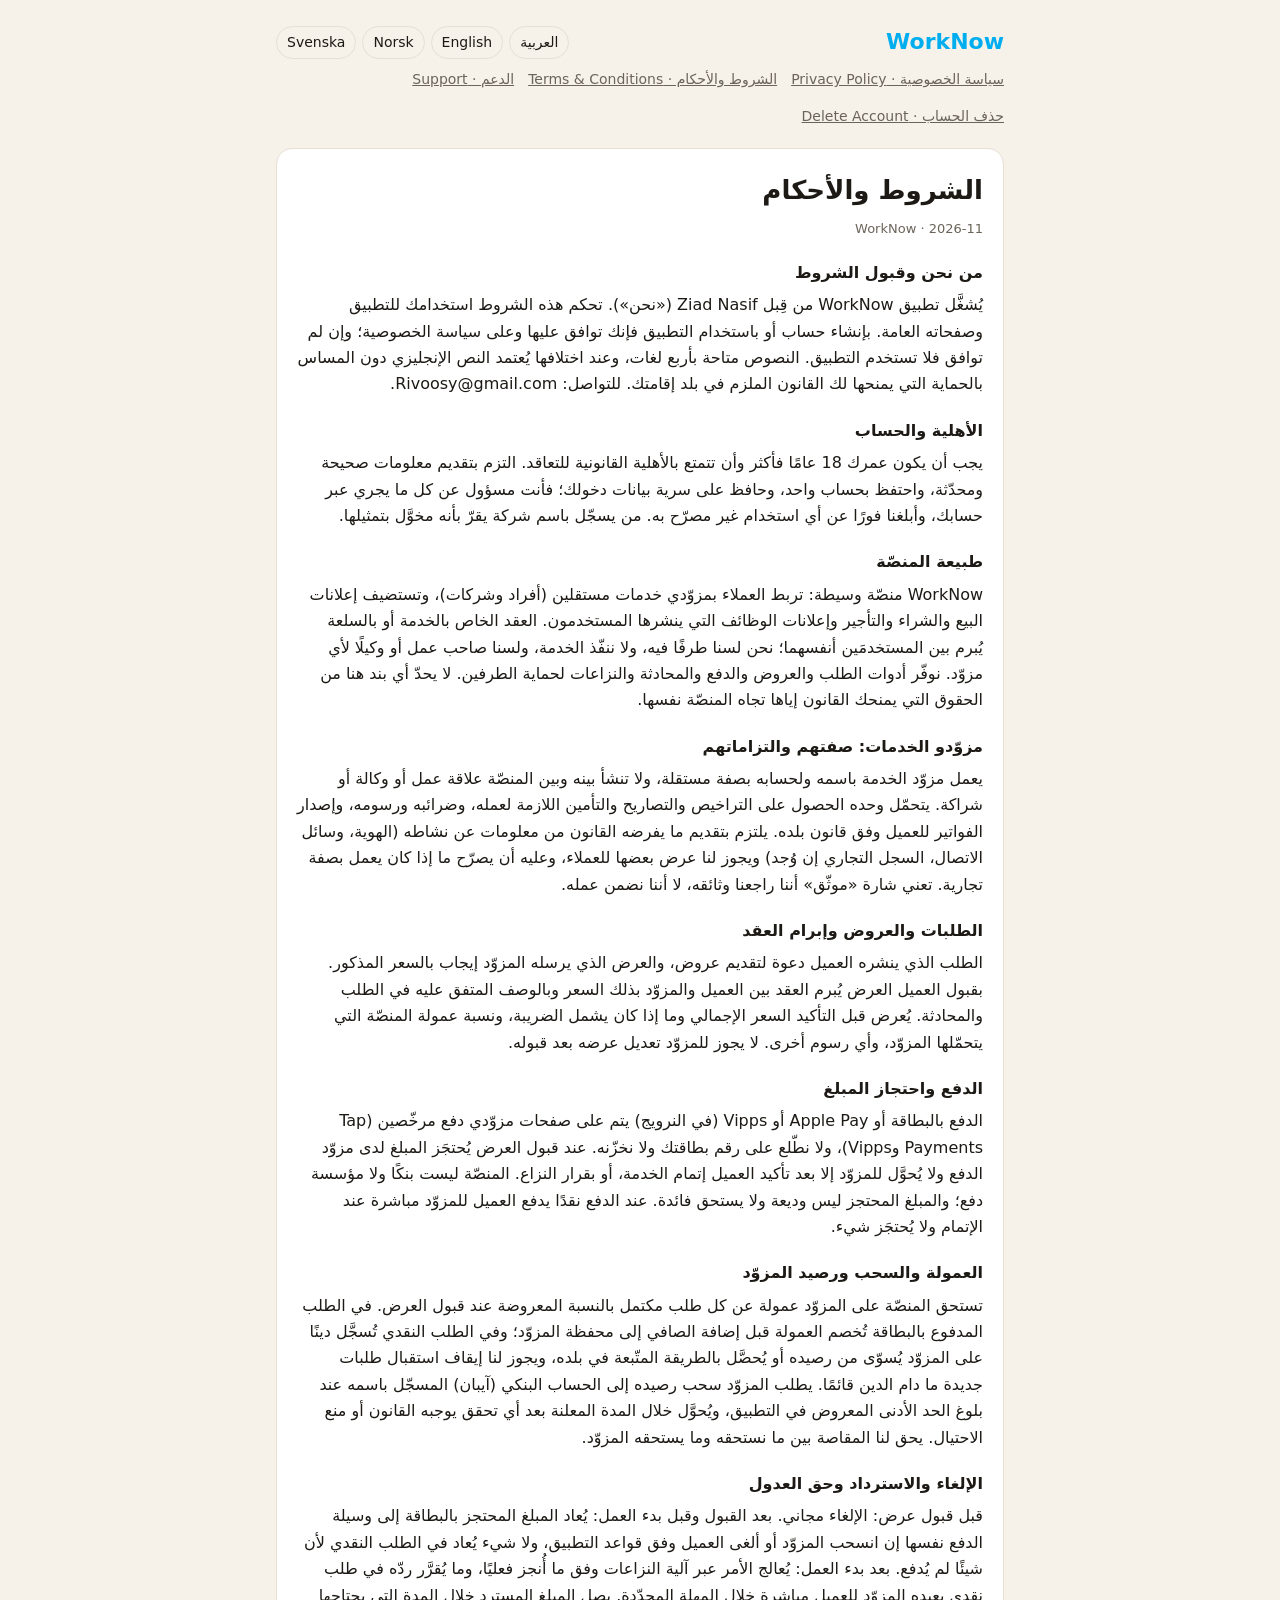
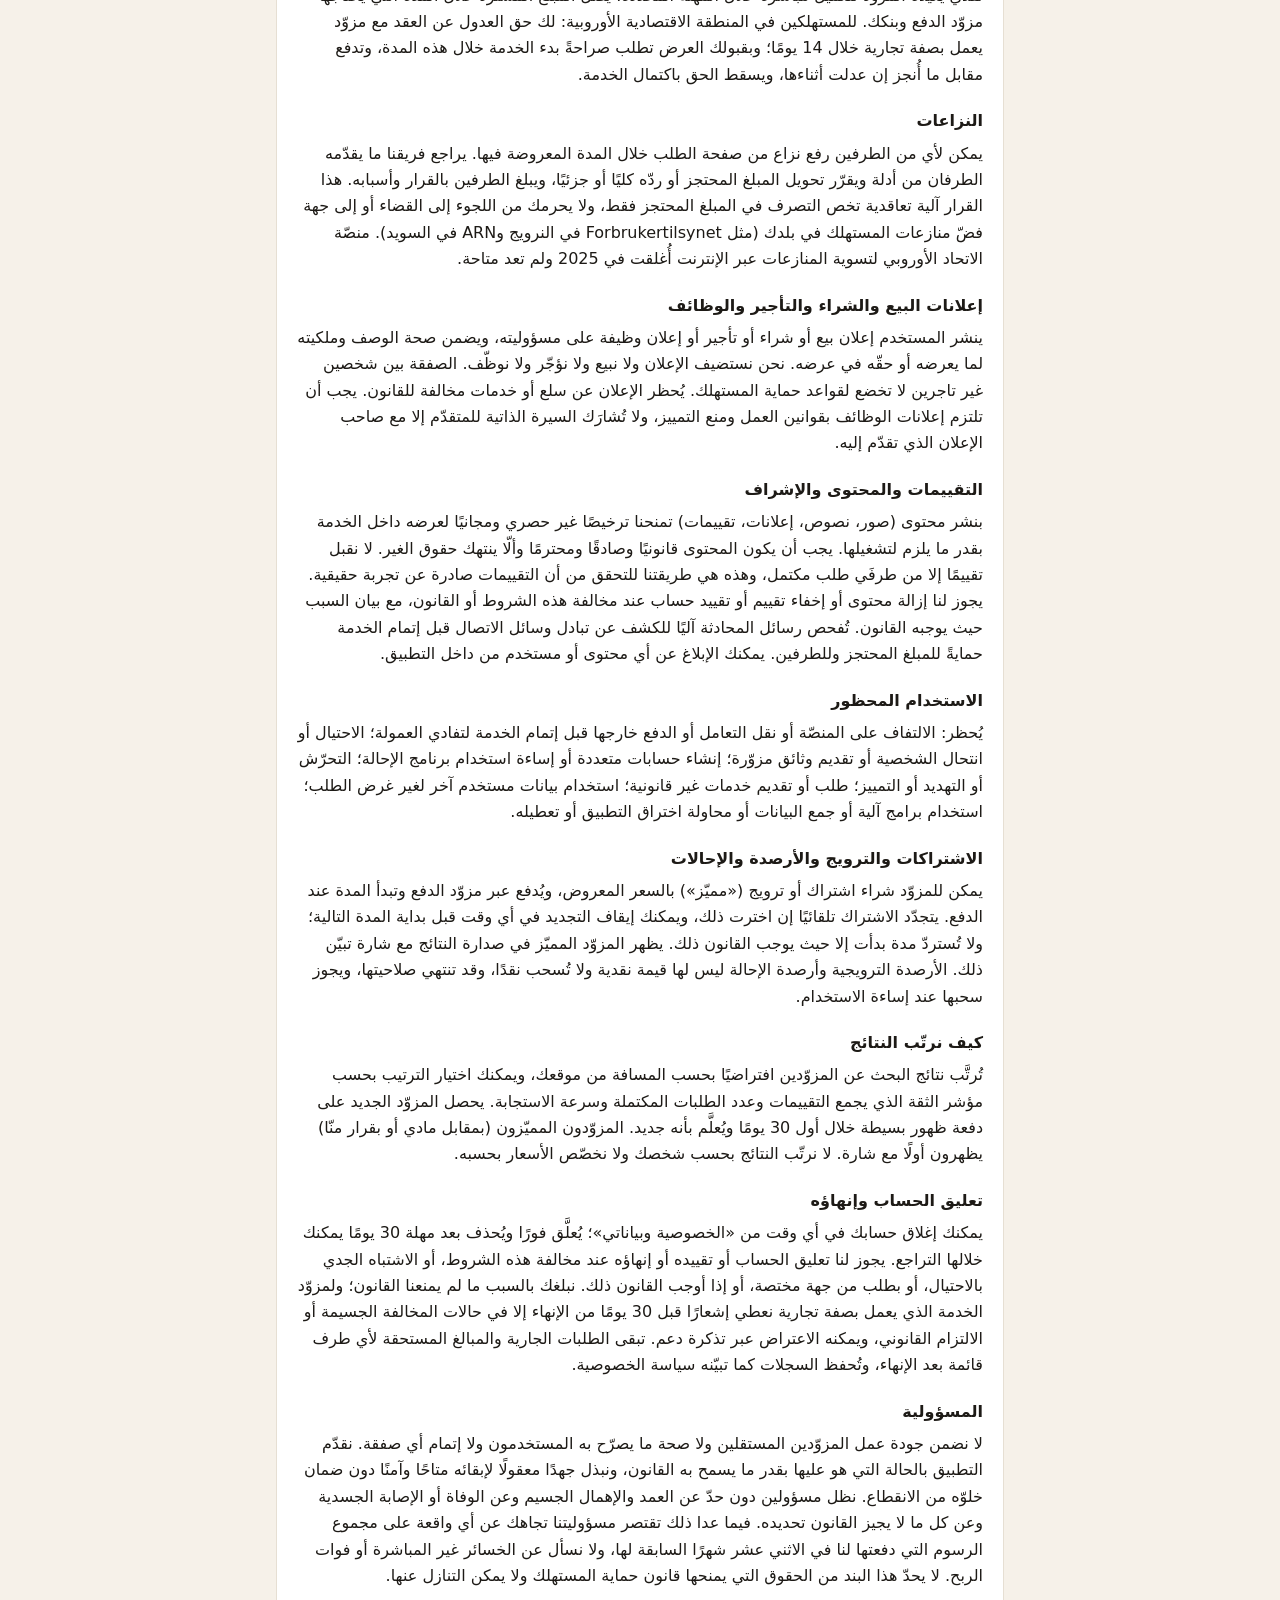
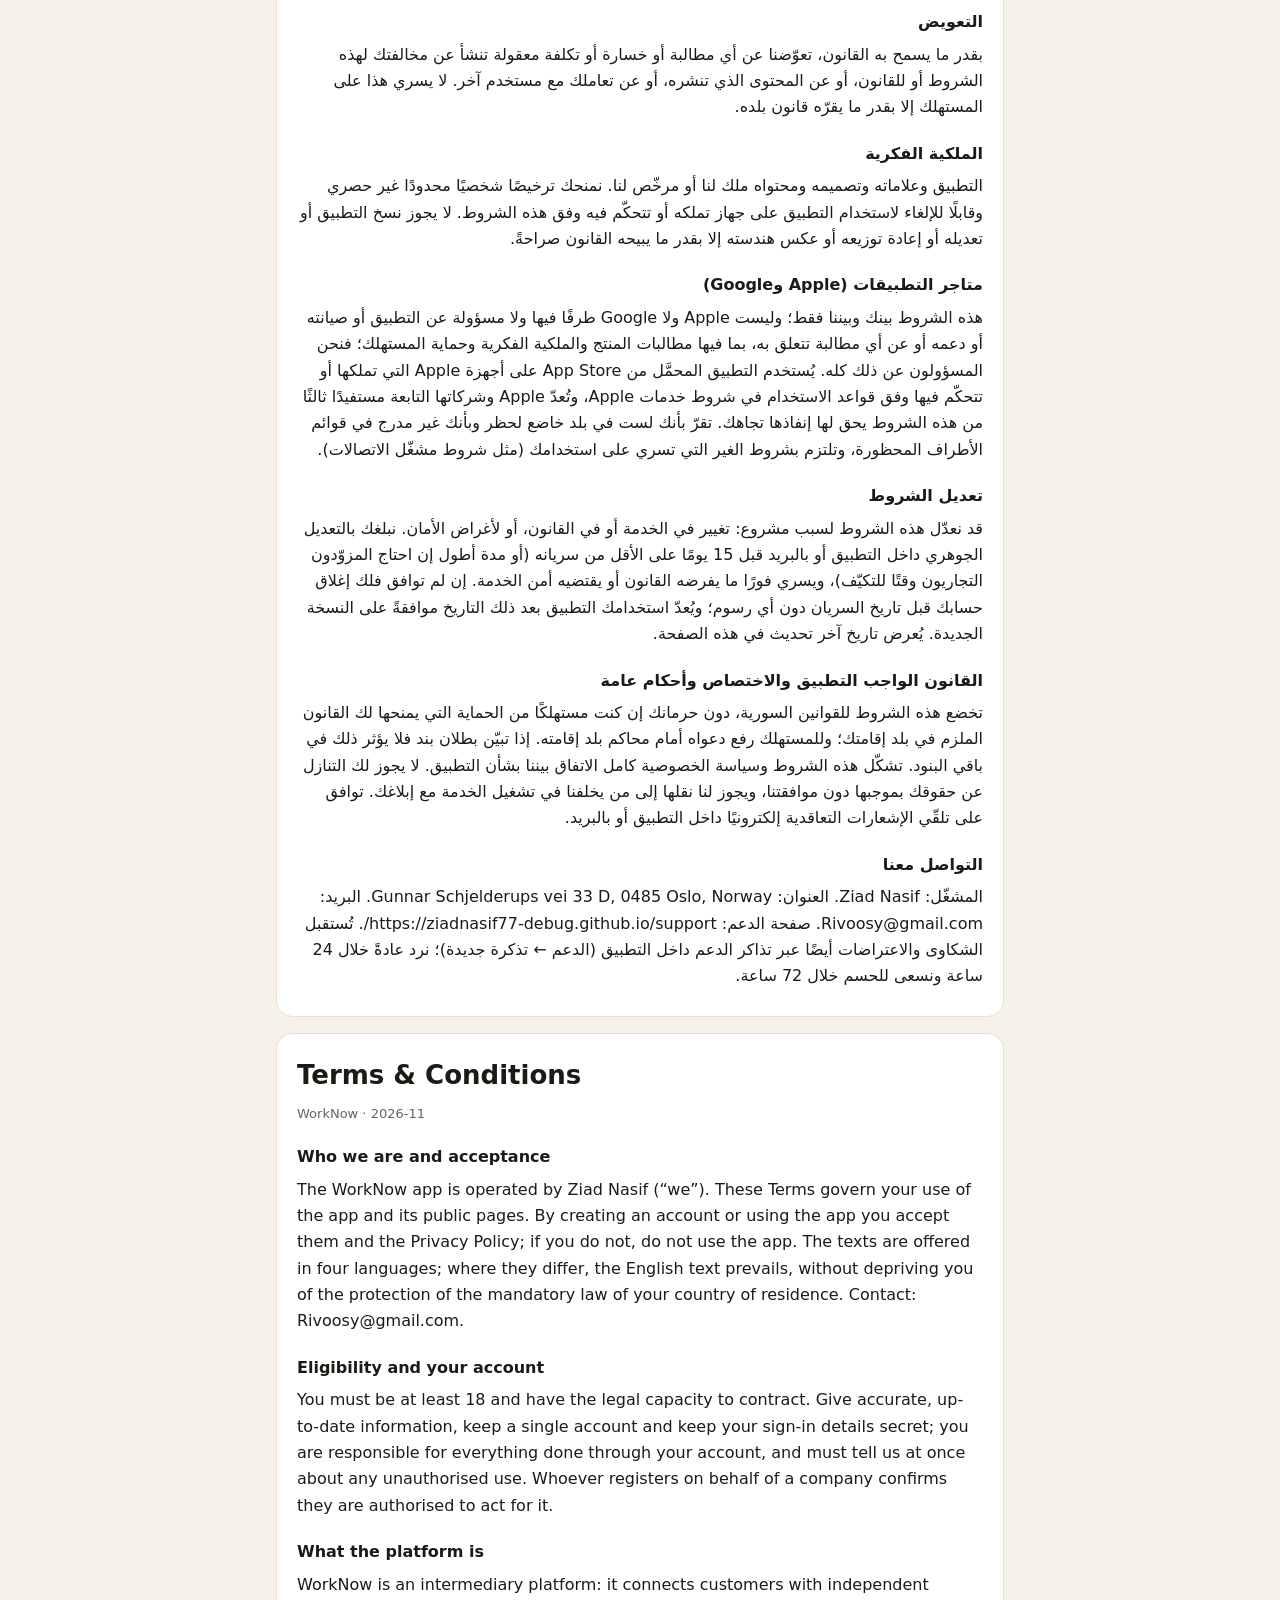
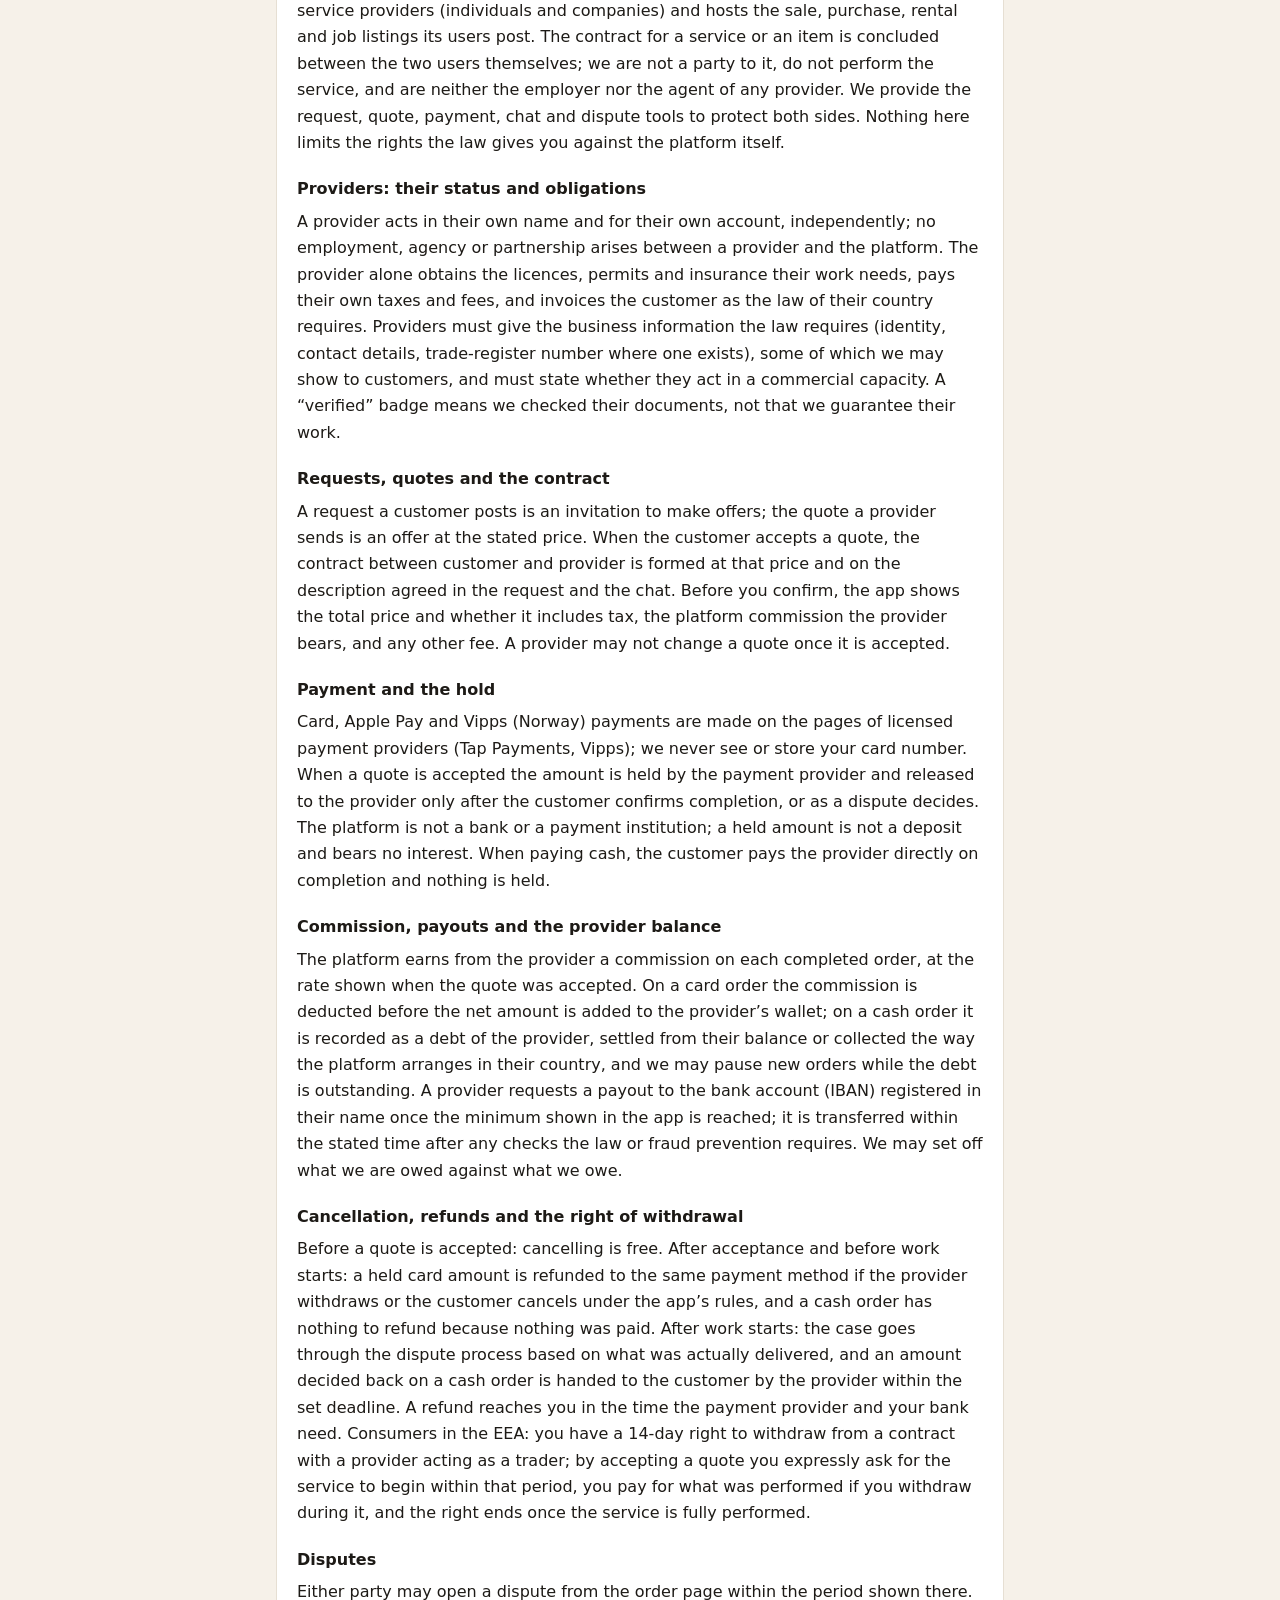
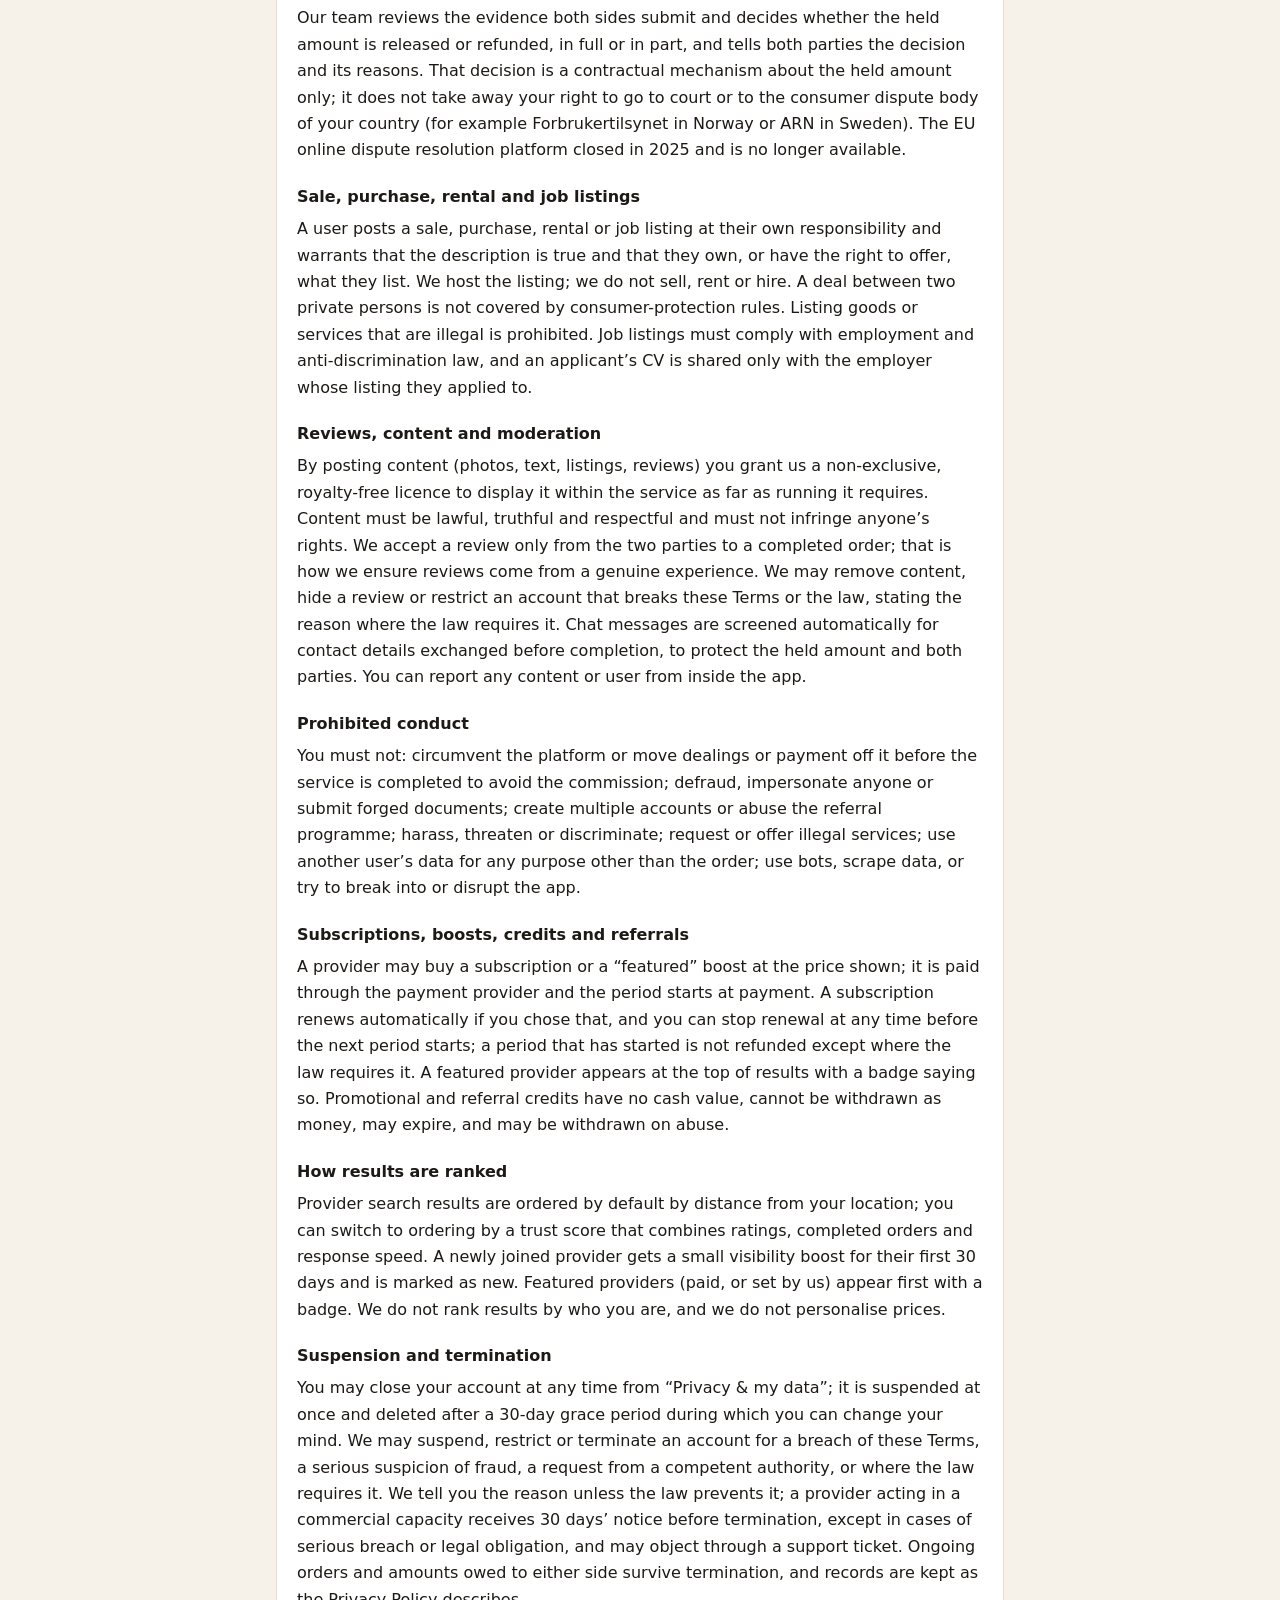
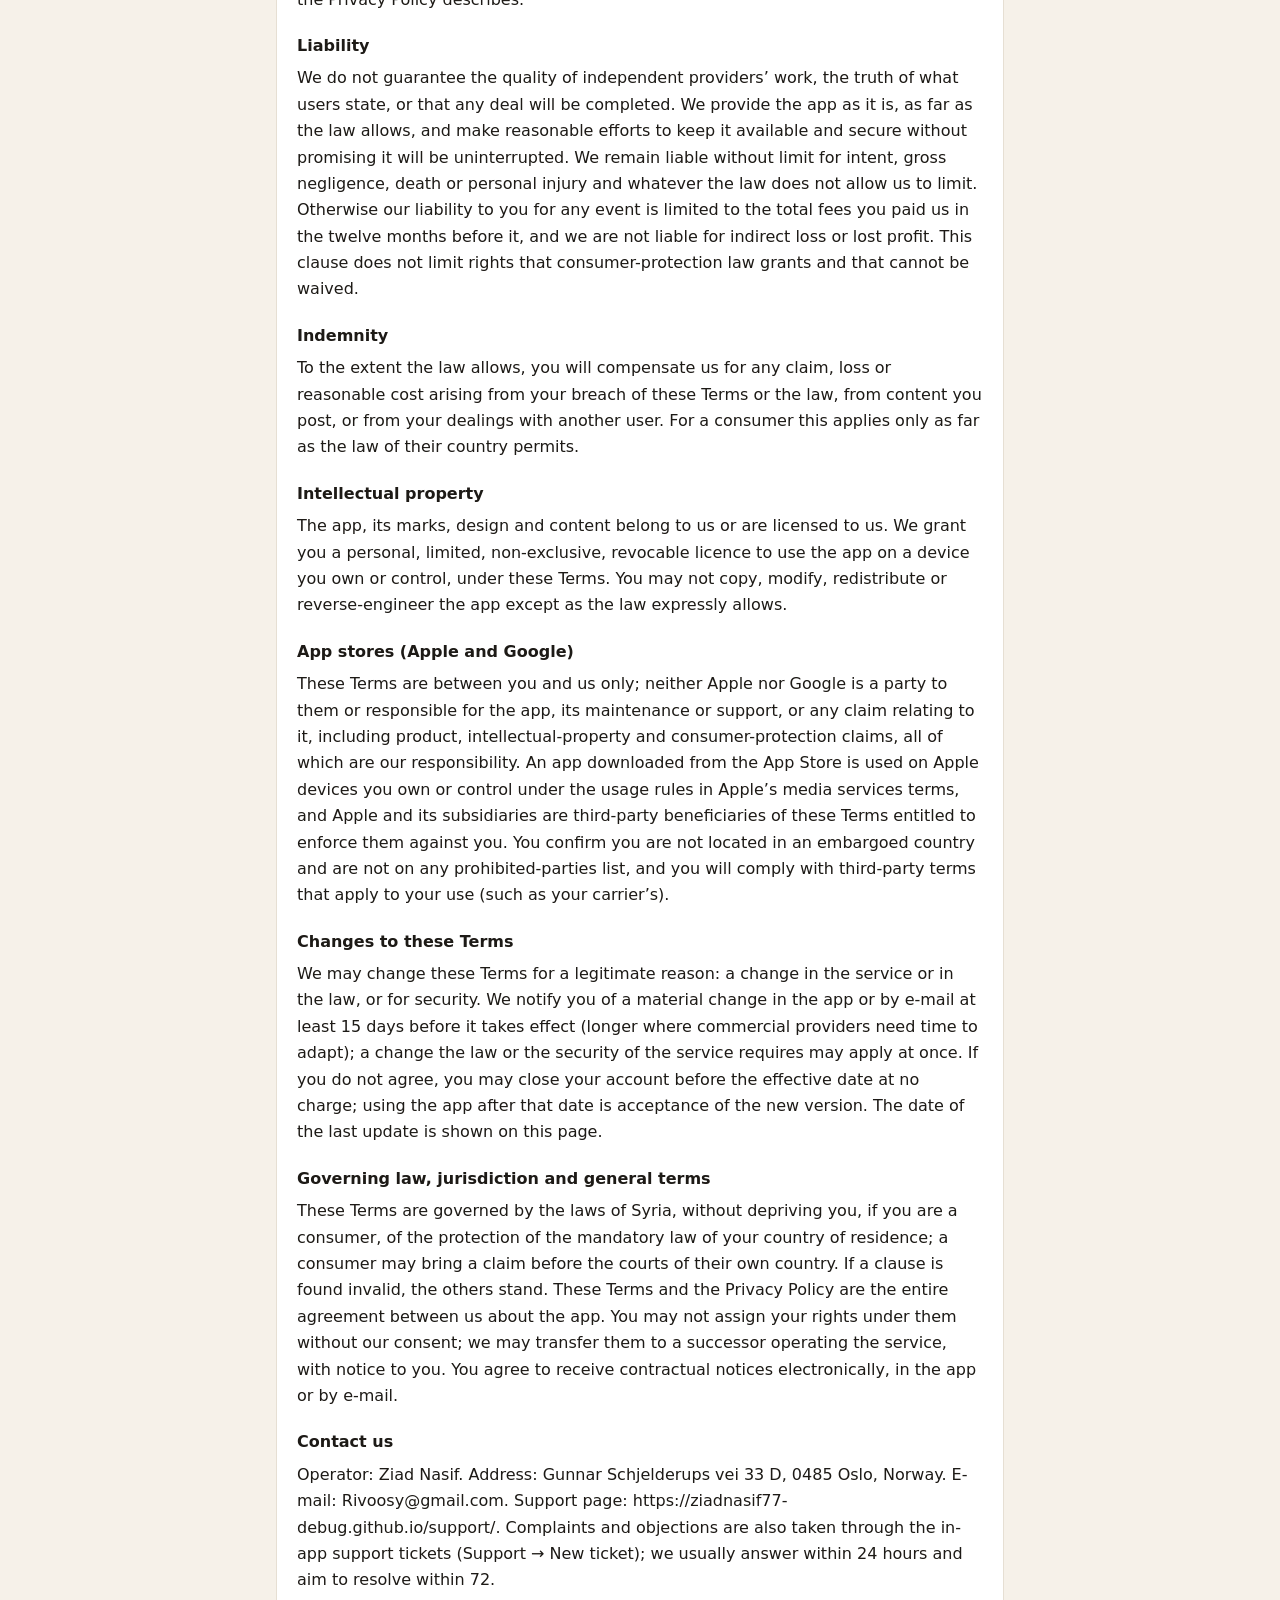
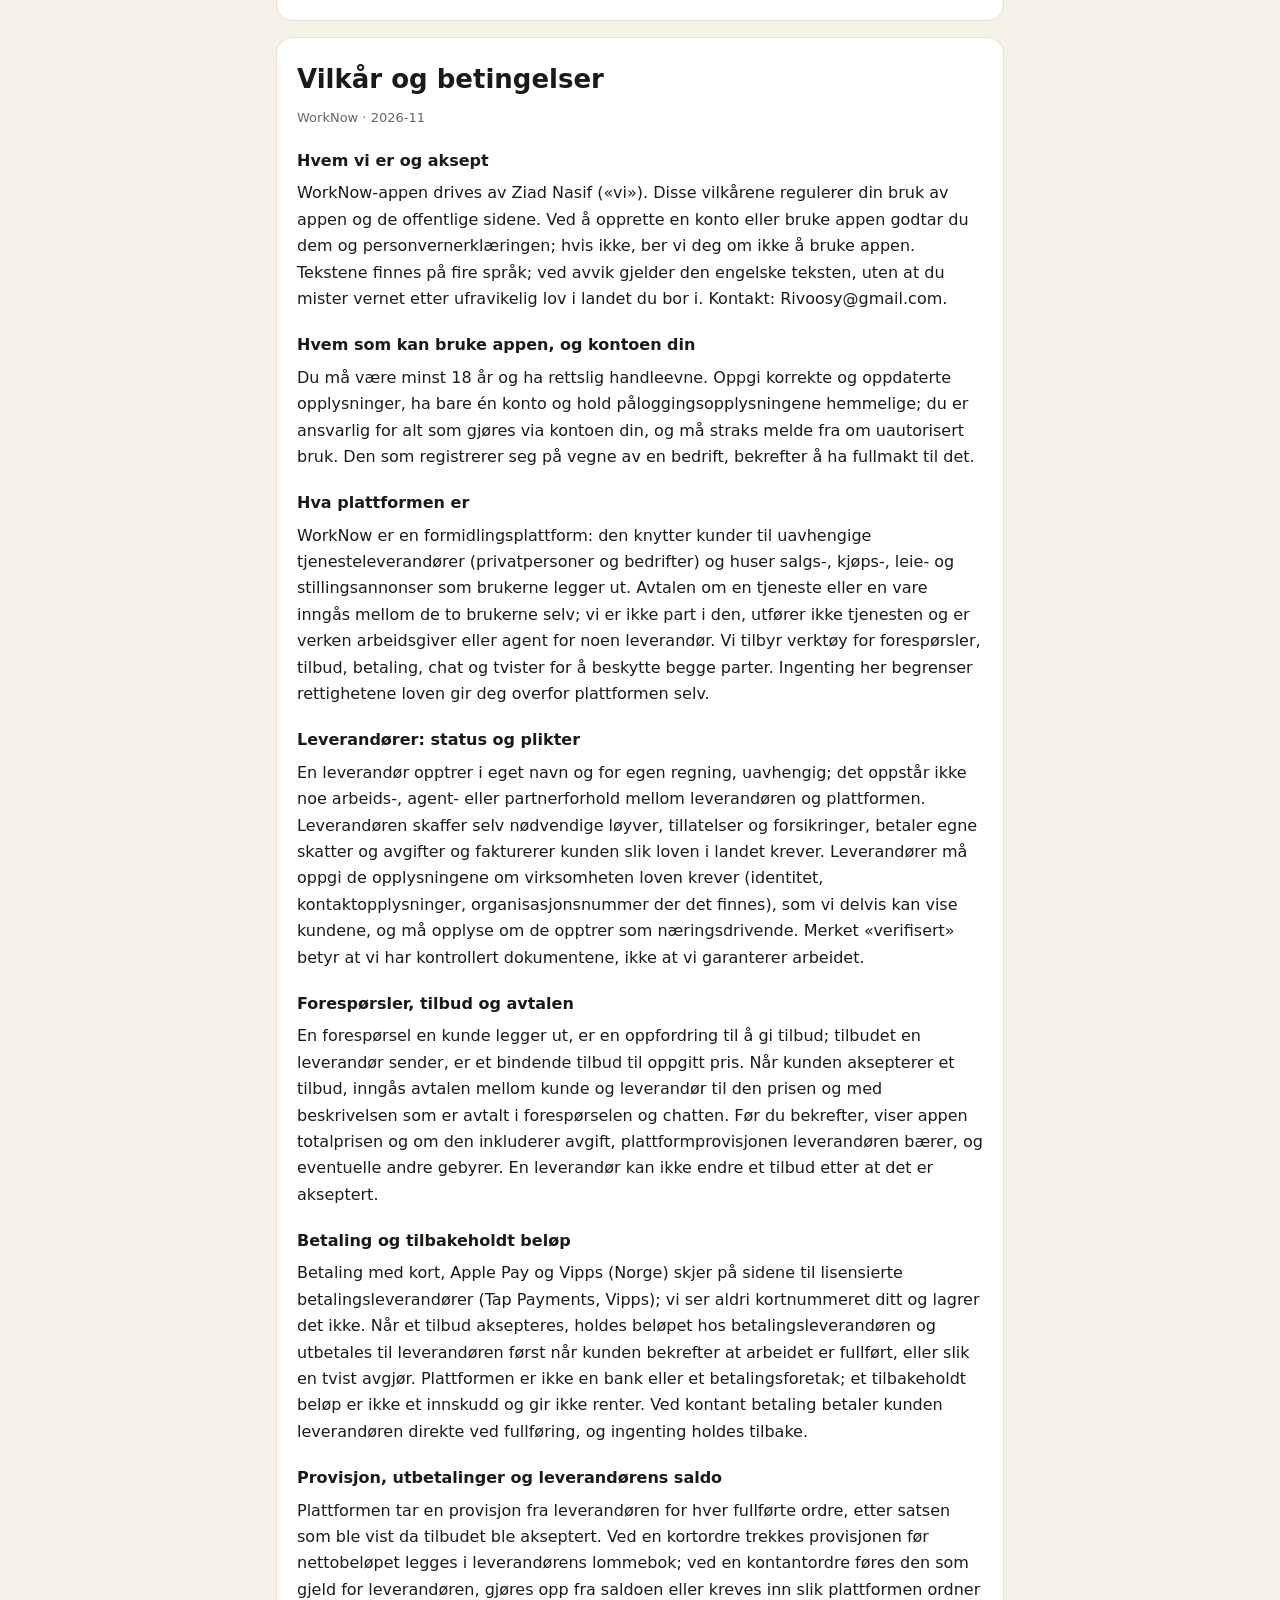
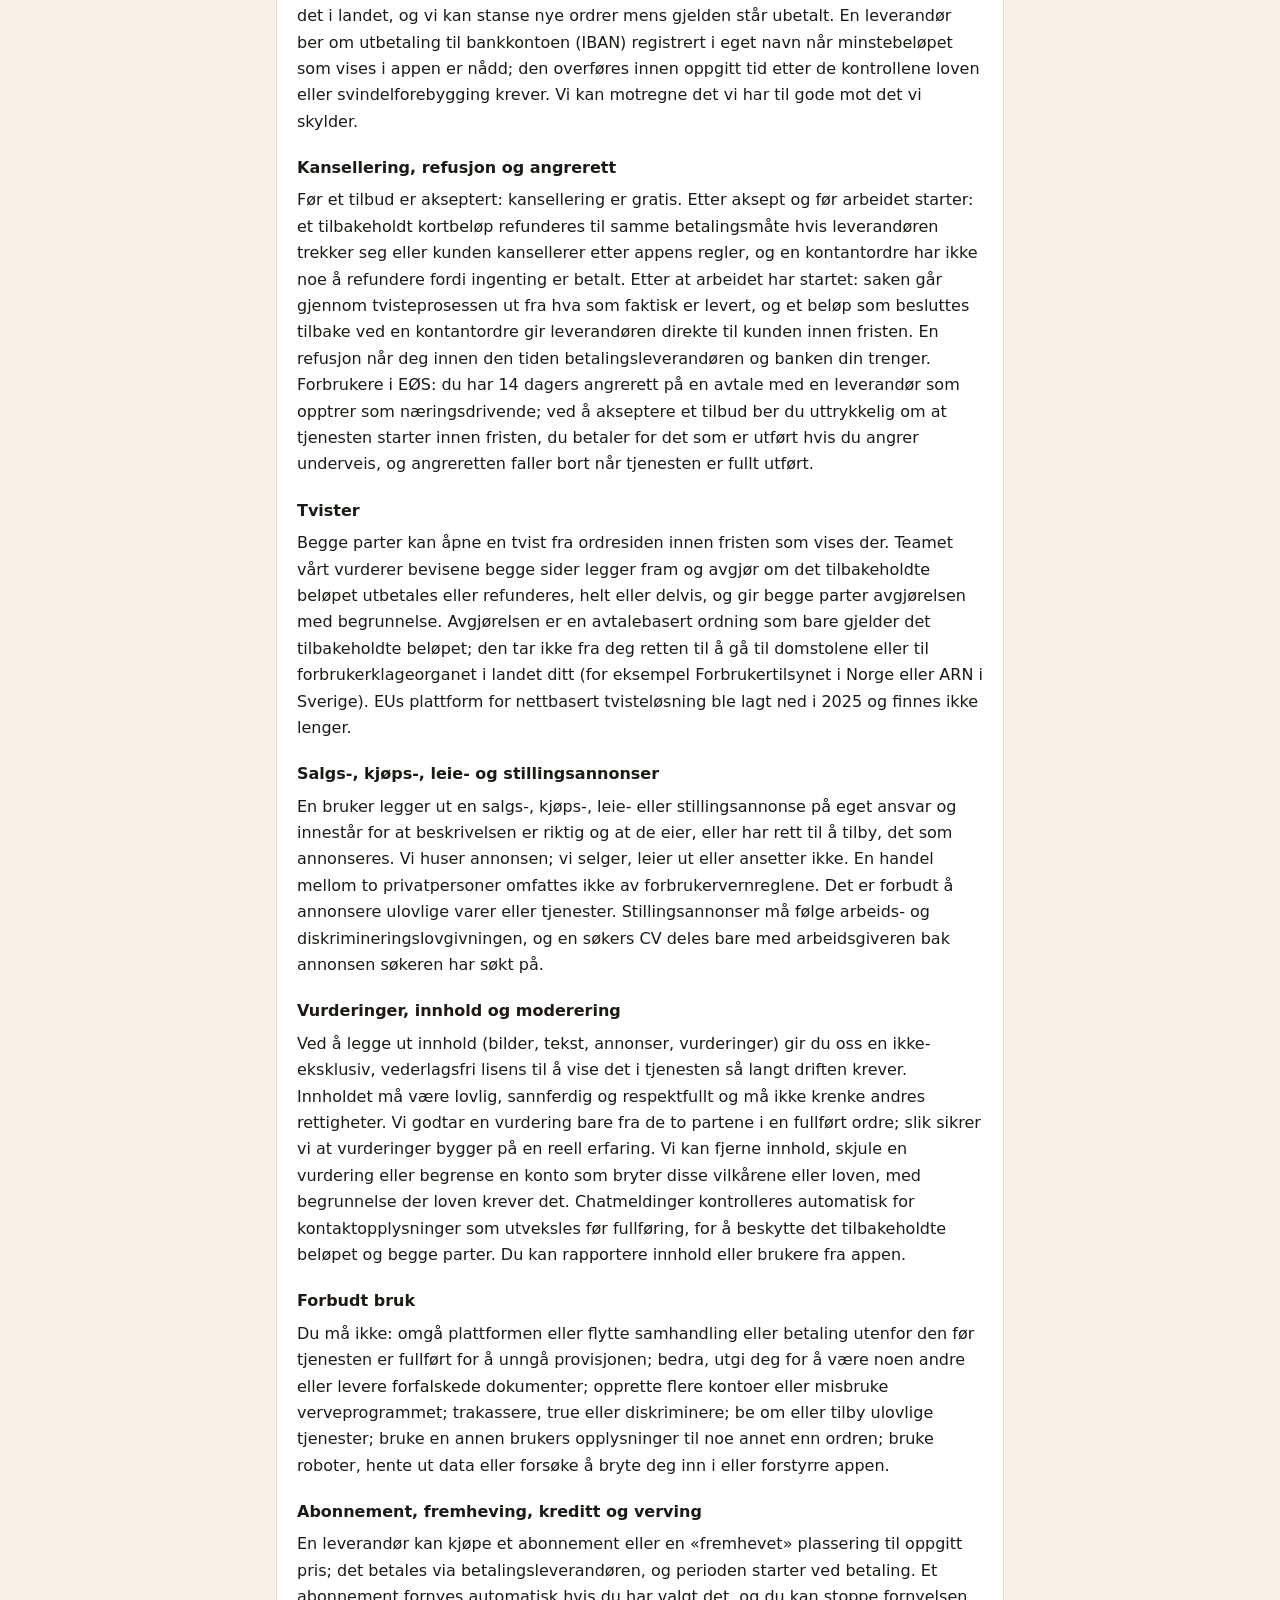
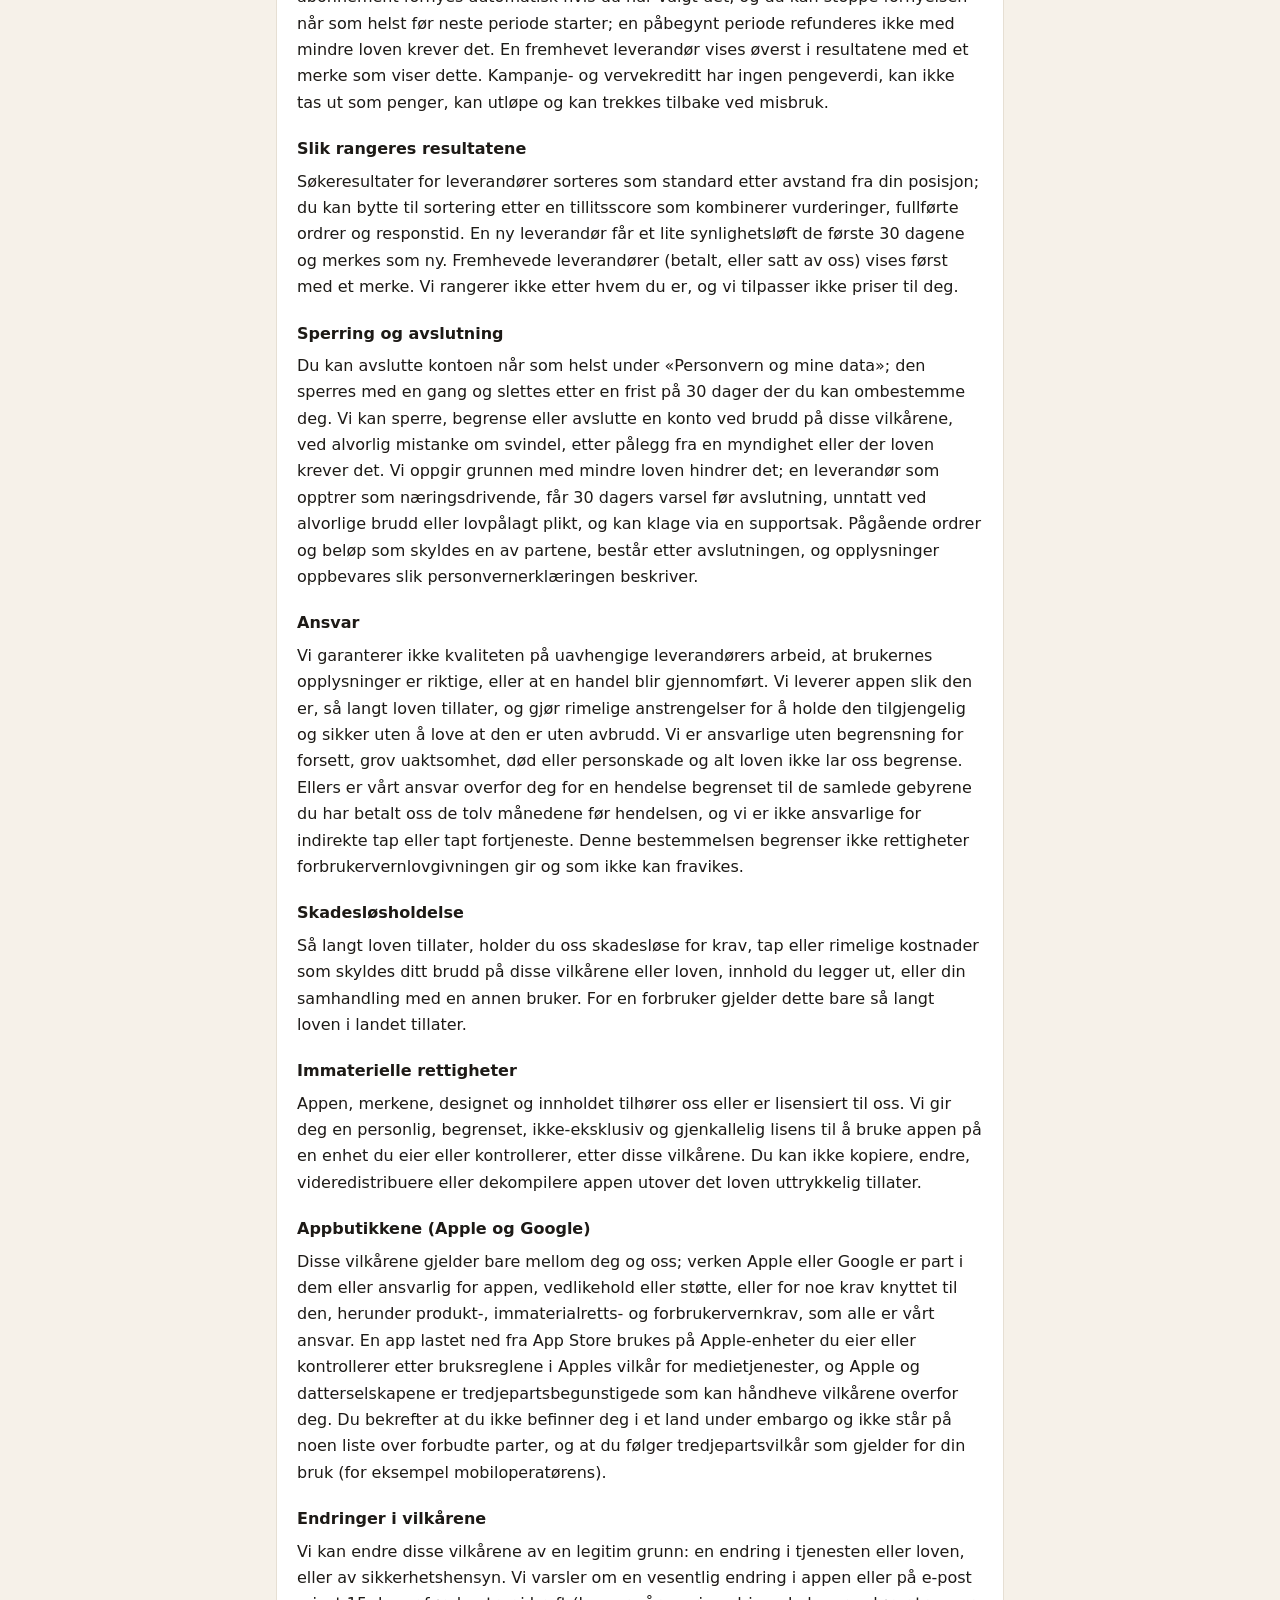
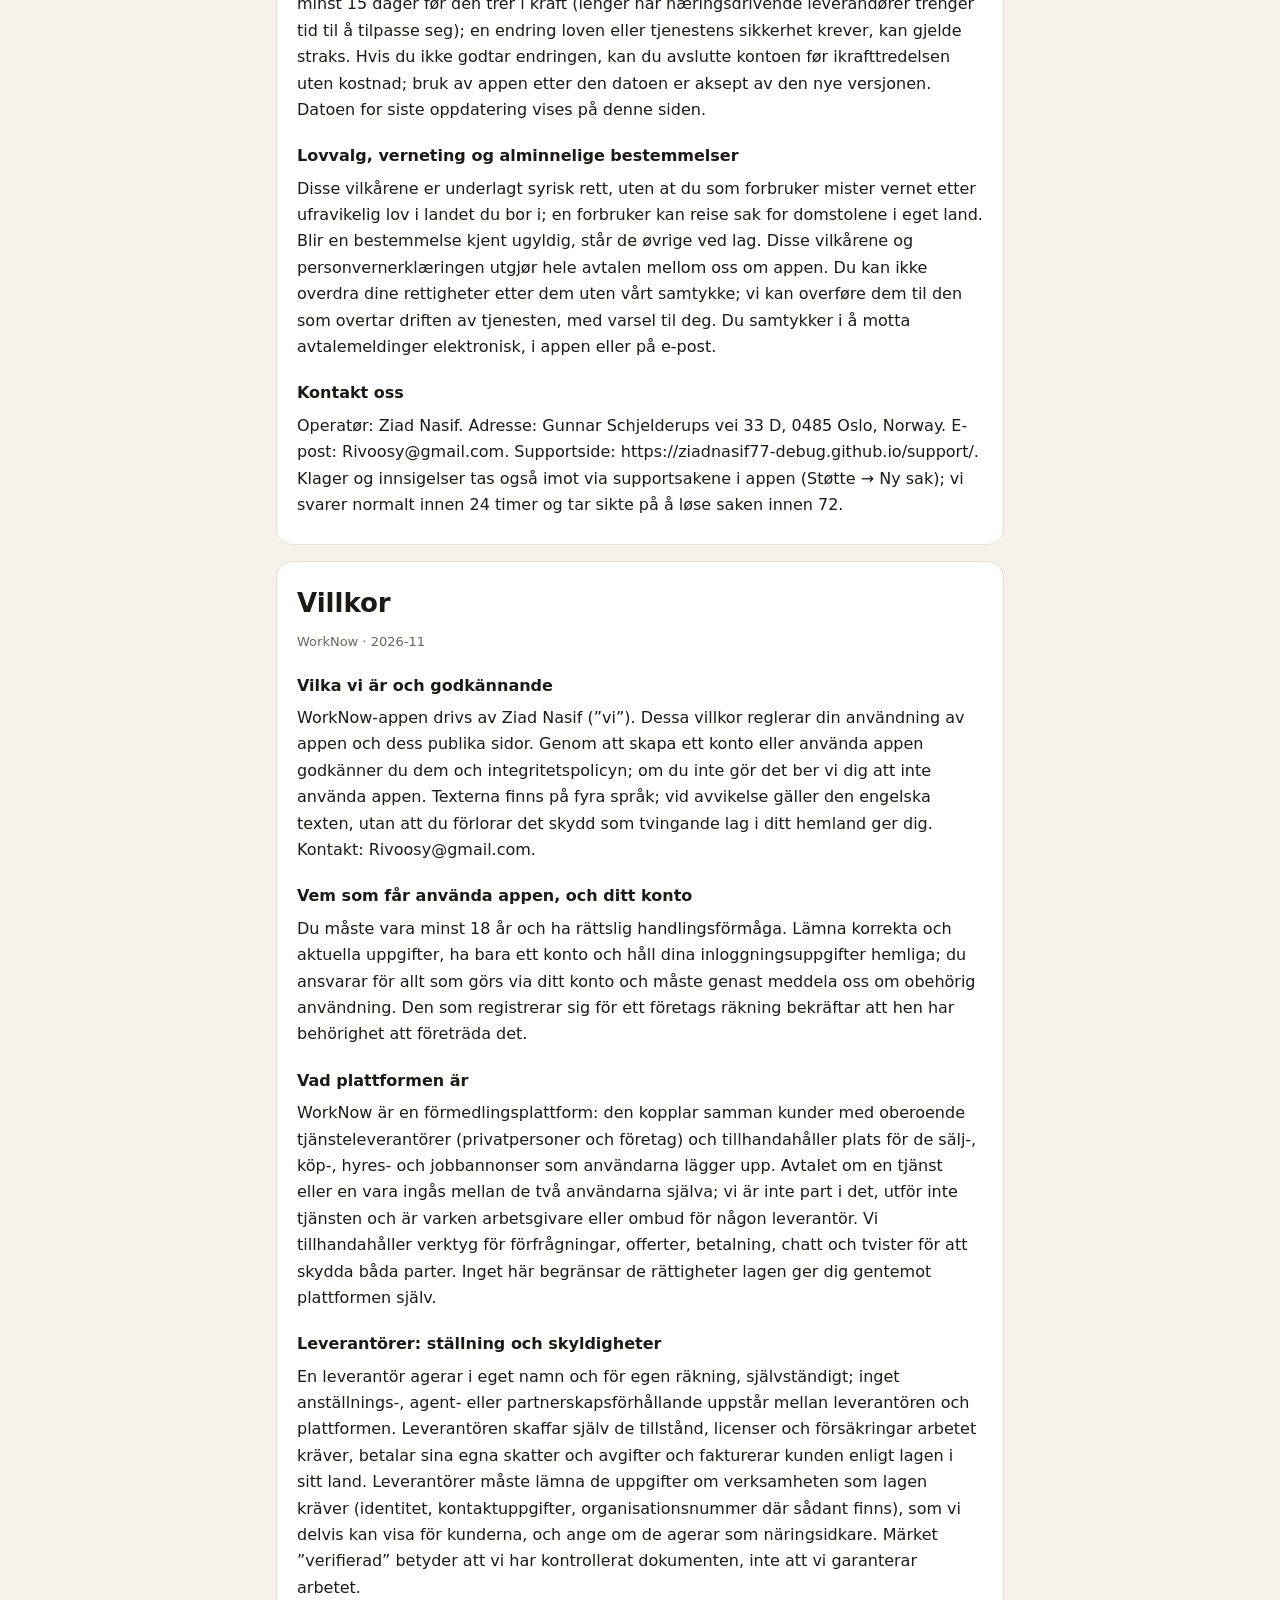
<file: terms/index.html>
<!doctype html>
<html lang="ar" dir="rtl">
<head>
<meta charset="utf-8">
<meta name="viewport" content="width=device-width, initial-scale=1">
<title>Terms &amp; Conditions — WorkNow</title>
<link rel="stylesheet" href="../style.css">
</head>
<body>
<div class="wrap">
<header><a class="brand" href="../">WorkNow</a><nav class="langs"><a href="#ar" lang="ar">العربية</a><a href="#en" lang="en">English</a><a href="#no" lang="no">Norsk</a><a href="#sv" lang="sv">Svenska</a></nav></header>
<nav class="pages"><a href="../privacy/">سياسة الخصوصية · Privacy Policy</a><a href="../terms/">الشروط والأحكام · Terms &amp; Conditions</a><a href="../support/">الدعم · Support</a><a href="../delete-account/">حذف الحساب · Delete Account</a></nav>
<section class="lang" id="ar" lang="ar" dir="rtl">
<h1>الشروط والأحكام</h1>
<p class="meta">WorkNow · 2026-11</p>
<h3>من نحن وقبول الشروط</h3><p>يُشغَّل تطبيق WorkNow من قِبل Ziad Nasif («نحن»). تحكم هذه الشروط استخدامك للتطبيق وصفحاته العامة. بإنشاء حساب أو باستخدام التطبيق فإنك توافق عليها وعلى سياسة الخصوصية؛ وإن لم توافق فلا تستخدم التطبيق. النصوص متاحة بأربع لغات، وعند اختلافها يُعتمد النص الإنجليزي دون المساس بالحماية التي يمنحها لك القانون الملزم في بلد إقامتك. للتواصل: Rivoosy@gmail.com.</p><h3>الأهلية والحساب</h3><p>يجب أن يكون عمرك 18 عامًا فأكثر وأن تتمتع بالأهلية القانونية للتعاقد. التزم بتقديم معلومات صحيحة ومحدّثة، واحتفظ بحساب واحد، وحافظ على سرية بيانات دخولك؛ فأنت مسؤول عن كل ما يجري عبر حسابك، وأبلغنا فورًا عن أي استخدام غير مصرّح به. من يسجّل باسم شركة يقرّ بأنه مخوَّل بتمثيلها.</p><h3>طبيعة المنصّة</h3><p>WorkNow منصّة وسيطة: تربط العملاء بمزوّدي خدمات مستقلين (أفراد وشركات)، وتستضيف إعلانات البيع والشراء والتأجير وإعلانات الوظائف التي ينشرها المستخدمون. العقد الخاص بالخدمة أو بالسلعة يُبرم بين المستخدمَين أنفسهما؛ نحن لسنا طرفًا فيه، ولا ننفّذ الخدمة، ولسنا صاحب عمل أو وكيلًا لأي مزوّد. نوفّر أدوات الطلب والعروض والدفع والمحادثة والنزاعات لحماية الطرفين. لا يحدّ أي بند هنا من الحقوق التي يمنحك القانون إياها تجاه المنصّة نفسها.</p><h3>مزوّدو الخدمات: صفتهم والتزاماتهم</h3><p>يعمل مزوّد الخدمة باسمه ولحسابه بصفة مستقلة، ولا تنشأ بينه وبين المنصّة علاقة عمل أو وكالة أو شراكة. يتحمّل وحده الحصول على التراخيص والتصاريح والتأمين اللازمة لعمله، وضرائبه ورسومه، وإصدار الفواتير للعميل وفق قانون بلده. يلتزم بتقديم ما يفرضه القانون من معلومات عن نشاطه (الهوية، وسائل الاتصال، السجل التجاري إن وُجد) ويجوز لنا عرض بعضها للعملاء، وعليه أن يصرّح ما إذا كان يعمل بصفة تجارية. تعني شارة «موثّق» أننا راجعنا وثائقه، لا أننا نضمن عمله.</p><h3>الطلبات والعروض وإبرام العقد</h3><p>الطلب الذي ينشره العميل دعوة لتقديم عروض، والعرض الذي يرسله المزوّد إيجاب بالسعر المذكور. بقبول العميل العرض يُبرم العقد بين العميل والمزوّد بذلك السعر وبالوصف المتفق عليه في الطلب والمحادثة. يُعرض قبل التأكيد السعر الإجمالي وما إذا كان يشمل الضريبة، ونسبة عمولة المنصّة التي يتحمّلها المزوّد، وأي رسوم أخرى. لا يجوز للمزوّد تعديل عرضه بعد قبوله.</p><h3>الدفع واحتجاز المبلغ</h3><p>الدفع بالبطاقة أو Apple Pay أو Vipps (في النرويج) يتم على صفحات مزوّدي دفع مرخّصين (Tap Payments وVipps)، ولا نطّلع على رقم بطاقتك ولا نخزّنه. عند قبول العرض يُحتجَز المبلغ لدى مزوّد الدفع ولا يُحوَّل للمزوّد إلا بعد تأكيد العميل إتمام الخدمة، أو بقرار النزاع. المنصّة ليست بنكًا ولا مؤسسة دفع؛ والمبلغ المحتجز ليس وديعة ولا يستحق فائدة. عند الدفع نقدًا يدفع العميل للمزوّد مباشرة عند الإتمام ولا يُحتجَز شيء.</p><h3>العمولة والسحب ورصيد المزوّد</h3><p>تستحق المنصّة على المزوّد عمولة عن كل طلب مكتمل بالنسبة المعروضة عند قبول العرض. في الطلب المدفوع بالبطاقة تُخصم العمولة قبل إضافة الصافي إلى محفظة المزوّد؛ وفي الطلب النقدي تُسجَّل دينًا على المزوّد يُسوّى من رصيده أو يُحصَّل بالطريقة المتّبعة في بلده، ويجوز لنا إيقاف استقبال طلبات جديدة ما دام الدين قائمًا. يطلب المزوّد سحب رصيده إلى الحساب البنكي (آيبان) المسجّل باسمه عند بلوغ الحد الأدنى المعروض في التطبيق، ويُحوَّل خلال المدة المعلنة بعد أي تحقق يوجبه القانون أو منع الاحتيال. يحق لنا المقاصة بين ما نستحقه وما يستحقه المزوّد.</p><h3>الإلغاء والاسترداد وحق العدول</h3><p>قبل قبول عرض: الإلغاء مجاني. بعد القبول وقبل بدء العمل: يُعاد المبلغ المحتجز بالبطاقة إلى وسيلة الدفع نفسها إن انسحب المزوّد أو ألغى العميل وفق قواعد التطبيق، ولا شيء يُعاد في الطلب النقدي لأن شيئًا لم يُدفع. بعد بدء العمل: يُعالج الأمر عبر آلية النزاعات وفق ما أُنجز فعليًا، وما يُقرَّر ردّه في طلب نقدي يعيده المزوّد للعميل مباشرة خلال المهلة المحدّدة. يصل المبلغ المسترد خلال المدة التي يحتاجها مزوّد الدفع وبنكك. للمستهلكين في المنطقة الاقتصادية الأوروبية: لك حق العدول عن العقد مع مزوّد يعمل بصفة تجارية خلال 14 يومًا؛ وبقبولك العرض تطلب صراحةً بدء الخدمة خلال هذه المدة، وتدفع مقابل ما أُنجز إن عدلت أثناءها، ويسقط الحق باكتمال الخدمة.</p><h3>النزاعات</h3><p>يمكن لأي من الطرفين رفع نزاع من صفحة الطلب خلال المدة المعروضة فيها. يراجع فريقنا ما يقدّمه الطرفان من أدلة ويقرّر تحويل المبلغ المحتجز أو ردّه كليًا أو جزئيًا، ويبلغ الطرفين بالقرار وأسبابه. هذا القرار آلية تعاقدية تخص التصرف في المبلغ المحتجز فقط، ولا يحرمك من اللجوء إلى القضاء أو إلى جهة فضّ منازعات المستهلك في بلدك (مثل Forbrukertilsynet في النرويج وARN في السويد). منصّة الاتحاد الأوروبي لتسوية المنازعات عبر الإنترنت أُغلقت في 2025 ولم تعد متاحة.</p><h3>إعلانات البيع والشراء والتأجير والوظائف</h3><p>ينشر المستخدم إعلان بيع أو شراء أو تأجير أو إعلان وظيفة على مسؤوليته، ويضمن صحة الوصف وملكيته لما يعرضه أو حقّه في عرضه. نحن نستضيف الإعلان ولا نبيع ولا نؤجّر ولا نوظّف. الصفقة بين شخصين غير تاجرين لا تخضع لقواعد حماية المستهلك. يُحظر الإعلان عن سلع أو خدمات مخالفة للقانون. يجب أن تلتزم إعلانات الوظائف بقوانين العمل ومنع التمييز، ولا تُشارَك السيرة الذاتية للمتقدّم إلا مع صاحب الإعلان الذي تقدّم إليه.</p><h3>التقييمات والمحتوى والإشراف</h3><p>بنشر محتوى (صور، نصوص، إعلانات، تقييمات) تمنحنا ترخيصًا غير حصري ومجانيًا لعرضه داخل الخدمة بقدر ما يلزم لتشغيلها. يجب أن يكون المحتوى قانونيًا وصادقًا ومحترمًا وألّا ينتهك حقوق الغير. لا نقبل تقييمًا إلا من طرفَي طلب مكتمل، وهذه هي طريقتنا للتحقق من أن التقييمات صادرة عن تجربة حقيقية. يجوز لنا إزالة محتوى أو إخفاء تقييم أو تقييد حساب عند مخالفة هذه الشروط أو القانون، مع بيان السبب حيث يوجبه القانون. تُفحص رسائل المحادثة آليًا للكشف عن تبادل وسائل الاتصال قبل إتمام الخدمة حمايةً للمبلغ المحتجز وللطرفين. يمكنك الإبلاغ عن أي محتوى أو مستخدم من داخل التطبيق.</p><h3>الاستخدام المحظور</h3><p>يُحظر: الالتفاف على المنصّة أو نقل التعامل أو الدفع خارجها قبل إتمام الخدمة لتفادي العمولة؛ الاحتيال أو انتحال الشخصية أو تقديم وثائق مزوّرة؛ إنشاء حسابات متعددة أو إساءة استخدام برنامج الإحالة؛ التحرّش أو التهديد أو التمييز؛ طلب أو تقديم خدمات غير قانونية؛ استخدام بيانات مستخدم آخر لغير غرض الطلب؛ استخدام برامج آلية أو جمع البيانات أو محاولة اختراق التطبيق أو تعطيله.</p><h3>الاشتراكات والترويج والأرصدة والإحالات</h3><p>يمكن للمزوّد شراء اشتراك أو ترويج («مميّز») بالسعر المعروض، ويُدفع عبر مزوّد الدفع وتبدأ المدة عند الدفع. يتجدّد الاشتراك تلقائيًا إن اخترت ذلك، ويمكنك إيقاف التجديد في أي وقت قبل بداية المدة التالية؛ ولا تُستردّ مدة بدأت إلا حيث يوجب القانون ذلك. يظهر المزوّد المميّز في صدارة النتائج مع شارة تبيّن ذلك. الأرصدة الترويجية وأرصدة الإحالة ليس لها قيمة نقدية ولا تُسحب نقدًا، وقد تنتهي صلاحيتها، ويجوز سحبها عند إساءة الاستخدام.</p><h3>كيف نرتّب النتائج</h3><p>تُرتَّب نتائج البحث عن المزوّدين افتراضيًا بحسب المسافة من موقعك، ويمكنك اختيار الترتيب بحسب مؤشر الثقة الذي يجمع التقييمات وعدد الطلبات المكتملة وسرعة الاستجابة. يحصل المزوّد الجديد على دفعة ظهور بسيطة خلال أول 30 يومًا ويُعلَّم بأنه جديد. المزوّدون المميّزون (بمقابل مادي أو بقرار منّا) يظهرون أولًا مع شارة. لا نرتّب النتائج بحسب شخصك ولا نخصّص الأسعار بحسبه.</p><h3>تعليق الحساب وإنهاؤه</h3><p>يمكنك إغلاق حسابك في أي وقت من «الخصوصية وبياناتي»؛ يُعلَّق فورًا ويُحذف بعد مهلة 30 يومًا يمكنك خلالها التراجع. يجوز لنا تعليق الحساب أو تقييده أو إنهاؤه عند مخالفة هذه الشروط، أو الاشتباه الجدي بالاحتيال، أو بطلب من جهة مختصة، أو إذا أوجب القانون ذلك. نبلغك بالسبب ما لم يمنعنا القانون؛ ولمزوّد الخدمة الذي يعمل بصفة تجارية نعطي إشعارًا قبل 30 يومًا من الإنهاء إلا في حالات المخالفة الجسيمة أو الالتزام القانوني، ويمكنه الاعتراض عبر تذكرة دعم. تبقى الطلبات الجارية والمبالغ المستحقة لأي طرف قائمة بعد الإنهاء، وتُحفظ السجلات كما تبيّنه سياسة الخصوصية.</p><h3>المسؤولية</h3><p>لا نضمن جودة عمل المزوّدين المستقلين ولا صحة ما يصرّح به المستخدمون ولا إتمام أي صفقة. نقدّم التطبيق بالحالة التي هو عليها بقدر ما يسمح به القانون، ونبذل جهدًا معقولًا لإبقائه متاحًا وآمنًا دون ضمان خلوّه من الانقطاع. نظل مسؤولين دون حدّ عن العمد والإهمال الجسيم وعن الوفاة أو الإصابة الجسدية وعن كل ما لا يجيز القانون تحديده. فيما عدا ذلك تقتصر مسؤوليتنا تجاهك عن أي واقعة على مجموع الرسوم التي دفعتها لنا في الاثني عشر شهرًا السابقة لها، ولا نسأل عن الخسائر غير المباشرة أو فوات الربح. لا يحدّ هذا البند من الحقوق التي يمنحها قانون حماية المستهلك ولا يمكن التنازل عنها.</p><h3>التعويض</h3><p>بقدر ما يسمح به القانون، تعوّضنا عن أي مطالبة أو خسارة أو تكلفة معقولة تنشأ عن مخالفتك لهذه الشروط أو للقانون، أو عن المحتوى الذي تنشره، أو عن تعاملك مع مستخدم آخر. لا يسري هذا على المستهلك إلا بقدر ما يقرّه قانون بلده.</p><h3>الملكية الفكرية</h3><p>التطبيق وعلاماته وتصميمه ومحتواه ملك لنا أو مرخّص لنا. نمنحك ترخيصًا شخصيًا محدودًا غير حصري وقابلًا للإلغاء لاستخدام التطبيق على جهاز تملكه أو تتحكّم فيه وفق هذه الشروط. لا يجوز نسخ التطبيق أو تعديله أو إعادة توزيعه أو عكس هندسته إلا بقدر ما يبيحه القانون صراحةً.</p><h3>متاجر التطبيقات (Apple وGoogle)</h3><p>هذه الشروط بينك وبيننا فقط؛ وليست Apple ولا Google طرفًا فيها ولا مسؤولة عن التطبيق أو صيانته أو دعمه أو عن أي مطالبة تتعلق به، بما فيها مطالبات المنتج والملكية الفكرية وحماية المستهلك؛ فنحن المسؤولون عن ذلك كله. يُستخدم التطبيق المحمَّل من App Store على أجهزة Apple التي تملكها أو تتحكّم فيها وفق قواعد الاستخدام في شروط خدمات Apple، وتُعدّ Apple وشركاتها التابعة مستفيدًا ثالثًا من هذه الشروط يحق لها إنفاذها تجاهك. تقرّ بأنك لست في بلد خاضع لحظر وبأنك غير مدرج في قوائم الأطراف المحظورة، وتلتزم بشروط الغير التي تسري على استخدامك (مثل شروط مشغّل الاتصالات).</p><h3>تعديل الشروط</h3><p>قد نعدّل هذه الشروط لسبب مشروع: تغيير في الخدمة أو في القانون، أو لأغراض الأمان. نبلغك بالتعديل الجوهري داخل التطبيق أو بالبريد قبل 15 يومًا على الأقل من سريانه (أو مدة أطول إن احتاج المزوّدون التجاريون وقتًا للتكيّف)، ويسري فورًا ما يفرضه القانون أو يقتضيه أمن الخدمة. إن لم توافق فلك إغلاق حسابك قبل تاريخ السريان دون أي رسوم؛ ويُعدّ استخدامك التطبيق بعد ذلك التاريخ موافقةً على النسخة الجديدة. يُعرض تاريخ آخر تحديث في هذه الصفحة.</p><h3>القانون الواجب التطبيق والاختصاص وأحكام عامة</h3><p>تخضع هذه الشروط للقوانين السورية، دون حرمانك إن كنت مستهلكًا من الحماية التي يمنحها لك القانون الملزم في بلد إقامتك؛ وللمستهلك رفع دعواه أمام محاكم بلد إقامته. إذا تبيّن بطلان بند فلا يؤثر ذلك في باقي البنود. تشكّل هذه الشروط وسياسة الخصوصية كامل الاتفاق بيننا بشأن التطبيق. لا يجوز لك التنازل عن حقوقك بموجبها دون موافقتنا، ويجوز لنا نقلها إلى من يخلفنا في تشغيل الخدمة مع إبلاغك. توافق على تلقّي الإشعارات التعاقدية إلكترونيًا داخل التطبيق أو بالبريد.</p><h3>التواصل معنا</h3><p>المشغّل: Ziad Nasif. العنوان: Gunnar Schjelderups vei 33 D, 0485 Oslo, Norway. البريد: Rivoosy@gmail.com. صفحة الدعم: https://ziadnasif77-debug.github.io/support/. تُستقبل الشكاوى والاعتراضات أيضًا عبر تذاكر الدعم داخل التطبيق (الدعم ← تذكرة جديدة)؛ نرد عادةً خلال 24 ساعة ونسعى للحسم خلال 72 ساعة.</p>
</section>
<section class="lang" id="en" lang="en" dir="ltr">
<h1>Terms &amp; Conditions</h1>
<p class="meta">WorkNow · 2026-11</p>
<h3>Who we are and acceptance</h3><p>The WorkNow app is operated by Ziad Nasif (“we”). These Terms govern your use of the app and its public pages. By creating an account or using the app you accept them and the Privacy Policy; if you do not, do not use the app. The texts are offered in four languages; where they differ, the English text prevails, without depriving you of the protection of the mandatory law of your country of residence. Contact: Rivoosy@gmail.com.</p><h3>Eligibility and your account</h3><p>You must be at least 18 and have the legal capacity to contract. Give accurate, up-to-date information, keep a single account and keep your sign-in details secret; you are responsible for everything done through your account, and must tell us at once about any unauthorised use. Whoever registers on behalf of a company confirms they are authorised to act for it.</p><h3>What the platform is</h3><p>WorkNow is an intermediary platform: it connects customers with independent service providers (individuals and companies) and hosts the sale, purchase, rental and job listings its users post. The contract for a service or an item is concluded between the two users themselves; we are not a party to it, do not perform the service, and are neither the employer nor the agent of any provider. We provide the request, quote, payment, chat and dispute tools to protect both sides. Nothing here limits the rights the law gives you against the platform itself.</p><h3>Providers: their status and obligations</h3><p>A provider acts in their own name and for their own account, independently; no employment, agency or partnership arises between a provider and the platform. The provider alone obtains the licences, permits and insurance their work needs, pays their own taxes and fees, and invoices the customer as the law of their country requires. Providers must give the business information the law requires (identity, contact details, trade-register number where one exists), some of which we may show to customers, and must state whether they act in a commercial capacity. A “verified” badge means we checked their documents, not that we guarantee their work.</p><h3>Requests, quotes and the contract</h3><p>A request a customer posts is an invitation to make offers; the quote a provider sends is an offer at the stated price. When the customer accepts a quote, the contract between customer and provider is formed at that price and on the description agreed in the request and the chat. Before you confirm, the app shows the total price and whether it includes tax, the platform commission the provider bears, and any other fee. A provider may not change a quote once it is accepted.</p><h3>Payment and the hold</h3><p>Card, Apple Pay and Vipps (Norway) payments are made on the pages of licensed payment providers (Tap Payments, Vipps); we never see or store your card number. When a quote is accepted the amount is held by the payment provider and released to the provider only after the customer confirms completion, or as a dispute decides. The platform is not a bank or a payment institution; a held amount is not a deposit and bears no interest. When paying cash, the customer pays the provider directly on completion and nothing is held.</p><h3>Commission, payouts and the provider balance</h3><p>The platform earns from the provider a commission on each completed order, at the rate shown when the quote was accepted. On a card order the commission is deducted before the net amount is added to the provider’s wallet; on a cash order it is recorded as a debt of the provider, settled from their balance or collected the way the platform arranges in their country, and we may pause new orders while the debt is outstanding. A provider requests a payout to the bank account (IBAN) registered in their name once the minimum shown in the app is reached; it is transferred within the stated time after any checks the law or fraud prevention requires. We may set off what we are owed against what we owe.</p><h3>Cancellation, refunds and the right of withdrawal</h3><p>Before a quote is accepted: cancelling is free. After acceptance and before work starts: a held card amount is refunded to the same payment method if the provider withdraws or the customer cancels under the app’s rules, and a cash order has nothing to refund because nothing was paid. After work starts: the case goes through the dispute process based on what was actually delivered, and an amount decided back on a cash order is handed to the customer by the provider within the set deadline. A refund reaches you in the time the payment provider and your bank need. Consumers in the EEA: you have a 14-day right to withdraw from a contract with a provider acting as a trader; by accepting a quote you expressly ask for the service to begin within that period, you pay for what was performed if you withdraw during it, and the right ends once the service is fully performed.</p><h3>Disputes</h3><p>Either party may open a dispute from the order page within the period shown there. Our team reviews the evidence both sides submit and decides whether the held amount is released or refunded, in full or in part, and tells both parties the decision and its reasons. That decision is a contractual mechanism about the held amount only; it does not take away your right to go to court or to the consumer dispute body of your country (for example Forbrukertilsynet in Norway or ARN in Sweden). The EU online dispute resolution platform closed in 2025 and is no longer available.</p><h3>Sale, purchase, rental and job listings</h3><p>A user posts a sale, purchase, rental or job listing at their own responsibility and warrants that the description is true and that they own, or have the right to offer, what they list. We host the listing; we do not sell, rent or hire. A deal between two private persons is not covered by consumer-protection rules. Listing goods or services that are illegal is prohibited. Job listings must comply with employment and anti-discrimination law, and an applicant’s CV is shared only with the employer whose listing they applied to.</p><h3>Reviews, content and moderation</h3><p>By posting content (photos, text, listings, reviews) you grant us a non-exclusive, royalty-free licence to display it within the service as far as running it requires. Content must be lawful, truthful and respectful and must not infringe anyone’s rights. We accept a review only from the two parties to a completed order; that is how we ensure reviews come from a genuine experience. We may remove content, hide a review or restrict an account that breaks these Terms or the law, stating the reason where the law requires it. Chat messages are screened automatically for contact details exchanged before completion, to protect the held amount and both parties. You can report any content or user from inside the app.</p><h3>Prohibited conduct</h3><p>You must not: circumvent the platform or move dealings or payment off it before the service is completed to avoid the commission; defraud, impersonate anyone or submit forged documents; create multiple accounts or abuse the referral programme; harass, threaten or discriminate; request or offer illegal services; use another user’s data for any purpose other than the order; use bots, scrape data, or try to break into or disrupt the app.</p><h3>Subscriptions, boosts, credits and referrals</h3><p>A provider may buy a subscription or a “featured” boost at the price shown; it is paid through the payment provider and the period starts at payment. A subscription renews automatically if you chose that, and you can stop renewal at any time before the next period starts; a period that has started is not refunded except where the law requires it. A featured provider appears at the top of results with a badge saying so. Promotional and referral credits have no cash value, cannot be withdrawn as money, may expire, and may be withdrawn on abuse.</p><h3>How results are ranked</h3><p>Provider search results are ordered by default by distance from your location; you can switch to ordering by a trust score that combines ratings, completed orders and response speed. A newly joined provider gets a small visibility boost for their first 30 days and is marked as new. Featured providers (paid, or set by us) appear first with a badge. We do not rank results by who you are, and we do not personalise prices.</p><h3>Suspension and termination</h3><p>You may close your account at any time from “Privacy &amp; my data”; it is suspended at once and deleted after a 30-day grace period during which you can change your mind. We may suspend, restrict or terminate an account for a breach of these Terms, a serious suspicion of fraud, a request from a competent authority, or where the law requires it. We tell you the reason unless the law prevents it; a provider acting in a commercial capacity receives 30 days’ notice before termination, except in cases of serious breach or legal obligation, and may object through a support ticket. Ongoing orders and amounts owed to either side survive termination, and records are kept as the Privacy Policy describes.</p><h3>Liability</h3><p>We do not guarantee the quality of independent providers’ work, the truth of what users state, or that any deal will be completed. We provide the app as it is, as far as the law allows, and make reasonable efforts to keep it available and secure without promising it will be uninterrupted. We remain liable without limit for intent, gross negligence, death or personal injury and whatever the law does not allow us to limit. Otherwise our liability to you for any event is limited to the total fees you paid us in the twelve months before it, and we are not liable for indirect loss or lost profit. This clause does not limit rights that consumer-protection law grants and that cannot be waived.</p><h3>Indemnity</h3><p>To the extent the law allows, you will compensate us for any claim, loss or reasonable cost arising from your breach of these Terms or the law, from content you post, or from your dealings with another user. For a consumer this applies only as far as the law of their country permits.</p><h3>Intellectual property</h3><p>The app, its marks, design and content belong to us or are licensed to us. We grant you a personal, limited, non-exclusive, revocable licence to use the app on a device you own or control, under these Terms. You may not copy, modify, redistribute or reverse-engineer the app except as the law expressly allows.</p><h3>App stores (Apple and Google)</h3><p>These Terms are between you and us only; neither Apple nor Google is a party to them or responsible for the app, its maintenance or support, or any claim relating to it, including product, intellectual-property and consumer-protection claims, all of which are our responsibility. An app downloaded from the App Store is used on Apple devices you own or control under the usage rules in Apple’s media services terms, and Apple and its subsidiaries are third-party beneficiaries of these Terms entitled to enforce them against you. You confirm you are not located in an embargoed country and are not on any prohibited-parties list, and you will comply with third-party terms that apply to your use (such as your carrier’s).</p><h3>Changes to these Terms</h3><p>We may change these Terms for a legitimate reason: a change in the service or in the law, or for security. We notify you of a material change in the app or by e-mail at least 15 days before it takes effect (longer where commercial providers need time to adapt); a change the law or the security of the service requires may apply at once. If you do not agree, you may close your account before the effective date at no charge; using the app after that date is acceptance of the new version. The date of the last update is shown on this page.</p><h3>Governing law, jurisdiction and general terms</h3><p>These Terms are governed by the laws of Syria, without depriving you, if you are a consumer, of the protection of the mandatory law of your country of residence; a consumer may bring a claim before the courts of their own country. If a clause is found invalid, the others stand. These Terms and the Privacy Policy are the entire agreement between us about the app. You may not assign your rights under them without our consent; we may transfer them to a successor operating the service, with notice to you. You agree to receive contractual notices electronically, in the app or by e-mail.</p><h3>Contact us</h3><p>Operator: Ziad Nasif. Address: Gunnar Schjelderups vei 33 D, 0485 Oslo, Norway. E-mail: Rivoosy@gmail.com. Support page: https://ziadnasif77-debug.github.io/support/. Complaints and objections are also taken through the in-app support tickets (Support → New ticket); we usually answer within 24 hours and aim to resolve within 72.</p>
</section>
<section class="lang" id="no" lang="no" dir="ltr">
<h1>Vilkår og betingelser</h1>
<p class="meta">WorkNow · 2026-11</p>
<h3>Hvem vi er og aksept</h3><p>WorkNow-appen drives av Ziad Nasif («vi»). Disse vilkårene regulerer din bruk av appen og de offentlige sidene. Ved å opprette en konto eller bruke appen godtar du dem og personvernerklæringen; hvis ikke, ber vi deg om ikke å bruke appen. Tekstene finnes på fire språk; ved avvik gjelder den engelske teksten, uten at du mister vernet etter ufravikelig lov i landet du bor i. Kontakt: Rivoosy@gmail.com.</p><h3>Hvem som kan bruke appen, og kontoen din</h3><p>Du må være minst 18 år og ha rettslig handleevne. Oppgi korrekte og oppdaterte opplysninger, ha bare én konto og hold påloggingsopplysningene hemmelige; du er ansvarlig for alt som gjøres via kontoen din, og må straks melde fra om uautorisert bruk. Den som registrerer seg på vegne av en bedrift, bekrefter å ha fullmakt til det.</p><h3>Hva plattformen er</h3><p>WorkNow er en formidlingsplattform: den knytter kunder til uavhengige tjenesteleverandører (privatpersoner og bedrifter) og huser salgs-, kjøps-, leie- og stillingsannonser som brukerne legger ut. Avtalen om en tjeneste eller en vare inngås mellom de to brukerne selv; vi er ikke part i den, utfører ikke tjenesten og er verken arbeidsgiver eller agent for noen leverandør. Vi tilbyr verktøy for forespørsler, tilbud, betaling, chat og tvister for å beskytte begge parter. Ingenting her begrenser rettighetene loven gir deg overfor plattformen selv.</p><h3>Leverandører: status og plikter</h3><p>En leverandør opptrer i eget navn og for egen regning, uavhengig; det oppstår ikke noe arbeids-, agent- eller partnerforhold mellom leverandøren og plattformen. Leverandøren skaffer selv nødvendige løyver, tillatelser og forsikringer, betaler egne skatter og avgifter og fakturerer kunden slik loven i landet krever. Leverandører må oppgi de opplysningene om virksomheten loven krever (identitet, kontaktopplysninger, organisasjonsnummer der det finnes), som vi delvis kan vise kundene, og må opplyse om de opptrer som næringsdrivende. Merket «verifisert» betyr at vi har kontrollert dokumentene, ikke at vi garanterer arbeidet.</p><h3>Forespørsler, tilbud og avtalen</h3><p>En forespørsel en kunde legger ut, er en oppfordring til å gi tilbud; tilbudet en leverandør sender, er et bindende tilbud til oppgitt pris. Når kunden aksepterer et tilbud, inngås avtalen mellom kunde og leverandør til den prisen og med beskrivelsen som er avtalt i forespørselen og chatten. Før du bekrefter, viser appen totalprisen og om den inkluderer avgift, plattformprovisjonen leverandøren bærer, og eventuelle andre gebyrer. En leverandør kan ikke endre et tilbud etter at det er akseptert.</p><h3>Betaling og tilbakeholdt beløp</h3><p>Betaling med kort, Apple Pay og Vipps (Norge) skjer på sidene til lisensierte betalingsleverandører (Tap Payments, Vipps); vi ser aldri kortnummeret ditt og lagrer det ikke. Når et tilbud aksepteres, holdes beløpet hos betalingsleverandøren og utbetales til leverandøren først når kunden bekrefter at arbeidet er fullført, eller slik en tvist avgjør. Plattformen er ikke en bank eller et betalingsforetak; et tilbakeholdt beløp er ikke et innskudd og gir ikke renter. Ved kontant betaling betaler kunden leverandøren direkte ved fullføring, og ingenting holdes tilbake.</p><h3>Provisjon, utbetalinger og leverandørens saldo</h3><p>Plattformen tar en provisjon fra leverandøren for hver fullførte ordre, etter satsen som ble vist da tilbudet ble akseptert. Ved en kortordre trekkes provisjonen før nettobeløpet legges i leverandørens lommebok; ved en kontantordre føres den som gjeld for leverandøren, gjøres opp fra saldoen eller kreves inn slik plattformen ordner det i landet, og vi kan stanse nye ordrer mens gjelden står ubetalt. En leverandør ber om utbetaling til bankkontoen (IBAN) registrert i eget navn når minstebeløpet som vises i appen er nådd; den overføres innen oppgitt tid etter de kontrollene loven eller svindelforebygging krever. Vi kan motregne det vi har til gode mot det vi skylder.</p><h3>Kansellering, refusjon og angrerett</h3><p>Før et tilbud er akseptert: kansellering er gratis. Etter aksept og før arbeidet starter: et tilbakeholdt kortbeløp refunderes til samme betalingsmåte hvis leverandøren trekker seg eller kunden kansellerer etter appens regler, og en kontantordre har ikke noe å refundere fordi ingenting er betalt. Etter at arbeidet har startet: saken går gjennom tvisteprosessen ut fra hva som faktisk er levert, og et beløp som besluttes tilbake ved en kontantordre gir leverandøren direkte til kunden innen fristen. En refusjon når deg innen den tiden betalingsleverandøren og banken din trenger. Forbrukere i EØS: du har 14 dagers angrerett på en avtale med en leverandør som opptrer som næringsdrivende; ved å akseptere et tilbud ber du uttrykkelig om at tjenesten starter innen fristen, du betaler for det som er utført hvis du angrer underveis, og angreretten faller bort når tjenesten er fullt utført.</p><h3>Tvister</h3><p>Begge parter kan åpne en tvist fra ordresiden innen fristen som vises der. Teamet vårt vurderer bevisene begge sider legger fram og avgjør om det tilbakeholdte beløpet utbetales eller refunderes, helt eller delvis, og gir begge parter avgjørelsen med begrunnelse. Avgjørelsen er en avtalebasert ordning som bare gjelder det tilbakeholdte beløpet; den tar ikke fra deg retten til å gå til domstolene eller til forbrukerklageorganet i landet ditt (for eksempel Forbrukertilsynet i Norge eller ARN i Sverige). EUs plattform for nettbasert tvisteløsning ble lagt ned i 2025 og finnes ikke lenger.</p><h3>Salgs-, kjøps-, leie- og stillingsannonser</h3><p>En bruker legger ut en salgs-, kjøps-, leie- eller stillingsannonse på eget ansvar og innestår for at beskrivelsen er riktig og at de eier, eller har rett til å tilby, det som annonseres. Vi huser annonsen; vi selger, leier ut eller ansetter ikke. En handel mellom to privatpersoner omfattes ikke av forbrukervernreglene. Det er forbudt å annonsere ulovlige varer eller tjenester. Stillingsannonser må følge arbeids- og diskrimineringslovgivningen, og en søkers CV deles bare med arbeidsgiveren bak annonsen søkeren har søkt på.</p><h3>Vurderinger, innhold og moderering</h3><p>Ved å legge ut innhold (bilder, tekst, annonser, vurderinger) gir du oss en ikke-eksklusiv, vederlagsfri lisens til å vise det i tjenesten så langt driften krever. Innholdet må være lovlig, sannferdig og respektfullt og må ikke krenke andres rettigheter. Vi godtar en vurdering bare fra de to partene i en fullført ordre; slik sikrer vi at vurderinger bygger på en reell erfaring. Vi kan fjerne innhold, skjule en vurdering eller begrense en konto som bryter disse vilkårene eller loven, med begrunnelse der loven krever det. Chatmeldinger kontrolleres automatisk for kontaktopplysninger som utveksles før fullføring, for å beskytte det tilbakeholdte beløpet og begge parter. Du kan rapportere innhold eller brukere fra appen.</p><h3>Forbudt bruk</h3><p>Du må ikke: omgå plattformen eller flytte samhandling eller betaling utenfor den før tjenesten er fullført for å unngå provisjonen; bedra, utgi deg for å være noen andre eller levere forfalskede dokumenter; opprette flere kontoer eller misbruke verveprogrammet; trakassere, true eller diskriminere; be om eller tilby ulovlige tjenester; bruke en annen brukers opplysninger til noe annet enn ordren; bruke roboter, hente ut data eller forsøke å bryte deg inn i eller forstyrre appen.</p><h3>Abonnement, fremheving, kreditt og verving</h3><p>En leverandør kan kjøpe et abonnement eller en «fremhevet» plassering til oppgitt pris; det betales via betalingsleverandøren, og perioden starter ved betaling. Et abonnement fornyes automatisk hvis du har valgt det, og du kan stoppe fornyelsen når som helst før neste periode starter; en påbegynt periode refunderes ikke med mindre loven krever det. En fremhevet leverandør vises øverst i resultatene med et merke som viser dette. Kampanje- og vervekreditt har ingen pengeverdi, kan ikke tas ut som penger, kan utløpe og kan trekkes tilbake ved misbruk.</p><h3>Slik rangeres resultatene</h3><p>Søkeresultater for leverandører sorteres som standard etter avstand fra din posisjon; du kan bytte til sortering etter en tillitsscore som kombinerer vurderinger, fullførte ordrer og responstid. En ny leverandør får et lite synlighetsløft de første 30 dagene og merkes som ny. Fremhevede leverandører (betalt, eller satt av oss) vises først med et merke. Vi rangerer ikke etter hvem du er, og vi tilpasser ikke priser til deg.</p><h3>Sperring og avslutning</h3><p>Du kan avslutte kontoen når som helst under «Personvern og mine data»; den sperres med en gang og slettes etter en frist på 30 dager der du kan ombestemme deg. Vi kan sperre, begrense eller avslutte en konto ved brudd på disse vilkårene, ved alvorlig mistanke om svindel, etter pålegg fra en myndighet eller der loven krever det. Vi oppgir grunnen med mindre loven hindrer det; en leverandør som opptrer som næringsdrivende, får 30 dagers varsel før avslutning, unntatt ved alvorlige brudd eller lovpålagt plikt, og kan klage via en supportsak. Pågående ordrer og beløp som skyldes en av partene, består etter avslutningen, og opplysninger oppbevares slik personvernerklæringen beskriver.</p><h3>Ansvar</h3><p>Vi garanterer ikke kvaliteten på uavhengige leverandørers arbeid, at brukernes opplysninger er riktige, eller at en handel blir gjennomført. Vi leverer appen slik den er, så langt loven tillater, og gjør rimelige anstrengelser for å holde den tilgjengelig og sikker uten å love at den er uten avbrudd. Vi er ansvarlige uten begrensning for forsett, grov uaktsomhet, død eller personskade og alt loven ikke lar oss begrense. Ellers er vårt ansvar overfor deg for en hendelse begrenset til de samlede gebyrene du har betalt oss de tolv månedene før hendelsen, og vi er ikke ansvarlige for indirekte tap eller tapt fortjeneste. Denne bestemmelsen begrenser ikke rettigheter forbrukervernlovgivningen gir og som ikke kan fravikes.</p><h3>Skadesløsholdelse</h3><p>Så langt loven tillater, holder du oss skadesløse for krav, tap eller rimelige kostnader som skyldes ditt brudd på disse vilkårene eller loven, innhold du legger ut, eller din samhandling med en annen bruker. For en forbruker gjelder dette bare så langt loven i landet tillater.</p><h3>Immaterielle rettigheter</h3><p>Appen, merkene, designet og innholdet tilhører oss eller er lisensiert til oss. Vi gir deg en personlig, begrenset, ikke-eksklusiv og gjenkallelig lisens til å bruke appen på en enhet du eier eller kontrollerer, etter disse vilkårene. Du kan ikke kopiere, endre, videredistribuere eller dekompilere appen utover det loven uttrykkelig tillater.</p><h3>Appbutikkene (Apple og Google)</h3><p>Disse vilkårene gjelder bare mellom deg og oss; verken Apple eller Google er part i dem eller ansvarlig for appen, vedlikehold eller støtte, eller for noe krav knyttet til den, herunder produkt-, immaterialretts- og forbrukervernkrav, som alle er vårt ansvar. En app lastet ned fra App Store brukes på Apple-enheter du eier eller kontrollerer etter bruksreglene i Apples vilkår for medietjenester, og Apple og datterselskapene er tredjepartsbegunstigede som kan håndheve vilkårene overfor deg. Du bekrefter at du ikke befinner deg i et land under embargo og ikke står på noen liste over forbudte parter, og at du følger tredjepartsvilkår som gjelder for din bruk (for eksempel mobiloperatørens).</p><h3>Endringer i vilkårene</h3><p>Vi kan endre disse vilkårene av en legitim grunn: en endring i tjenesten eller loven, eller av sikkerhetshensyn. Vi varsler om en vesentlig endring i appen eller på e-post minst 15 dager før den trer i kraft (lenger når næringsdrivende leverandører trenger tid til å tilpasse seg); en endring loven eller tjenestens sikkerhet krever, kan gjelde straks. Hvis du ikke godtar endringen, kan du avslutte kontoen før ikrafttredelsen uten kostnad; bruk av appen etter den datoen er aksept av den nye versjonen. Datoen for siste oppdatering vises på denne siden.</p><h3>Lovvalg, verneting og alminnelige bestemmelser</h3><p>Disse vilkårene er underlagt syrisk rett, uten at du som forbruker mister vernet etter ufravikelig lov i landet du bor i; en forbruker kan reise sak for domstolene i eget land. Blir en bestemmelse kjent ugyldig, står de øvrige ved lag. Disse vilkårene og personvernerklæringen utgjør hele avtalen mellom oss om appen. Du kan ikke overdra dine rettigheter etter dem uten vårt samtykke; vi kan overføre dem til den som overtar driften av tjenesten, med varsel til deg. Du samtykker i å motta avtalemeldinger elektronisk, i appen eller på e-post.</p><h3>Kontakt oss</h3><p>Operatør: Ziad Nasif. Adresse: Gunnar Schjelderups vei 33 D, 0485 Oslo, Norway. E-post: Rivoosy@gmail.com. Supportside: https://ziadnasif77-debug.github.io/support/. Klager og innsigelser tas også imot via supportsakene i appen (Støtte → Ny sak); vi svarer normalt innen 24 timer og tar sikte på å løse saken innen 72.</p>
</section>
<section class="lang" id="sv" lang="sv" dir="ltr">
<h1>Villkor</h1>
<p class="meta">WorkNow · 2026-11</p>
<h3>Vilka vi är och godkännande</h3><p>WorkNow-appen drivs av Ziad Nasif (”vi”). Dessa villkor reglerar din användning av appen och dess publika sidor. Genom att skapa ett konto eller använda appen godkänner du dem och integritetspolicyn; om du inte gör det ber vi dig att inte använda appen. Texterna finns på fyra språk; vid avvikelse gäller den engelska texten, utan att du förlorar det skydd som tvingande lag i ditt hemland ger dig. Kontakt: Rivoosy@gmail.com.</p><h3>Vem som får använda appen, och ditt konto</h3><p>Du måste vara minst 18 år och ha rättslig handlingsförmåga. Lämna korrekta och aktuella uppgifter, ha bara ett konto och håll dina inloggningsuppgifter hemliga; du ansvarar för allt som görs via ditt konto och måste genast meddela oss om obehörig användning. Den som registrerar sig för ett företags räkning bekräftar att hen har behörighet att företräda det.</p><h3>Vad plattformen är</h3><p>WorkNow är en förmedlingsplattform: den kopplar samman kunder med oberoende tjänsteleverantörer (privatpersoner och företag) och tillhandahåller plats för de sälj-, köp-, hyres- och jobbannonser som användarna lägger upp. Avtalet om en tjänst eller en vara ingås mellan de två användarna själva; vi är inte part i det, utför inte tjänsten och är varken arbetsgivare eller ombud för någon leverantör. Vi tillhandahåller verktyg för förfrågningar, offerter, betalning, chatt och tvister för att skydda båda parter. Inget här begränsar de rättigheter lagen ger dig gentemot plattformen själv.</p><h3>Leverantörer: ställning och skyldigheter</h3><p>En leverantör agerar i eget namn och för egen räkning, självständigt; inget anställnings-, agent- eller partnerskapsförhållande uppstår mellan leverantören och plattformen. Leverantören skaffar själv de tillstånd, licenser och försäkringar arbetet kräver, betalar sina egna skatter och avgifter och fakturerar kunden enligt lagen i sitt land. Leverantörer måste lämna de uppgifter om verksamheten som lagen kräver (identitet, kontaktuppgifter, organisationsnummer där sådant finns), som vi delvis kan visa för kunderna, och ange om de agerar som näringsidkare. Märket ”verifierad” betyder att vi har kontrollerat dokumenten, inte att vi garanterar arbetet.</p><h3>Förfrågningar, offerter och avtalet</h3><p>En förfrågan som en kund lägger upp är en uppmaning att lämna anbud; offerten en leverantör skickar är ett anbud till angivet pris. När kunden accepterar en offert ingås avtalet mellan kund och leverantör till det priset och med den beskrivning som överenskommits i förfrågan och chatten. Innan du bekräftar visar appen totalpriset och om det inkluderar moms, den plattformsprovision leverantören bär och eventuella andra avgifter. En leverantör får inte ändra en offert efter att den accepterats.</p><h3>Betalning och kvarhållet belopp</h3><p>Betalning med kort, Apple Pay och Vipps (Norge) sker på licensierade betalleverantörers sidor (Tap Payments, Vipps); vi ser aldrig ditt kortnummer och lagrar det inte. När en offert accepteras hålls beloppet hos betalleverantören och betalas ut till leverantören först när kunden bekräftar att arbetet är slutfört, eller enligt beslutet i en tvist. Plattformen är inte en bank eller ett betalningsinstitut; ett kvarhållet belopp är inte en insättning och ger ingen ränta. Vid kontant betalning betalar kunden leverantören direkt vid slutförandet och inget hålls kvar.</p><h3>Provision, utbetalningar och leverantörens saldo</h3><p>Plattformen tar ut en provision av leverantören för varje slutförd order, enligt den sats som visades när offerten accepterades. Vid en kortorder dras provisionen innan nettobeloppet läggs i leverantörens plånbok; vid en kontantorder bokförs den som en skuld för leverantören, regleras från saldot eller tas in på det sätt plattformen ordnar i landet, och vi kan pausa nya ordrar medan skulden är obetald. En leverantör begär utbetalning till det bankkonto (IBAN) som är registrerat i eget namn när det lägsta belopp som visas i appen har nåtts; den överförs inom angiven tid efter de kontroller lagen eller bedrägeriförebyggande kräver. Vi får kvitta det vi har att fordra mot det vi är skyldiga.</p><h3>Avbokning, återbetalning och ångerrätt</h3><p>Innan en offert accepterats: avbokning är gratis. Efter accept och innan arbetet påbörjats: ett reserverat kortbelopp återbetalas till samma betalningsmetod om leverantören drar sig ur eller kunden avbokar enligt appens regler, och en kontantorder har inget att återbetala eftersom inget betalats. Efter att arbetet påbörjats: ärendet går via tvisteprocessen utifrån vad som faktiskt levererats, och ett belopp som beslutas tillbaka vid en kontantorder lämnar leverantören direkt till kunden inom den satta tiden. En återbetalning når dig inom den tid betalleverantören och din bank behöver. Konsumenter inom EES: du har 14 dagars ångerrätt på ett avtal med en leverantör som agerar som näringsidkare; genom att acceptera en offert begär du uttryckligen att tjänsten påbörjas under ångerfristen, du betalar för det som utförts om du ångrar dig under den, och ångerrätten upphör när tjänsten är helt utförd.</p><h3>Tvister</h3><p>Båda parter kan öppna en tvist från ordersidan inom den tid som visas där. Vårt team granskar den bevisning båda sidor lämnar och beslutar om det kvarhållna beloppet betalas ut eller återbetalas, helt eller delvis, och meddelar båda parter beslutet och skälen. Beslutet är en avtalsmässig mekanism som bara gäller det kvarhållna beloppet; det tar inte ifrån dig rätten att vända dig till domstol eller till konsumenttvistnämnden i ditt land (till exempel Forbrukertilsynet i Norge eller ARN i Sverige). EU:s plattform för tvistlösning online stängdes 2025 och finns inte längre.</p><h3>Sälj-, köp-, hyres- och jobbannonser</h3><p>En användare lägger upp en sälj-, köp-, hyres- eller jobbannons på eget ansvar och garanterar att beskrivningen är sann och att hen äger, eller har rätt att erbjuda, det som annonseras. Vi tillhandahåller plats för annonsen; vi säljer, hyr ut eller anställer inte. En affär mellan två privatpersoner omfattas inte av konsumentskyddsreglerna. Det är förbjudet att annonsera olagliga varor eller tjänster. Jobbannonser måste följa arbetsrätts- och diskrimineringslagstiftningen, och en sökandes CV delas bara med den arbetsgivare vars annons hen sökt till.</p><h3>Omdömen, innehåll och moderering</h3><p>Genom att lägga upp innehåll (bilder, text, annonser, omdömen) ger du oss en icke-exklusiv, royaltyfri licens att visa det i tjänsten i den mån driften kräver. Innehållet måste vara lagligt, sanningsenligt och respektfullt och får inte kränka någons rättigheter. Vi godtar ett omdöme bara från de två parterna i en slutförd order; så säkerställer vi att omdömen bygger på en verklig erfarenhet. Vi får ta bort innehåll, dölja ett omdöme eller begränsa ett konto som bryter mot dessa villkor eller lagen, med angivande av skäl där lagen kräver det. Chattmeddelanden kontrolleras automatiskt efter kontaktuppgifter som utbyts före slutförandet, för att skydda det kvarhållna beloppet och båda parter. Du kan anmäla innehåll eller användare från appen.</p><h3>Förbjuden användning</h3><p>Du får inte: kringgå plattformen eller flytta kontakt eller betalning utanför den innan tjänsten är slutförd för att undvika provisionen; bedra, utge dig för att vara någon annan eller lämna förfalskade dokument; skapa flera konton eller missbruka värvningsprogrammet; trakassera, hota eller diskriminera; begära eller erbjuda olagliga tjänster; använda en annan användares uppgifter till något annat än ordern; använda robotar, skrapa data eller försöka bryta dig in i eller störa appen.</p><h3>Prenumerationer, utvald placering, krediter och värvning</h3><p>En leverantör kan köpa en prenumeration eller en ”utvald” placering till angivet pris; den betalas via betalleverantören och perioden börjar vid betalningen. En prenumeration förnyas automatiskt om du valt det, och du kan stoppa förnyelsen när som helst innan nästa period börjar; en påbörjad period återbetalas inte utom där lagen kräver det. En utvald leverantör visas överst i resultaten med ett märke som visar detta. Kampanj- och värvningskrediter har inget kontantvärde, kan inte tas ut som pengar, kan förfalla och kan dras in vid missbruk.</p><h3>Så rangordnas resultaten</h3><p>Sökresultat för leverantörer sorteras som standard efter avstånd från din plats; du kan byta till sortering efter en förtroendepoäng som väger samman omdömen, slutförda ordrar och svarstid. En ny leverantör får en liten synlighetsökning de första 30 dagarna och märks som ny. Utvalda leverantörer (betalda, eller utsedda av oss) visas först med ett märke. Vi rangordnar inte efter vem du är, och vi anpassar inte priser efter dig.</p><h3>Avstängning och avslutning</h3><p>Du kan avsluta ditt konto när som helst under ”Integritet och mina uppgifter”; det stängs av direkt och raderas efter en frist på 30 dagar under vilken du kan ångra dig. Vi får stänga av, begränsa eller avsluta ett konto vid brott mot dessa villkor, vid allvarlig misstanke om bedrägeri, på begäran av en behörig myndighet eller där lagen kräver det. Vi anger skälet om inte lagen hindrar det; en leverantör som agerar som näringsidkare får 30 dagars varsel före avslutning, utom vid allvarliga överträdelser eller rättslig skyldighet, och kan invända via ett supportärende. Pågående ordrar och belopp som någon part är skyldig består efter avslutningen, och uppgifter sparas så som integritetspolicyn beskriver.</p><h3>Ansvar</h3><p>Vi garanterar inte kvaliteten på oberoende leverantörers arbete, att användarnas uppgifter är sanna eller att en affär blir genomförd. Vi tillhandahåller appen i befintligt skick, så långt lagen tillåter, och gör rimliga ansträngningar för att hålla den tillgänglig och säker utan att lova att den är fri från avbrott. Vi ansvarar utan begränsning för uppsåt, grov vårdslöshet, dödsfall eller personskada och allt som lagen inte låter oss begränsa. I övrigt är vårt ansvar gentemot dig för en händelse begränsat till de sammanlagda avgifter du betalat oss under de tolv månaderna före händelsen, och vi ansvarar inte för indirekta förluster eller utebliven vinst. Denna bestämmelse begränsar inte rättigheter som konsumentskyddslagstiftningen ger och som inte kan avtalas bort.</p><h3>Ersättningsskyldighet</h3><p>I den mån lagen tillåter ersätter du oss för krav, förluster eller skäliga kostnader som beror på ditt brott mot dessa villkor eller lagen, på innehåll du lägger upp eller på din kontakt med en annan användare. För en konsument gäller detta bara så långt lagen i hens land medger.</p><h3>Immateriella rättigheter</h3><p>Appen, dess märken, design och innehåll tillhör oss eller är licensierade till oss. Vi ger dig en personlig, begränsad, icke-exklusiv och återkallelig licens att använda appen på en enhet du äger eller kontrollerar, enligt dessa villkor. Du får inte kopiera, ändra, vidaredistribuera eller dekompilera appen utöver vad lagen uttryckligen tillåter.</p><h3>Appbutikerna (Apple och Google)</h3><p>Dessa villkor gäller bara mellan dig och oss; varken Apple eller Google är part i dem eller ansvarig för appen, dess underhåll eller support, eller för något krav som rör den, inklusive produkt-, immaterialrätts- och konsumentskyddskrav, som alla är vårt ansvar. En app som laddats ned från App Store används på Apple-enheter du äger eller kontrollerar enligt användningsreglerna i Apples villkor för medietjänster, och Apple och dess dotterbolag är tredjepartsförmånstagare som får göra villkoren gällande mot dig. Du bekräftar att du inte befinner dig i ett land under embargo och inte finns på någon lista över förbjudna parter, och att du följer de tredjepartsvillkor som gäller för din användning (till exempel din mobiloperatörs).</p><h3>Ändringar av villkoren</h3><p>Vi får ändra dessa villkor av ett legitimt skäl: en förändring av tjänsten eller lagen, eller av säkerhetsskäl. Vi meddelar en väsentlig ändring i appen eller via e-post minst 15 dagar innan den träder i kraft (längre när näringsidkande leverantörer behöver tid att anpassa sig); en ändring som lagen eller tjänstens säkerhet kräver kan gälla omedelbart. Om du inte godkänner ändringen kan du avsluta ditt konto före ikraftträdandet utan kostnad; användning av appen efter det datumet är ett godkännande av den nya versionen. Datumet för senaste uppdatering visas på denna sida.</p><h3>Tillämplig lag, behörig domstol och allmänna bestämmelser</h3><p>Dessa villkor lyder under syrisk lag, utan att du som konsument förlorar det skydd som tvingande lag i ditt hemland ger dig; en konsument får väcka talan vid domstol i sitt eget land. Om en bestämmelse befinns ogiltig gäller de övriga. Dessa villkor och integritetspolicyn utgör hela avtalet mellan oss om appen. Du får inte överlåta dina rättigheter enligt dem utan vårt samtycke; vi får överföra dem till den som tar över driften av tjänsten, med meddelande till dig. Du samtycker till att få avtalsmeddelanden elektroniskt, i appen eller via e-post.</p><h3>Kontakta oss</h3><p>Operatör: Ziad Nasif. Adress: Gunnar Schjelderups vei 33 D, 0485 Oslo, Norway. E-post: Rivoosy@gmail.com. Supportsida: https://ziadnasif77-debug.github.io/support/. Klagomål och invändningar tas även emot via supportärendena i appen (Support → Nytt ärende); vi svarar normalt inom 24 timmar och strävar efter att lösa ärendet inom 72.</p>
</section>
<footer>© WorkNow · <span dir="ltr">https://ziadnasif77-debug.github.io</span></footer>
</div>
</body>
</html>
</file>
<file: style.css>
:root{--primary:#00AEEF;--bg:#F6F1E9;--card:#fff;--ink:#1d1a16;--muted:#6b645a;--line:#e6dfd3}
@media (prefers-color-scheme:dark){:root{--primary:#00AEEF;--bg:#15120E;--card:#1f1b16;--ink:#f3eee6;--muted:#b3aa9c;--line:#3a332b}}
*{box-sizing:border-box}html{-webkit-text-size-adjust:100%}
body{margin:0;background:var(--bg);color:var(--ink);font:16px/1.65 system-ui,-apple-system,"Segoe UI",Tahoma,"Noto Sans Arabic",sans-serif}
.wrap{max-width:760px;margin:0 auto;padding:24px 16px 64px}
header{display:flex;align-items:center;justify-content:space-between;gap:12px;flex-wrap:wrap;margin-bottom:8px}
.brand{font-weight:800;font-size:22px;color:var(--primary);text-decoration:none}
nav.langs{display:flex;gap:6px;flex-wrap:wrap}nav.langs a{font-size:14px;padding:4px 10px;border:1px solid var(--line);border-radius:999px;color:var(--ink);text-decoration:none}
nav.pages{display:flex;gap:14px;flex-wrap:wrap;font-size:14px;margin:4px 0 20px}nav.pages a{color:var(--muted)}
section.lang{background:var(--card);border:1px solid var(--line);border-radius:16px;padding:20px;margin:16px 0}
h1{font-size:26px;margin:0 0 4px}h2{font-size:20px;margin:0 0 8px}h2.sub{margin-top:28px}h3{font-size:16px;margin:20px 0 4px}
p{margin:6px 0}ul{margin:6px 0;padding-inline-start:22px}a{color:var(--primary)}
.meta{color:var(--muted);font-size:13px}footer{color:var(--muted);font-size:13px;margin-top:32px}
</file>
